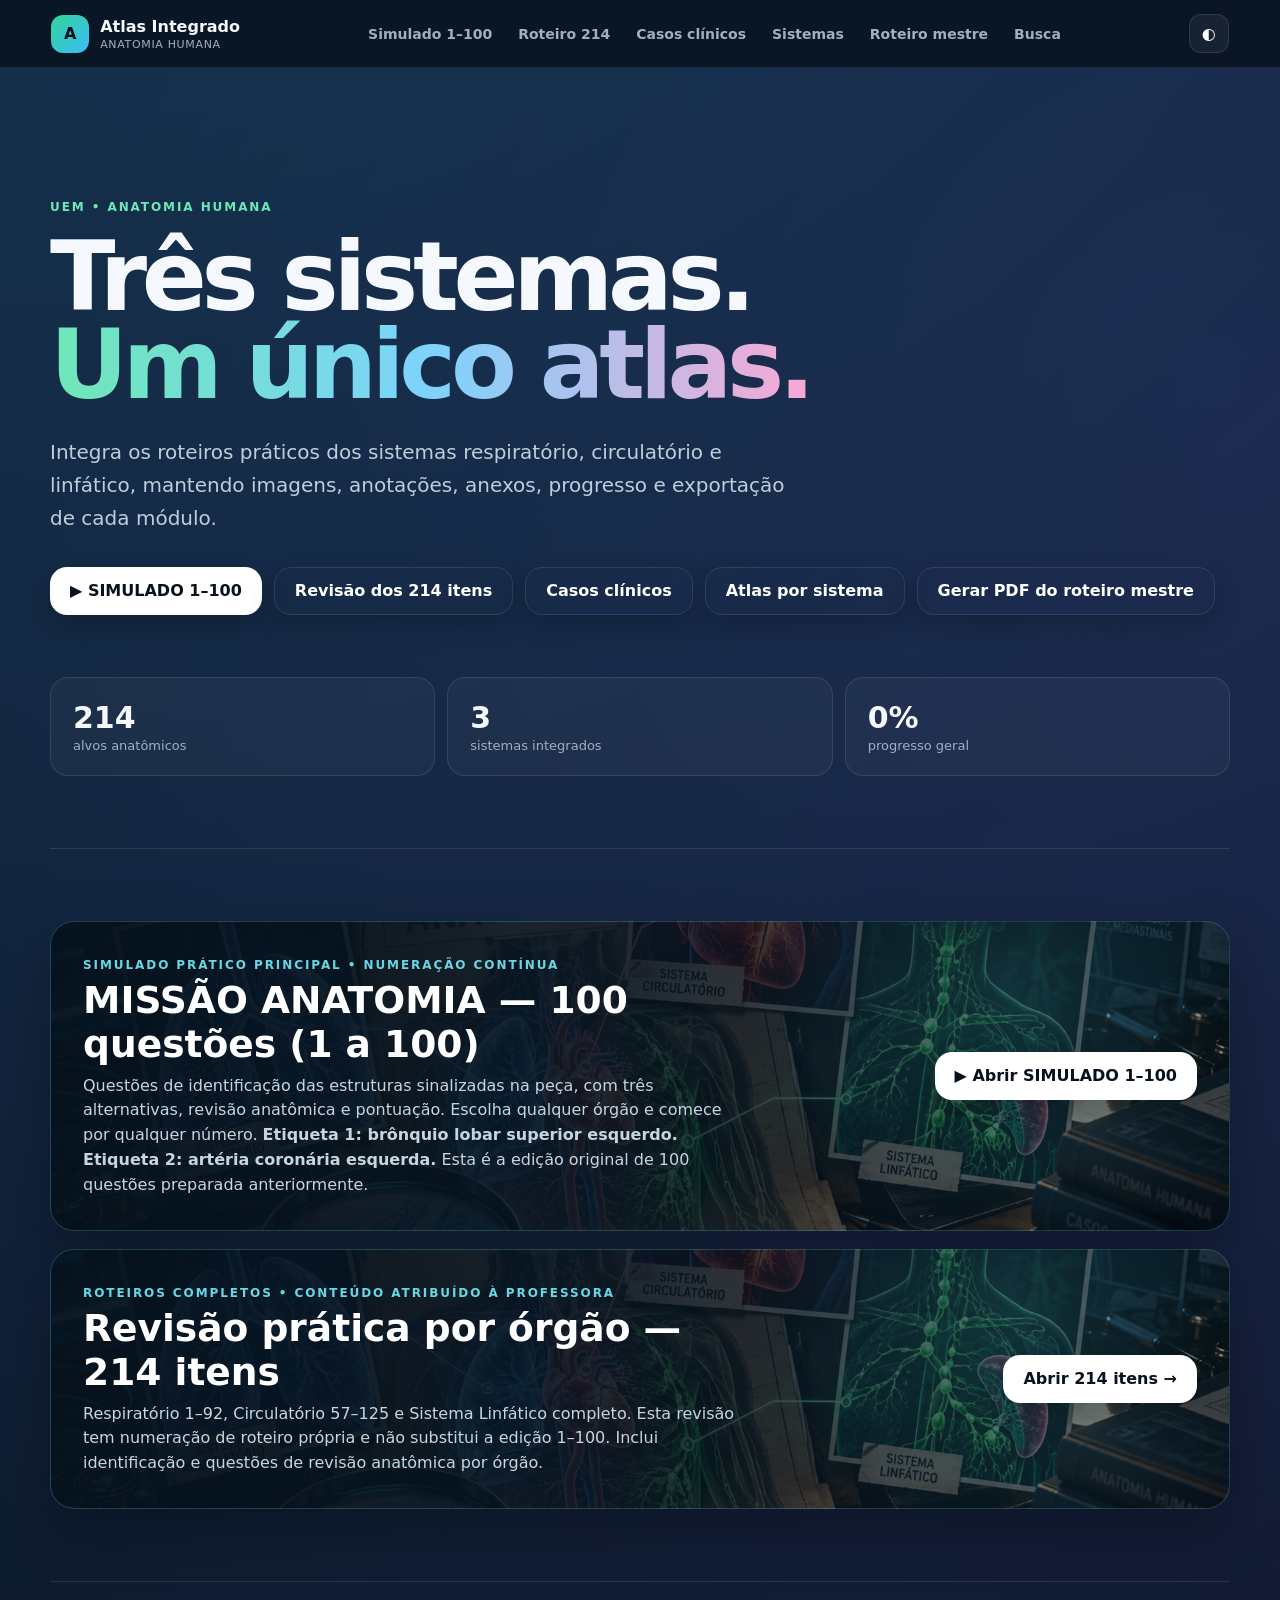
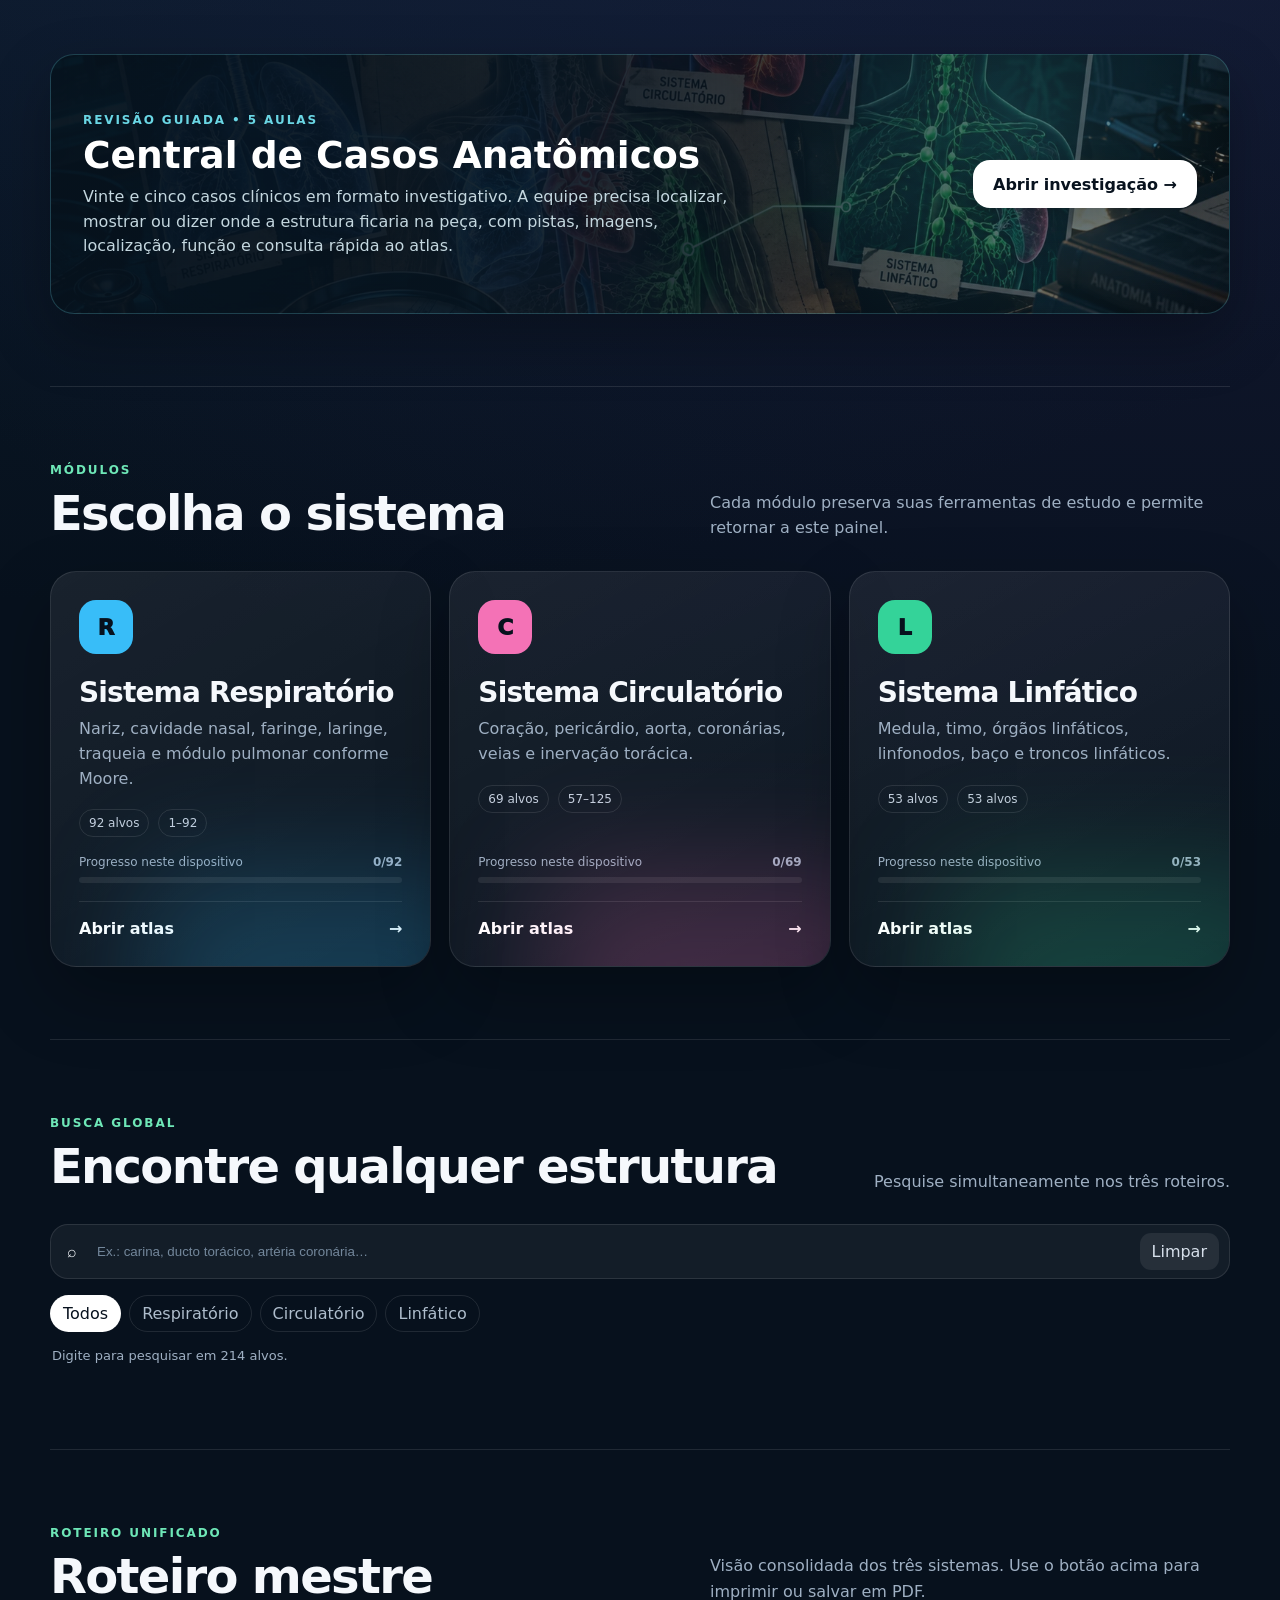
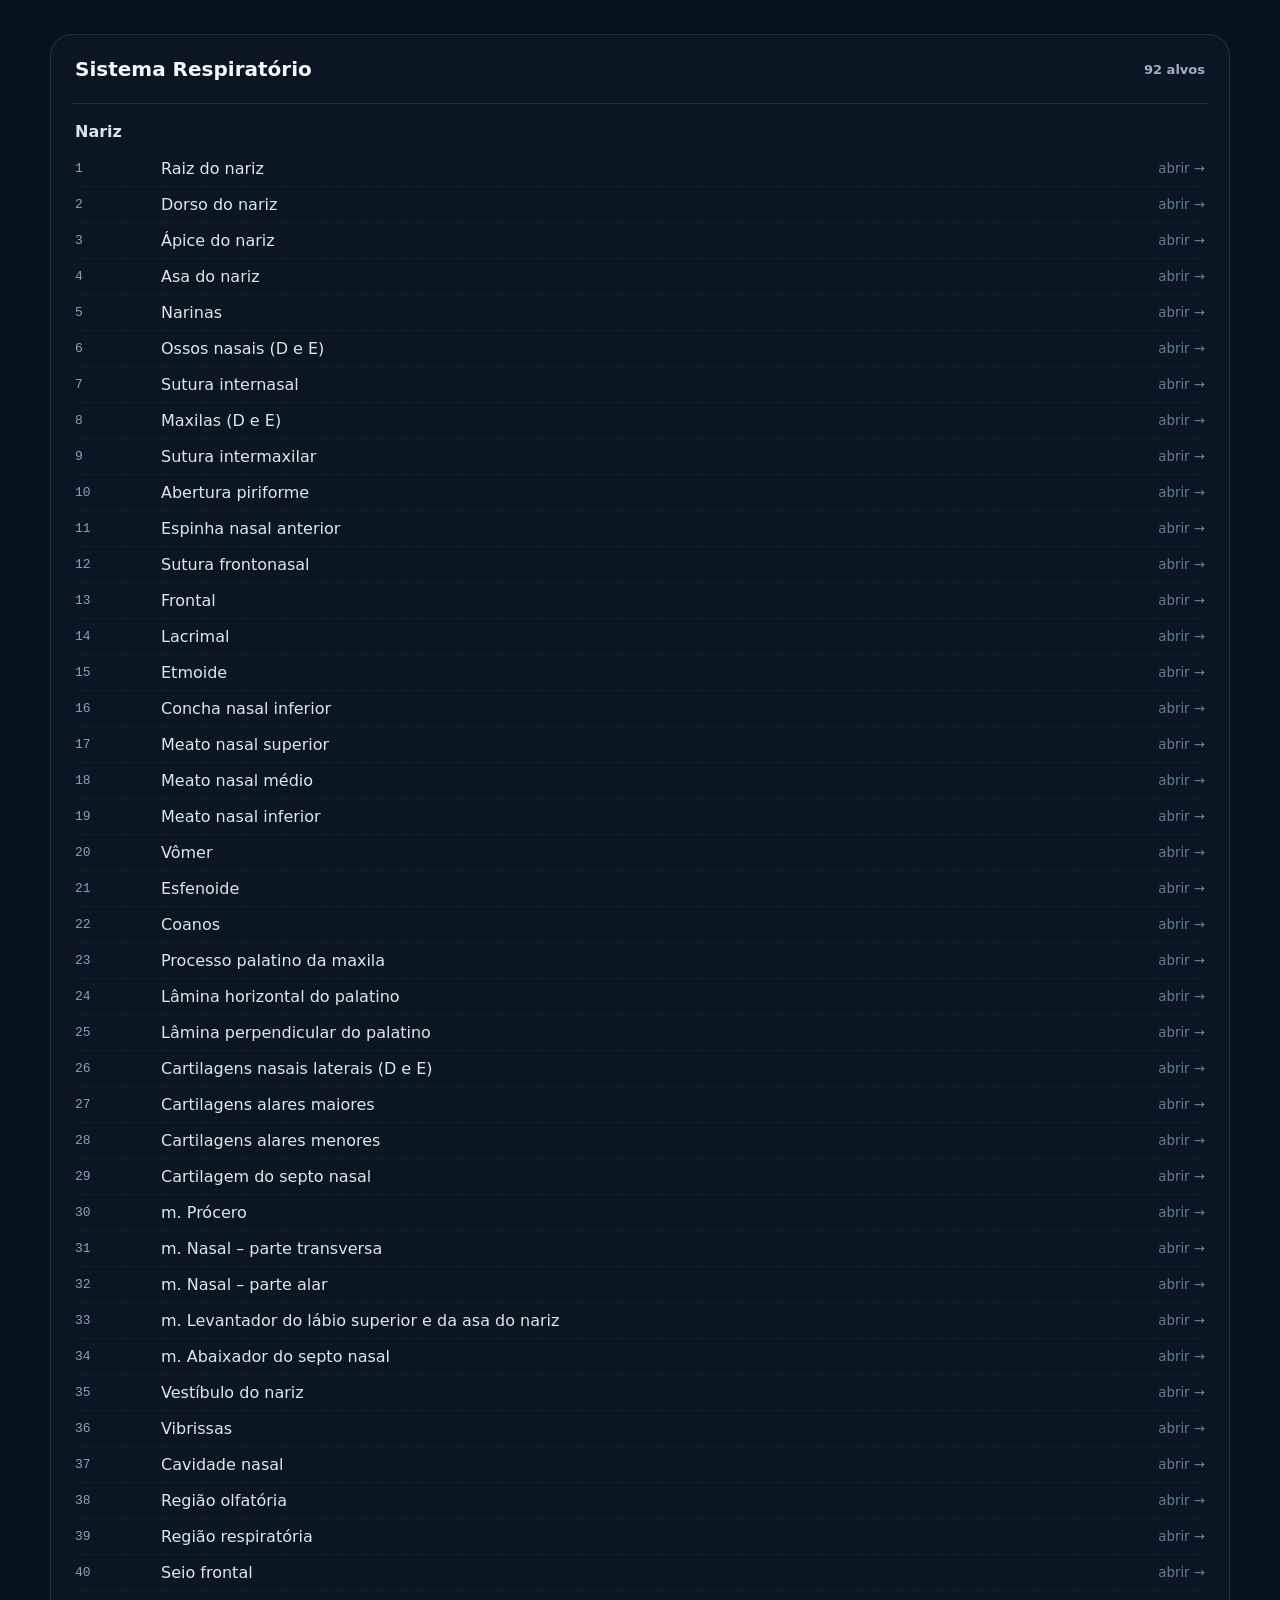
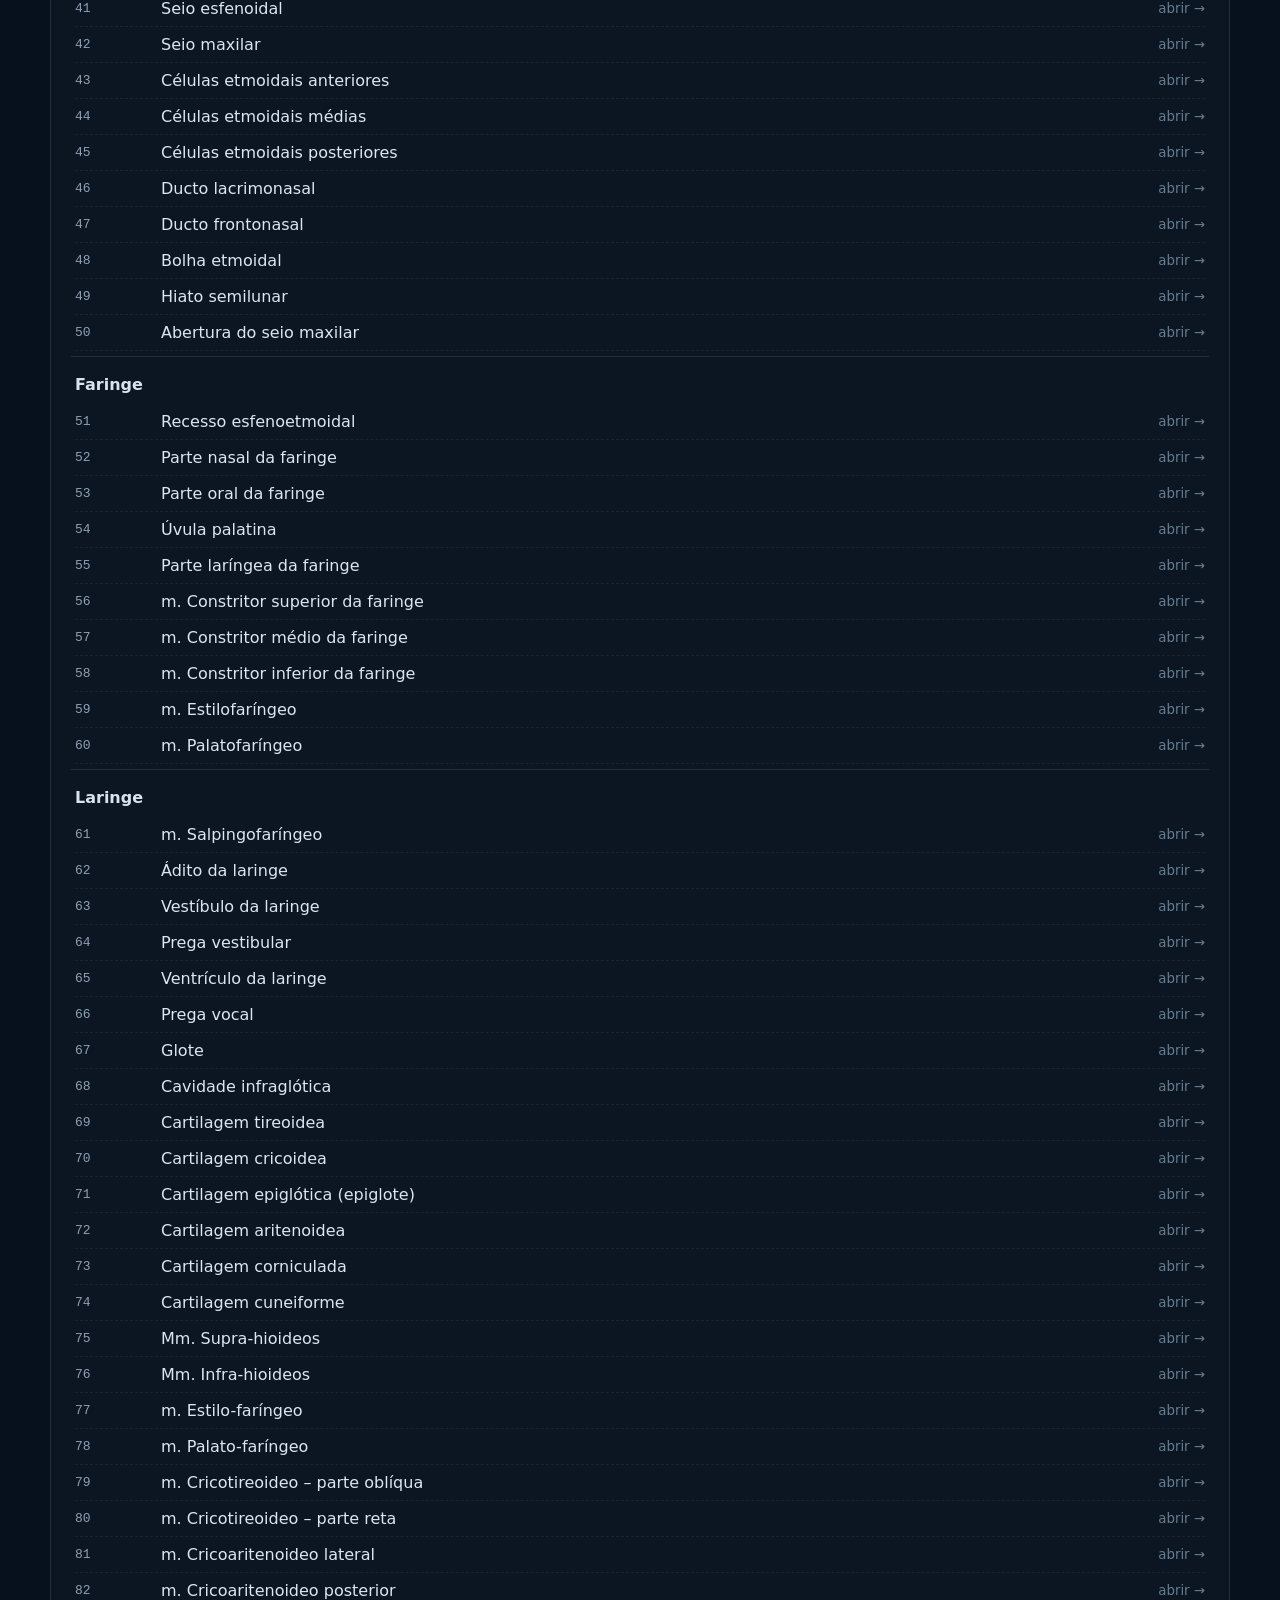
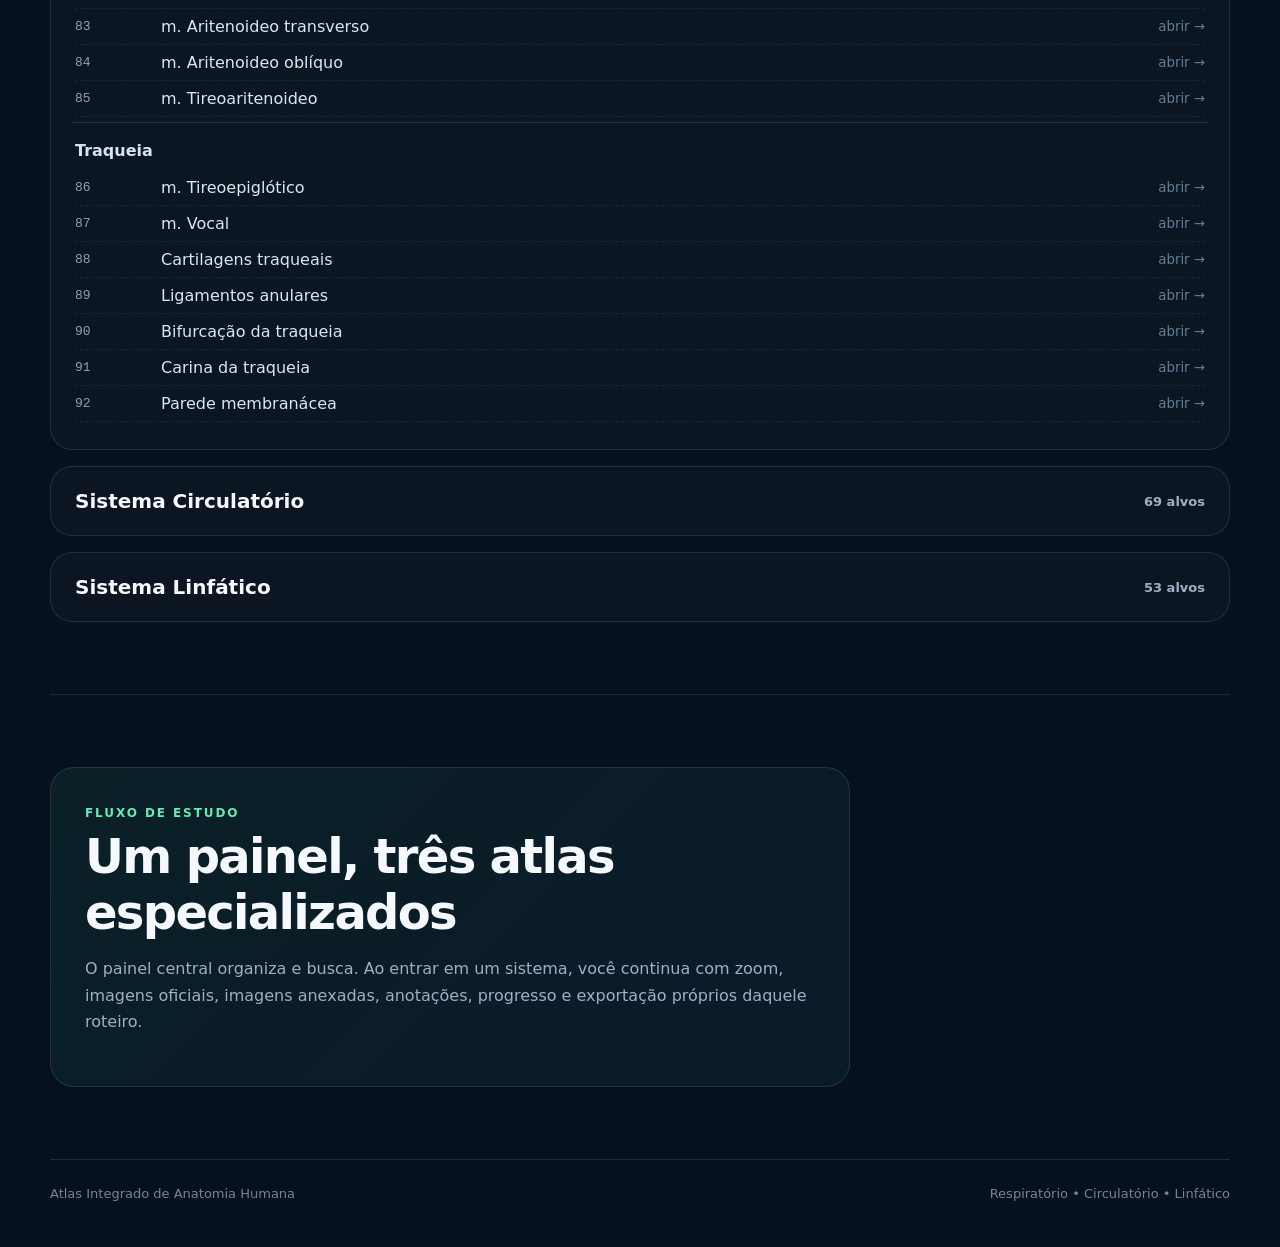
<file: index.html>
<!doctype html>
<html lang="pt-BR">
<head>
<meta charset="utf-8"><meta name="viewport" content="width=device-width,initial-scale=1,viewport-fit=cover">
<meta name="theme-color" content="#07111d"><meta name="description" content="Atlas Integrado de Anatomia Humana: sistemas respiratório, circulatório e linfático.">
<title>Atlas Integrado — Anatomia Humana</title>
<link rel="manifest" href="manifest.webmanifest"><link rel="icon" href="icons/icon-192.png"><link rel="stylesheet" href="styles.css">
</head>
<body>
<header class="topbar">
  <a class="brand" href="#inicio"><span class="brandmark">A</span><span><b>Atlas Integrado</b><small>Anatomia Humana</small></span></a>
  <nav><a href="simulado-100/index.html">Simulado 1–100</a><a href="simulado-pratico/index.html">Roteiro 214</a><a href="casos-clinicos/index.html">Casos clínicos</a><a href="#sistemas">Sistemas</a><a href="#roteiro">Roteiro mestre</a><a href="#busca">Busca</a></nav>
  <div class="actions"><button id="contrastBtn" class="iconbtn" type="button" title="Alto contraste">◐</button><button id="installBtn" class="install hidden" type="button">Instalar</button></div>
</header>
<main>
<section class="hero" id="inicio">
 <div class="eyebrow">UEM • Anatomia Humana</div>
 <h1>Três sistemas.<br><span>Um único atlas.</span></h1>
 <p>Integra os roteiros práticos dos sistemas respiratório, circulatório e linfático, mantendo imagens, anotações, anexos, progresso e exportação de cada módulo.</p>
 <div class="hero-actions"><a class="primary" href="simulado-100/index.html">▶ SIMULADO 1–100</a><a class="secondary" href="simulado-pratico/index.html">Revisão dos 214 itens</a><a class="secondary" href="casos-clinicos/index.html">Casos clínicos</a><a class="secondary" href="#sistemas">Atlas por sistema</a><button class="secondary" id="printMaster" type="button">Gerar PDF do roteiro mestre</button></div>
 <div class="stats"><div><strong id="totalTargets">214</strong><span>alvos anatômicos</span></div><div><strong>3</strong><span>sistemas integrados</span></div><div><strong id="globalDone">0%</strong><span>progresso geral</span></div></div>
</section>
<section class="case-launch section" id="simulado">
 <div class="case-launch-card"><div><span class="kicker">SIMULADO PRÁTICO PRINCIPAL • NUMERAÇÃO CONTÍNUA</span><h2>MISSÃO ANATOMIA — 100 questões (1 a 100)</h2><p>Questões de identificação das estruturas sinalizadas na peça, com três alternativas, revisão anatômica e pontuação. Escolha qualquer órgão e comece por qualquer número. <strong>Etiqueta 1: brônquio lobar superior esquerdo. Etiqueta 2: artéria coronária esquerda.</strong> Esta é a edição original de 100 questões preparada anteriormente.</p></div><a href="simulado-100/index.html" class="primary">▶ Abrir SIMULADO 1–100</a></div>
 <div class="case-launch-card" style="margin-top:18px"><div><span class="kicker">ROTEIROS COMPLETOS • CONTEÚDO ATRIBUÍDO À PROFESSORA</span><h2>Revisão prática por órgão — 214 itens</h2><p>Respiratório 1–92, Circulatório 57–125 e Sistema Linfático completo. Esta revisão tem numeração de roteiro própria e não substitui a edição 1–100. Inclui identificação e questões de revisão anatômica por órgão.</p></div><a href="simulado-pratico/index.html" class="primary">Abrir 214 itens →</a></div>
</section>
<section class="case-launch section">
 <div class="case-launch-card"><div><span class="kicker">Revisão guiada • 5 aulas</span><h2>Central de Casos Anatômicos</h2><p>Vinte e cinco casos clínicos em formato investigativo. A equipe precisa localizar, mostrar ou dizer onde a estrutura ficaria na peça, com pistas, imagens, localização, função e consulta rápida ao atlas.</p></div><a href="casos-clinicos/index.html" class="primary">Abrir investigação →</a></div>
</section>
<section class="systems section" id="sistemas">
 <div class="section-head"><div><span class="kicker">Módulos</span><h2>Escolha o sistema</h2></div><p>Cada módulo preserva suas ferramentas de estudo e permite retornar a este painel.</p></div>
 <div id="systemGrid" class="system-grid"></div>
</section>
<section class="search-section section" id="busca">
 <div class="section-head"><div><span class="kicker">Busca global</span><h2>Encontre qualquer estrutura</h2></div><p>Pesquise simultaneamente nos três roteiros.</p></div>
 <div class="searchbox"><span>⌕</span><input id="globalSearch" type="search" placeholder="Ex.: carina, ducto torácico, artéria coronária…" autocomplete="off"><button id="clearSearch" type="button">Limpar</button></div>
 <div class="filter-row" id="systemFilters"><button class="chip active" data-system="all">Todos</button><button class="chip" data-system="respiratorio">Respiratório</button><button class="chip" data-system="circulatorio">Circulatório</button><button class="chip" data-system="linfatico">Linfático</button></div>
 <div id="searchMeta" class="search-meta">Digite para pesquisar em 214 alvos.</div>
 <div id="searchResults" class="results"></div>
</section>
<section class="master section" id="roteiro">
 <div class="section-head"><div><span class="kicker">Roteiro unificado</span><h2>Roteiro mestre</h2></div><p>Visão consolidada dos três sistemas. Use o botão acima para imprimir ou salvar em PDF.</p></div>
 <div id="masterLists" class="master-lists"></div>
</section>
<section class="study-note section"><div><span class="kicker">Fluxo de estudo</span><h2>Um painel, três atlas especializados</h2><p>O painel central organiza e busca. Ao entrar em um sistema, você continua com zoom, imagens oficiais, imagens anexadas, anotações, progresso e exportação próprios daquele roteiro.</p></div></section>
</main>
<footer><span>Atlas Integrado de Anatomia Humana</span><span>Respiratório • Circulatório • Linfático</span></footer>
<script src="master-data.js"></script><script src="app.js"></script>
</body></html>
</file>
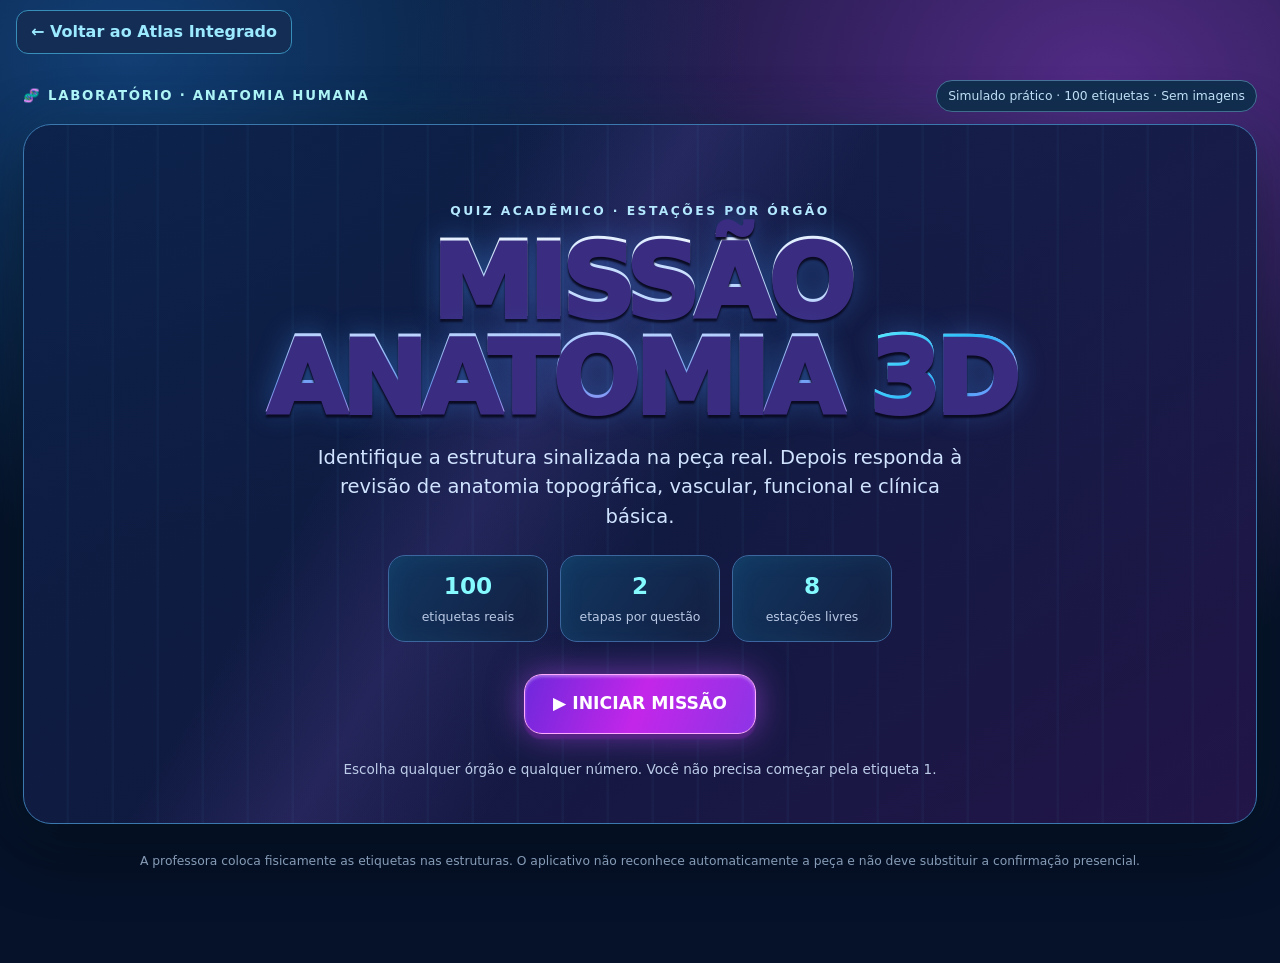
<file: simulado-100/index.html>
<!doctype html><html lang="pt-BR"><head><meta charset="utf-8"><meta name="viewport" content="width=device-width,initial-scale=1,viewport-fit=cover"><meta name="theme-color" content="#06152d"><title>MISSÃO ANATOMIA 3D · Simulado Prático</title><style>
:root{color-scheme:dark;--bg:#061229;--panel:#0e2140;--panel2:#132a4d;--muted:#b3c8ec;--cyan:#52eff6;--pink:#ed63ea;--violet:#ad7dff;--mint:#78ffbd;--red:#ff8aa5;--gold:#ffd77d}*{box-sizing:border-box}html{scroll-behavior:smooth}body{margin:0;background:radial-gradient(ellipse at 10% 5%,#123f75 0,transparent 38%),radial-gradient(ellipse at 86% 9%,#522b85 0,transparent 45%),#061229;font:16px/1.5 system-ui,'Segoe UI',sans-serif;color:#f2f8ff}button,input,select{font:inherit}button{cursor:pointer}button:focus-visible,input:focus-visible,select:focus-visible{outline:3px solid #74f4fe;outline-offset:2px}.hidden{display:none!important}.wrap{max-width:1270px;margin:auto;padding:14px 18px 64px}header{display:flex;justify-content:space-between;align-items:center;gap:10px;flex-wrap:wrap;padding:12px 0}.brand{font-weight:900;color:#b6feff;letter-spacing:.13em;text-transform:uppercase;font-size:.83rem}.chip{border:1px solid #487699;border-radius:999px;background:#132e50;padding:6px 11px;color:#c9e9ff;font-size:.77rem}.hero{position:relative;text-align:center;border:1px solid #3a78ae;border-radius:28px;padding:clamp(22px,5vw,64px) 20px 30px;overflow:hidden;background:linear-gradient(145deg,#0c2148e8,#111b43e8 52%,#25154be8);box-shadow:0 20px 70px #0007,0 0 55px #1f8bc51d}.hero:before{content:"";position:absolute;inset:-140px 0 0;pointer-events:none;background:repeating-linear-gradient(90deg,transparent 0 42px,#51ceff09 43px 45px),linear-gradient(120deg,transparent 0 34%,#a36cff23 44%,transparent 55%);animation:sweep 11s linear infinite}@keyframes sweep{50%{transform:translateX(6%)}}.hero>*{position:relative}.over{font-size:.77rem;letter-spacing:.2em;color:#b5e9ff;font-weight:850;text-transform:uppercase}.hero h1{font-weight:1000;line-height:.94;margin:10px 0 18px;font-size:clamp(2.7rem,8vw,6.8rem);letter-spacing:-.05em;text-shadow:0 3px #3a2d81,0 6px 2px #0a0b22,0 0 29px #4699ff55;background:linear-gradient(180deg,#fff,#c6d8ff 57%,#7c9df0 80%,#e8a1ff);color:transparent;background-clip:text;-webkit-background-clip:text}.hero h1 span{background:linear-gradient(135deg,#61faff,#28bffa,#bb7eff);background-clip:text;-webkit-background-clip:text}.sub{color:#d0e3ff;font-size:clamp(.98rem,2vw,1.22rem);margin:0 auto 24px;max-width:670px}.scenes{display:flex;justify-content:center;gap:12px;flex-wrap:wrap;margin:20px auto;max-width:900px}.scenes>div{border-radius:17px;padding:13px 16px;min-width:160px;border:1px solid #3b669e;background:linear-gradient(125deg,#113761,#141d40);box-shadow:inset 0 0 24px #249ac01c}.scenes strong{display:block;color:#84faff;font-size:1.45rem}.scenes span{font-size:.78rem;color:#b9c9e5}.start{padding:16px 28px;border:1px solid #ffaaff;border-radius:18px;background:linear-gradient(110deg,#6e28dc,#c326e9,#8d34e6);box-shadow:0 5px 2px #542384,0 0 35px #bb4efb91,inset 0 2px 3px #fff5;color:white;font-weight:900;font-size:1.08rem;margin:12px 0}.start:hover{filter:brightness(1.14)}.hintline{color:#bccce8;font-size:.85rem}.panel{border:1px solid #3d6593;background:linear-gradient(145deg,#132b51,#0c1f3b);border-radius:18px;padding:16px;margin-top:15px;box-shadow:0 12px 30px #0003}h2{margin:0 0 12px;font-size:1.24rem}h3{margin:6px 0;font-size:1.03rem}.row{display:flex;gap:10px;flex-wrap:wrap;align-items:center}.flex{flex:1}.btn{color:#e4f7ff;background:#153962;border:1px solid #4f7dae;border-radius:13px;padding:10px 14px;font-weight:750}.btn:hover{background:#265283}.btn.primary{background:linear-gradient(125deg,#125f92,#218ab8);border-color:#4ac9f1}.btn.mini{font-size:.83rem;padding:7px 10px}input,select{background:#0a1b34;color:#fff;border:1px solid #5977a1;border-radius:11px;min-height:43px;padding:9px 12px;max-width:100%}.field{display:flex;flex-direction:column;gap:5px;font-weight:750;font-size:.82rem}.field input,.field select{font-size:.95rem}.orggrid{display:grid;grid-template-columns:repeat(auto-fit,minmax(192px,1fr));gap:9px}.org{border:1px solid #44759d;background:linear-gradient(140deg,#19426c,#17244b);border-radius:14px;text-align:left;padding:13px;color:#fff;min-height:79px}.org[aria-pressed="true"]{outline:2px solid #56e9ef;border-color:#5fefff;background:#1f5272}.org strong{display:block}.org small{color:#adc8ec}.org span{font-size:1.3rem}.tip{border-left:4px solid #52def4;background:#092f4a;border-radius:9px;padding:11px 14px;margin:12px 0;color:#dbfaff;font-size:.92rem}.lay{display:grid;grid-template-columns:275px minmax(0,1fr);gap:16px}.grid{display:grid;grid-template-columns:repeat(auto-fill,minmax(55px,1fr));gap:6px}.num{background:#102a50;border:1px solid #4571a8;border-radius:10px;height:46px;color:#e8f2ff;font-weight:900}.num.active{outline:2px solid #69f4ff}.num.done{background:#155c60;border-color:#4bd1b9}.num.other{background:#543046;border-color:#d48eb5}.stat{display:flex;gap:12px;flex-wrap:wrap}.stat b{color:#8cfff4}.card{border:1px solid #406f9d;border-radius:19px;background:linear-gradient(135deg,#132d54,#132240);padding:clamp(16px,3vw,28px);min-height:360px}.tag{border:1px solid #48b3ce;color:#8ffaff;display:inline-flex;padding:6px 14px;border-radius:999px;font-weight:950;font-size:.93rem;background:#103656}.question{font-size:clamp(1.13rem,2.9vw,1.58rem);font-weight:850;margin:20px 0 13px}.choices{display:grid;gap:9px;margin:16px 0}.choice{border:1px solid #5376a8;border-radius:13px;background:#102b50;padding:12px;color:white;display:flex;gap:12px;text-align:left;align-items:center}.choice b{display:flex;width:34px;height:34px;border-radius:9px;justify-content:center;align-items:center;background:#22678d;color:#e8fcff;flex-shrink:0}.choice:hover:not(:disabled){background:#204970;border-color:#71d2f2}.choice:disabled{cursor:default;opacity:1}.choice.correct{background:#115648;border-color:#6affc6}.choice.wrong{background:#64314c;border-color:#f598ad}.feedback{border-radius:12px;border:1px solid #4776a0;background:#0d3857;padding:13px 16px;margin:14px 0;color:#e3f9ff}.feedback.bad{border-color:#ab6a88;background:#40253e}.muted{color:#b4c7e4;font-size:.89rem}.actions{display:flex;align-items:center;justify-content:space-between;flex-wrap:wrap;gap:9px;margin-top:16px}.review{border:1px solid #5f509f;background:#251d4f;border-radius:14px;padding:12px 15px;margin:13px 0}.review .question{margin:10px 0 8px;font-size:1.2rem}.review .choice{background:#242850}.explain{background:#0d3649;border-left:3px solid #69f0df;padding:13px;margin:10px 0}.footer{text-align:center;color:#9fb7d6;margin:28px auto;font-size:.77rem}.print{display:none}@media(max-width:730px){.lay{grid-template-columns:1fr}.hero h1{font-size:clamp(2.5rem,11vw,4rem)}.wrap{padding:10px}.panel{padding:12px}.orggrid{grid-template-columns:repeat(2,minmax(0,1fr))}.scenes>div{min-width:105px;flex:1}.row{align-items:stretch}.field{flex:1}.question{font-size:1.14rem}}@media print{header,.hero,.orggrid,.tip,.sidebar,.card,.toolbar,.footer{display:none!important}body{background:#fff;color:#111}.print{display:block!important}}
</style><link rel="manifest" href="manifest.webmanifest"></head><body><a href="../index.html" style="position:relative;z-index:20;display:inline-block;margin:10px 16px 0;color:#9beaff;background:#132d55;border:1px solid #368eb9;border-radius:12px;padding:9px 14px;text-decoration:none;font-weight:700">← Voltar ao Atlas Integrado</a><div class="wrap"><header><span class="brand">🧬 Laboratório · Anatomia Humana</span><span class="chip">Simulado prático · 100 etiquetas · Sem imagens</span></header><section class="hero" id="hero"><p class="over">Quiz acadêmico · estações por órgão</p><h1>MISSÃO<br>ANATOMIA <span>3D</span></h1><p class="sub">Identifique a estrutura sinalizada na peça real. Depois responda à revisão de anatomia topográfica, vascular, funcional e clínica básica.</p><div class="scenes"><div><strong>100</strong><span>etiquetas reais</span></div><div><strong>2</strong><span>etapas por questão</span></div><div><strong>8</strong><span>estações livres</span></div></div><button class="start" id="start">▶ INICIAR MISSÃO</button><p class="hintline">Escolha qualquer órgão e qualquer número. Você não precisa começar pela etiqueta 1.</p></section><main id="game" class="hidden"><div class="panel toolbar"><div class="row" style="justify-content:space-between"><h2>Selecione a peça anatômica</h2><button class="btn mini" id="back">← Capa</button></div><div class="row"><label class="field">Equipe / identificação<input id="student" placeholder="Ex.: Grupo 3"></label><label class="field">Buscar etiqueta<input id="number" type="number" min="1" max="100" placeholder="1 a 100"></label><button class="btn primary" id="goto">Ir para etiqueta</button><button class="btn" id="export">Exportar CSV</button><button class="btn" id="report">Imprimir resultado</button><button class="btn" id="reset">Reiniciar respostas</button></div><p class="muted">A numeração 1–100 pertence às etiquetas deste simulado. Os códigos C e R indicam o roteiro original, não o número da etiqueta.</p><div class="orggrid" id="orgs"></div><div class="tip" id="tip"></div></div><div class="lay" style="margin-top:16px"><div class="panel sidebar"><h2>Etiquetas disponíveis</h2><div class="stat"><span>Respondidas: <b id="done">0/100</b></span><span>Pontos: <b id="pts">0</b></span></div><p class="muted">Identificação 10 pontos + revisão 5 pontos.</p><div class="grid" id="numbers"></div></div><div class="card" id="stage"></div></div></main><div id="reportPrint" class="print"></div><footer class="footer">A professora coloca fisicamente as etiquetas nas estruturas. O aplicativo não reconhece automaticamente a peça e não deve substituir a confirmação presencial.</footer></div><script>
const BANK=[{"n":1,"organ":"bronquios","name":"Brônquio lobar superior esquerdo","ref":"R-094, subitem","fact":"Origina-se do brônquio principal esquerdo e ventila o lobo superior esquerdo; seus ramos incluem as divisões apicoposterior, anterior e lingular.","options":[{"name":"Brônquio lobar médio direito","fact":"Ramo do brônquio intermediário direito destinado ao lobo médio; origina brônquios segmentares medial e lateral.","n":90},{"name":"Brônquio principal direito","fact":"Ramo da bifurcação traqueal geralmente mais curto, largo e vertical que o esquerdo; dá origem ao brônquio lobar superior direito.","n":89},{"name":"Brônquio lobar superior esquerdo","fact":"Origina-se do brônquio principal esquerdo e ventila o lobo superior esquerdo; seus ramos incluem as divisões apicoposterior, anterior e lingular.","n":1}],"answer":2,"review_options":[{"text":"Origina-se do brônquio principal esquerdo e ventila o lobo superior esquerdo; seus ramos incluem as divisões apicoposterior, anterior e lingular.","n":1},{"text":"Ramo da bifurcação traqueal geralmente mais curto, largo e vertical que o esquerdo; dá origem ao brônquio lobar superior direito.","n":89},{"text":"Ramo do brônquio intermediário direito destinado ao lobo médio; origina brônquios segmentares medial e lateral.","n":90}],"review_answer":0,"place":"No hilo ou na árvore brônquica esquerda, marque o ramo que se dirige ao lobo superior após sair do brônquio principal esquerdo, ANTES de suas divisões segmentares."},{"n":2,"organ":"vasc_cor","name":"Artéria coronária esquerda (tronco)","ref":"C-083","fact":"Tronco arterial curto que nasce no seio aórtico esquerdo e passa entre o tronco pulmonar e a aurícula esquerda antes de dividir-se, habitualmente, em interventricular anterior e circunflexa.","options":[{"name":"Artéria coronária esquerda (tronco)","fact":"Tronco arterial curto que nasce no seio aórtico esquerdo e passa entre o tronco pulmonar e a aurícula esquerda antes de dividir-se, habitualmente, em interventricular anterior e circunflexa.","n":2},{"name":"Artéria coronária direita","fact":"Origina-se no seio aórtico direito e percorre o sulco coronário à direita, entre átrio direito e ventrículo direito, dando ramos marginais e, conforme a dominância, interventricular posterior.","n":3},{"name":"Óstio da artéria coronária esquerda","fact":"Abertura da origem da artéria coronária esquerda localizada no seio aórtico esquerdo, superiormente à valva semilunar correspondente.","n":25}],"answer":0,"review_options":[{"text":"Abertura da origem da artéria coronária esquerda localizada no seio aórtico esquerdo, superiormente à valva semilunar correspondente.","n":25},{"text":"Origina-se no seio aórtico direito e percorre o sulco coronário à direita, entre átrio direito e ventrículo direito, dando ramos marginais e, conforme a dominância, interventricular posterior.","n":3},{"text":"Tronco arterial curto que nasce no seio aórtico esquerdo e passa entre o tronco pulmonar e a aurícula esquerda antes de dividir-se, habitualmente, em interventricular anterior e circunflexa.","n":2}],"review_answer":2,"place":"Marque o tronco coronariano ESQUERDO antes de sua divisão; fica entre o tronco pulmonar e a aurícula esquerda. Não marque a descendente anterior ou a circunflexa."},{"n":3,"organ":"vasc_cor","name":"Artéria coronária direita","ref":"C-081","fact":"Origina-se no seio aórtico direito e percorre o sulco coronário à direita, entre átrio direito e ventrículo direito, dando ramos marginais e, conforme a dominância, interventricular posterior.","options":[{"name":"Artéria coronária esquerda (tronco)","fact":"Tronco arterial curto que nasce no seio aórtico esquerdo e passa entre o tronco pulmonar e a aurícula esquerda antes de dividir-se, habitualmente, em interventricular anterior e circunflexa.","n":2},{"name":"Artéria coronária direita","fact":"Origina-se no seio aórtico direito e percorre o sulco coronário à direita, entre átrio direito e ventrículo direito, dando ramos marginais e, conforme a dominância, interventricular posterior.","n":3},{"name":"Óstio da artéria coronária esquerda","fact":"Abertura da origem da artéria coronária esquerda localizada no seio aórtico esquerdo, superiormente à valva semilunar correspondente.","n":25}],"answer":1,"review_options":[{"text":"Abertura da origem da artéria coronária esquerda localizada no seio aórtico esquerdo, superiormente à valva semilunar correspondente.","n":25},{"text":"Origina-se no seio aórtico direito e percorre o sulco coronário à direita, entre átrio direito e ventrículo direito, dando ramos marginais e, conforme a dominância, interventricular posterior.","n":3},{"text":"Tronco arterial curto que nasce no seio aórtico esquerdo e passa entre o tronco pulmonar e a aurícula esquerda antes de dividir-se, habitualmente, em interventricular anterior e circunflexa.","n":2}],"review_answer":1,"place":"No sulco coronário DIREITO, identifique a artéria que sai do seio aórtico direito, entre aurícula/átrio direito e ventrículo direito."},{"n":4,"organ":"vasc_cor","name":"Ramo interventricular anterior (DAE)","ref":"C-103","fact":"Ramo da coronária esquerda que percorre o sulco interventricular anterior rumo ao ápice, emitindo ramos diagonais e septais.","options":[{"name":"Ramo diagonal da interventricular anterior","fact":"Ramo da artéria interventricular anterior que segue obliquamente pela face anterolateral do ventrículo esquerdo.","n":22},{"name":"Ramo interventricular posterior","fact":"Artéria que percorre o sulco interventricular posterior, normalmente originada da coronária direita em corações com dominância direita.","n":8},{"name":"Ramo interventricular anterior (DAE)","fact":"Ramo da coronária esquerda que percorre o sulco interventricular anterior rumo ao ápice, emitindo ramos diagonais e septais.","n":4}],"answer":2,"review_options":[{"text":"Ramo da coronária esquerda que percorre o sulco interventricular anterior rumo ao ápice, emitindo ramos diagonais e septais.","n":4},{"text":"Artéria que percorre o sulco interventricular posterior, normalmente originada da coronária direita em corações com dominância direita.","n":8},{"text":"Ramo da artéria interventricular anterior que segue obliquamente pela face anterolateral do ventrículo esquerdo.","n":22}],"review_answer":0,"place":"No sulco interventricular ANTERIOR, marque a artéria que segue em direção ao ápice junto à veia interventricular anterior."},{"n":5,"organ":"vasc_cor","name":"Ramo circunflexo da coronária esquerda","ref":"C-104","fact":"Contorna a margem esquerda no sulco coronário sob a aurícula esquerda e origina, entre outros, ramos marginais obtusos.","options":[{"name":"Ramo circunflexo da coronária esquerda","fact":"Contorna a margem esquerda no sulco coronário sob a aurícula esquerda e origina, entre outros, ramos marginais obtusos.","n":5},{"name":"Ramo interventricular anterior (DAE)","fact":"Ramo da coronária esquerda que percorre o sulco interventricular anterior rumo ao ápice, emitindo ramos diagonais e septais.","n":4},{"name":"Ramo marginal direito","fact":"Ramo da coronária direita que desce em direção ao ápice ao longo da margem inferior ou aguda do ventrículo direito.","n":6}],"answer":0,"review_options":[{"text":"Ramo da coronária direita que desce em direção ao ápice ao longo da margem inferior ou aguda do ventrículo direito.","n":6},{"text":"Ramo da coronária esquerda que percorre o sulco interventricular anterior rumo ao ápice, emitindo ramos diagonais e septais.","n":4},{"text":"Contorna a margem esquerda no sulco coronário sob a aurícula esquerda e origina, entre outros, ramos marginais obtusos.","n":5}],"review_answer":2,"place":"Acompanhe o tronco coronário esquerdo para a esquerda, sob a aurícula esquerda, no sulco coronário."},{"n":6,"organ":"vasc_cor","name":"Ramo marginal direito","ref":"C-098","fact":"Ramo da coronária direita que desce em direção ao ápice ao longo da margem inferior ou aguda do ventrículo direito.","options":[{"name":"Ramo marginal esquerdo (obtuso)","fact":"Ramo geralmente originado da circunflexa que desce pela margem obtusa, irrigando parte da parede lateral do ventrículo esquerdo.","n":7},{"name":"Ramo marginal direito","fact":"Ramo da coronária direita que desce em direção ao ápice ao longo da margem inferior ou aguda do ventrículo direito.","n":6},{"name":"Ramo circunflexo da coronária esquerda","fact":"Contorna a margem esquerda no sulco coronário sob a aurícula esquerda e origina, entre outros, ramos marginais obtusos.","n":5}],"answer":1,"review_options":[{"text":"Contorna a margem esquerda no sulco coronário sob a aurícula esquerda e origina, entre outros, ramos marginais obtusos.","n":5},{"text":"Ramo da coronária direita que desce em direção ao ápice ao longo da margem inferior ou aguda do ventrículo direito.","n":6},{"text":"Ramo geralmente originado da circunflexa que desce pela margem obtusa, irrigando parte da parede lateral do ventrículo esquerdo.","n":7}],"review_answer":1,"place":"Na margem aguda ou inferior do ventrículo direito, localize ramo descendente da coronária direita."},{"n":7,"organ":"vasc_cor","name":"Ramo marginal esquerdo (obtuso)","ref":"C-104, subitem","fact":"Ramo geralmente originado da circunflexa que desce pela margem obtusa, irrigando parte da parede lateral do ventrículo esquerdo.","options":[{"name":"Ramo marginal direito","fact":"Ramo da coronária direita que desce em direção ao ápice ao longo da margem inferior ou aguda do ventrículo direito.","n":6},{"name":"Ramo interventricular posterior","fact":"Artéria que percorre o sulco interventricular posterior, normalmente originada da coronária direita em corações com dominância direita.","n":8},{"name":"Ramo marginal esquerdo (obtuso)","fact":"Ramo geralmente originado da circunflexa que desce pela margem obtusa, irrigando parte da parede lateral do ventrículo esquerdo.","n":7}],"answer":2,"review_options":[{"text":"Ramo geralmente originado da circunflexa que desce pela margem obtusa, irrigando parte da parede lateral do ventrículo esquerdo.","n":7},{"text":"Artéria que percorre o sulco interventricular posterior, normalmente originada da coronária direita em corações com dominância direita.","n":8},{"text":"Ramo da coronária direita que desce em direção ao ápice ao longo da margem inferior ou aguda do ventrículo direito.","n":6}],"review_answer":0,"place":"Na margem obtusa do ventrículo esquerdo, marque ramo descendente originado normalmente da circunflexa."},{"n":8,"organ":"vasc_cor","name":"Ramo interventricular posterior","ref":"C-100","fact":"Artéria que percorre o sulco interventricular posterior, normalmente originada da coronária direita em corações com dominância direita.","options":[{"name":"Ramo interventricular posterior","fact":"Artéria que percorre o sulco interventricular posterior, normalmente originada da coronária direita em corações com dominância direita.","n":8},{"name":"Ramo interventricular anterior (DAE)","fact":"Ramo da coronária esquerda que percorre o sulco interventricular anterior rumo ao ápice, emitindo ramos diagonais e septais.","n":4},{"name":"Ramo diagonal da interventricular anterior","fact":"Ramo da artéria interventricular anterior que segue obliquamente pela face anterolateral do ventrículo esquerdo.","n":22}],"answer":0,"review_options":[{"text":"Ramo da artéria interventricular anterior que segue obliquamente pela face anterolateral do ventrículo esquerdo.","n":22},{"text":"Ramo da coronária esquerda que percorre o sulco interventricular anterior rumo ao ápice, emitindo ramos diagonais e septais.","n":4},{"text":"Artéria que percorre o sulco interventricular posterior, normalmente originada da coronária direita em corações com dominância direita.","n":8}],"review_answer":2,"place":"Na face diafragmática, identifique ramo arterial no sulco interventricular posterior; confirme sua origem na peça."},{"n":9,"organ":"vasc_cor","name":"Veia cardíaca magna","ref":"C-106","fact":"Veia de grande calibre que continua o trajeto da veia interventricular anterior e percorre o sulco coronário esquerdo até chegar ao seio coronário.","options":[{"name":"Veia interventricular posterior (cardíaca média)","fact":"Veia que ascende no sulco interventricular posterior, acompanhando a artéria homônima e terminando no seio coronário.","n":10},{"name":"Veia cardíaca magna","fact":"Veia de grande calibre que continua o trajeto da veia interventricular anterior e percorre o sulco coronário esquerdo até chegar ao seio coronário.","n":9},{"name":"Veia cardíaca parva","fact":"Veia que acompanha o território da margem direita e o sulco coronário direito, podendo drenar na extremidade direita do seio coronário.","n":12}],"answer":1,"review_options":[{"text":"Veia que acompanha o território da margem direita e o sulco coronário direito, podendo drenar na extremidade direita do seio coronário.","n":12},{"text":"Veia de grande calibre que continua o trajeto da veia interventricular anterior e percorre o sulco coronário esquerdo até chegar ao seio coronário.","n":9},{"text":"Veia que ascende no sulco interventricular posterior, acompanhando a artéria homônima e terminando no seio coronário.","n":10}],"review_answer":1,"place":"Marque a porção da grande veia cardíaca que segue no sulco coronário esquerdo, após passar pelo sulco interventricular anterior."},{"n":10,"organ":"vasc_cor","name":"Veia interventricular posterior (cardíaca média)","ref":"C-111","fact":"Veia que ascende no sulco interventricular posterior, acompanhando a artéria homônima e terminando no seio coronário.","options":[{"name":"Veia cardíaca magna","fact":"Veia de grande calibre que continua o trajeto da veia interventricular anterior e percorre o sulco coronário esquerdo até chegar ao seio coronário.","n":9},{"name":"Veia cardíaca parva","fact":"Veia que acompanha o território da margem direita e o sulco coronário direito, podendo drenar na extremidade direita do seio coronário.","n":12},{"name":"Veia interventricular posterior (cardíaca média)","fact":"Veia que ascende no sulco interventricular posterior, acompanhando a artéria homônima e terminando no seio coronário.","n":10}],"answer":2,"review_options":[{"text":"Veia que ascende no sulco interventricular posterior, acompanhando a artéria homônima e terminando no seio coronário.","n":10},{"text":"Veia que acompanha o território da margem direita e o sulco coronário direito, podendo drenar na extremidade direita do seio coronário.","n":12},{"text":"Veia de grande calibre que continua o trajeto da veia interventricular anterior e percorre o sulco coronário esquerdo até chegar ao seio coronário.","n":9}],"review_answer":0,"place":"No sulco interventricular POSTERIOR, marque a veia acompanhante da artéria interventricular posterior."},{"n":11,"organ":"vasc_cor","name":"Seio coronário","ref":"C-108","fact":"Coletor venoso dilatado localizado no sulco atrioventricular posterior, com óstio de drenagem no átrio direito.","options":[{"name":"Seio coronário","fact":"Coletor venoso dilatado localizado no sulco atrioventricular posterior, com óstio de drenagem no átrio direito.","n":11},{"name":"Veia interventricular posterior (cardíaca média)","fact":"Veia que ascende no sulco interventricular posterior, acompanhando a artéria homônima e terminando no seio coronário.","n":10},{"name":"Veia cardíaca parva","fact":"Veia que acompanha o território da margem direita e o sulco coronário direito, podendo drenar na extremidade direita do seio coronário.","n":12}],"answer":0,"review_options":[{"text":"Veia que acompanha o território da margem direita e o sulco coronário direito, podendo drenar na extremidade direita do seio coronário.","n":12},{"text":"Veia que ascende no sulco interventricular posterior, acompanhando a artéria homônima e terminando no seio coronário.","n":10},{"text":"Coletor venoso dilatado localizado no sulco atrioventricular posterior, com óstio de drenagem no átrio direito.","n":11}],"review_answer":2,"place":"No sulco coronário POSTERIOR, sinalize coletor venoso largo que termina no óstio do seio coronário no átrio direito."},{"n":12,"organ":"vasc_cor","name":"Veia cardíaca parva","ref":"C-113","fact":"Veia que acompanha o território da margem direita e o sulco coronário direito, podendo drenar na extremidade direita do seio coronário.","options":[{"name":"Veia interventricular posterior (cardíaca média)","fact":"Veia que ascende no sulco interventricular posterior, acompanhando a artéria homônima e terminando no seio coronário.","n":10},{"name":"Veia cardíaca parva","fact":"Veia que acompanha o território da margem direita e o sulco coronário direito, podendo drenar na extremidade direita do seio coronário.","n":12},{"name":"Veia cardíaca magna","fact":"Veia de grande calibre que continua o trajeto da veia interventricular anterior e percorre o sulco coronário esquerdo até chegar ao seio coronário.","n":9}],"answer":1,"review_options":[{"text":"Veia de grande calibre que continua o trajeto da veia interventricular anterior e percorre o sulco coronário esquerdo até chegar ao seio coronário.","n":9},{"text":"Veia que acompanha o território da margem direita e o sulco coronário direito, podendo drenar na extremidade direita do seio coronário.","n":12},{"text":"Veia que ascende no sulco interventricular posterior, acompanhando a artéria homônima e terminando no seio coronário.","n":10}],"review_answer":1,"place":"No sulco coronário DIREITO, identifique pequeno vaso venoso relacionado à margem direita; confirme continuidade antes de marcar."},{"n":13,"organ":"vasc_cor","name":"Veia interventricular anterior","ref":"C-105","fact":"Segmento venoso que ascende no sulco interventricular anterior junto ao ramo interventricular anterior; é continuação do sistema da veia cardíaca magna.","options":[{"name":"Veia interventricular posterior (cardíaca média)","fact":"Veia que ascende no sulco interventricular posterior, acompanhando a artéria homônima e terminando no seio coronário.","n":10},{"name":"Ramo interventricular anterior (DAE)","fact":"Ramo da coronária esquerda que percorre o sulco interventricular anterior rumo ao ápice, emitindo ramos diagonais e septais.","n":4},{"name":"Veia interventricular anterior","fact":"Segmento venoso que ascende no sulco interventricular anterior junto ao ramo interventricular anterior; é continuação do sistema da veia cardíaca magna.","n":13}],"answer":2,"review_options":[{"text":"Segmento venoso que ascende no sulco interventricular anterior junto ao ramo interventricular anterior; é continuação do sistema da veia cardíaca magna.","n":13},{"text":"Ramo da coronária esquerda que percorre o sulco interventricular anterior rumo ao ápice, emitindo ramos diagonais e septais.","n":4},{"text":"Veia que ascende no sulco interventricular posterior, acompanhando a artéria homônima e terminando no seio coronário.","n":10}],"review_answer":0,"place":"Na face anterior, marque a veia do sulco interventricular anterior, paralela à artéria interventricular anterior."},{"n":14,"organ":"vasc_cor","name":"Veia marginal esquerda","ref":"C-109","fact":"Veia que acompanha a margem obtusa do ventrículo esquerdo e geralmente desemboca na veia cardíaca magna.","options":[{"name":"Veia marginal esquerda","fact":"Veia que acompanha a margem obtusa do ventrículo esquerdo e geralmente desemboca na veia cardíaca magna.","n":14},{"name":"Veia marginal direita","fact":"Veia da margem aguda do ventrículo direito, com drenagem frequente para a veia cardíaca parva.","n":15},{"name":"Veia interventricular anterior","fact":"Segmento venoso que ascende no sulco interventricular anterior junto ao ramo interventricular anterior; é continuação do sistema da veia cardíaca magna.","n":13}],"answer":0,"review_options":[{"text":"Segmento venoso que ascende no sulco interventricular anterior junto ao ramo interventricular anterior; é continuação do sistema da veia cardíaca magna.","n":13},{"text":"Veia da margem aguda do ventrículo direito, com drenagem frequente para a veia cardíaca parva.","n":15},{"text":"Veia que acompanha a margem obtusa do ventrículo esquerdo e geralmente desemboca na veia cardíaca magna.","n":14}],"review_answer":2,"place":"Na margem obtusa do ventrículo esquerdo, procure vaso venoso ascendente com direção à veia cardíaca magna."},{"n":15,"organ":"vasc_cor","name":"Veia marginal direita","ref":"C-112","fact":"Veia da margem aguda do ventrículo direito, com drenagem frequente para a veia cardíaca parva.","options":[{"name":"Veia marginal esquerda","fact":"Veia que acompanha a margem obtusa do ventrículo esquerdo e geralmente desemboca na veia cardíaca magna.","n":14},{"name":"Veia marginal direita","fact":"Veia da margem aguda do ventrículo direito, com drenagem frequente para a veia cardíaca parva.","n":15},{"name":"Veia oblíqua do átrio esquerdo","fact":"Pequena veia de trajeto oblíquo descendente na face posterior do átrio esquerdo, que desemboca na região de formação do seio coronário.","n":16}],"answer":1,"review_options":[{"text":"Pequena veia de trajeto oblíquo descendente na face posterior do átrio esquerdo, que desemboca na região de formação do seio coronário.","n":16},{"text":"Veia da margem aguda do ventrículo direito, com drenagem frequente para a veia cardíaca parva.","n":15},{"text":"Veia que acompanha a margem obtusa do ventrículo esquerdo e geralmente desemboca na veia cardíaca magna.","n":14}],"review_answer":1,"place":"Na margem aguda do ventrículo direito, procure pequena veia paralela ao ramo marginal direito."},{"n":16,"organ":"vasc_cor","name":"Veia oblíqua do átrio esquerdo","ref":"C-107","fact":"Pequena veia de trajeto oblíquo descendente na face posterior do átrio esquerdo, que desemboca na região de formação do seio coronário.","options":[{"name":"Veia marginal direita","fact":"Veia da margem aguda do ventrículo direito, com drenagem frequente para a veia cardíaca parva.","n":15},{"name":"Veia posterior do ventrículo esquerdo","fact":"Tributária do seio coronário que drena a parede inferior ou posterior do ventrículo esquerdo, lateral ao sulco interventricular posterior.","n":17},{"name":"Veia oblíqua do átrio esquerdo","fact":"Pequena veia de trajeto oblíquo descendente na face posterior do átrio esquerdo, que desemboca na região de formação do seio coronário.","n":16}],"answer":2,"review_options":[{"text":"Pequena veia de trajeto oblíquo descendente na face posterior do átrio esquerdo, que desemboca na região de formação do seio coronário.","n":16},{"text":"Tributária do seio coronário que drena a parede inferior ou posterior do ventrículo esquerdo, lateral ao sulco interventricular posterior.","n":17},{"text":"Veia da margem aguda do ventrículo direito, com drenagem frequente para a veia cardíaca parva.","n":15}],"review_answer":0,"place":"Na face posterior do átrio esquerdo, procure a pequena veia oblíqua que desce até o seio coronário; pode estar ausente/colabada."},{"n":17,"organ":"vasc_cor","name":"Veia posterior do ventrículo esquerdo","ref":"C-110","fact":"Tributária do seio coronário que drena a parede inferior ou posterior do ventrículo esquerdo, lateral ao sulco interventricular posterior.","options":[{"name":"Veia posterior do ventrículo esquerdo","fact":"Tributária do seio coronário que drena a parede inferior ou posterior do ventrículo esquerdo, lateral ao sulco interventricular posterior.","n":17},{"name":"Veia interventricular posterior (cardíaca média)","fact":"Veia que ascende no sulco interventricular posterior, acompanhando a artéria homônima e terminando no seio coronário.","n":10},{"name":"Veia oblíqua do átrio esquerdo","fact":"Pequena veia de trajeto oblíquo descendente na face posterior do átrio esquerdo, que desemboca na região de formação do seio coronário.","n":16}],"answer":0,"review_options":[{"text":"Pequena veia de trajeto oblíquo descendente na face posterior do átrio esquerdo, que desemboca na região de formação do seio coronário.","n":16},{"text":"Veia que ascende no sulco interventricular posterior, acompanhando a artéria homônima e terminando no seio coronário.","n":10},{"text":"Tributária do seio coronário que drena a parede inferior ou posterior do ventrículo esquerdo, lateral ao sulco interventricular posterior.","n":17}],"review_answer":2,"place":"Na face inferior do ventrículo esquerdo, lateralmente ao sulco interventricular posterior, marque tributária do seio coronário."},{"n":18,"organ":"vasc_cor","name":"Veias anteriores do ventrículo direito","ref":"C-114","fact":"Pequenas veias da superfície anterior do ventrículo direito que, tipicamente, desembocam diretamente no átrio direito, sem passar pelo seio coronário.","options":[{"name":"Veia posterior do ventrículo esquerdo","fact":"Tributária do seio coronário que drena a parede inferior ou posterior do ventrículo esquerdo, lateral ao sulco interventricular posterior.","n":17},{"name":"Veias anteriores do ventrículo direito","fact":"Pequenas veias da superfície anterior do ventrículo direito que, tipicamente, desembocam diretamente no átrio direito, sem passar pelo seio coronário.","n":18},{"name":"Ramo do nó sinoatrial","fact":"Ramo que costuma partir da coronária direita, embora possa partir da circunflexa, e irriga o nó sinoatrial junto à junção da veia cava superior com o átrio direito.","n":19}],"answer":1,"review_options":[{"text":"Ramo que costuma partir da coronária direita, embora possa partir da circunflexa, e irriga o nó sinoatrial junto à junção da veia cava superior com o átrio direito.","n":19},{"text":"Pequenas veias da superfície anterior do ventrículo direito que, tipicamente, desembocam diretamente no átrio direito, sem passar pelo seio coronário.","n":18},{"text":"Tributária do seio coronário que drena a parede inferior ou posterior do ventrículo esquerdo, lateral ao sulco interventricular posterior.","n":17}],"review_answer":1,"place":"Na face anterior do ventrículo direito, marque pequenas veias que se dirigem diretamente ao átrio direito, se preservadas."},{"n":19,"organ":"vasc_cor","name":"Ramo do nó sinoatrial","ref":"C-094","fact":"Ramo que costuma partir da coronária direita, embora possa partir da circunflexa, e irriga o nó sinoatrial junto à junção da veia cava superior com o átrio direito.","options":[{"name":"Ramo do nó atrioventricular","fact":"Ramo relacionado à região da cruz do coração, usualmente originado da coronária dominante, que fornece sangue ao nó atrioventricular.","n":20},{"name":"Ramo do cone arterial","fact":"Ramo coronariano destinado ao infundíbulo do ventrículo direito, podendo nascer da coronária direita ou diretamente da aorta como artéria independente.","n":21},{"name":"Ramo do nó sinoatrial","fact":"Ramo que costuma partir da coronária direita, embora possa partir da circunflexa, e irriga o nó sinoatrial junto à junção da veia cava superior com o átrio direito.","n":19}],"answer":2,"review_options":[{"text":"Ramo que costuma partir da coronária direita, embora possa partir da circunflexa, e irriga o nó sinoatrial junto à junção da veia cava superior com o átrio direito.","n":19},{"text":"Ramo coronariano destinado ao infundíbulo do ventrículo direito, podendo nascer da coronária direita ou diretamente da aorta como artéria independente.","n":21},{"text":"Ramo relacionado à região da cruz do coração, usualmente originado da coronária dominante, que fornece sangue ao nó atrioventricular.","n":20}],"review_answer":0,"place":"Identifique pequeno ramo atrial dirigido à área da junção da VCS com átrio direito; a origem varia, marque somente se rastreável."},{"n":20,"organ":"vasc_cor","name":"Ramo do nó atrioventricular","ref":"C-099","fact":"Ramo relacionado à região da cruz do coração, usualmente originado da coronária dominante, que fornece sangue ao nó atrioventricular.","options":[{"name":"Ramo do nó atrioventricular","fact":"Ramo relacionado à região da cruz do coração, usualmente originado da coronária dominante, que fornece sangue ao nó atrioventricular.","n":20},{"name":"Ramo do nó sinoatrial","fact":"Ramo que costuma partir da coronária direita, embora possa partir da circunflexa, e irriga o nó sinoatrial junto à junção da veia cava superior com o átrio direito.","n":19},{"name":"Ramo do cone arterial","fact":"Ramo coronariano destinado ao infundíbulo do ventrículo direito, podendo nascer da coronária direita ou diretamente da aorta como artéria independente.","n":21}],"answer":0,"review_options":[{"text":"Ramo coronariano destinado ao infundíbulo do ventrículo direito, podendo nascer da coronária direita ou diretamente da aorta como artéria independente.","n":21},{"text":"Ramo que costuma partir da coronária direita, embora possa partir da circunflexa, e irriga o nó sinoatrial junto à junção da veia cava superior com o átrio direito.","n":19},{"text":"Ramo relacionado à região da cruz do coração, usualmente originado da coronária dominante, que fornece sangue ao nó atrioventricular.","n":20}],"review_answer":2,"place":"Na região da cruz do coração, procure ramo do vaso coronário dominante para o nó AV; exige dissecção vascular fina."},{"n":21,"organ":"vasc_cor","name":"Ramo do cone arterial","ref":"C-096 / C-103, subitem","fact":"Ramo coronariano destinado ao infundíbulo do ventrículo direito, podendo nascer da coronária direita ou diretamente da aorta como artéria independente.","options":[{"name":"Ramo do nó atrioventricular","fact":"Ramo relacionado à região da cruz do coração, usualmente originado da coronária dominante, que fornece sangue ao nó atrioventricular.","n":20},{"name":"Ramo do cone arterial","fact":"Ramo coronariano destinado ao infundíbulo do ventrículo direito, podendo nascer da coronária direita ou diretamente da aorta como artéria independente.","n":21},{"name":"Ramo diagonal da interventricular anterior","fact":"Ramo da artéria interventricular anterior que segue obliquamente pela face anterolateral do ventrículo esquerdo.","n":22}],"answer":1,"review_options":[{"text":"Ramo da artéria interventricular anterior que segue obliquamente pela face anterolateral do ventrículo esquerdo.","n":22},{"text":"Ramo coronariano destinado ao infundíbulo do ventrículo direito, podendo nascer da coronária direita ou diretamente da aorta como artéria independente.","n":21},{"text":"Ramo relacionado à região da cruz do coração, usualmente originado da coronária dominante, que fornece sangue ao nó atrioventricular.","n":20}],"review_answer":1,"place":"Na região do infundíbulo (cone arterial) do VD, marque ramo arterial que o supre; confirme origem na coronária direita ou aorta."},{"n":22,"organ":"vasc_cor","name":"Ramo diagonal da interventricular anterior","ref":"C-103, subitem","fact":"Ramo da artéria interventricular anterior que segue obliquamente pela face anterolateral do ventrículo esquerdo.","options":[{"name":"Ramo interventricular anterior (DAE)","fact":"Ramo da coronária esquerda que percorre o sulco interventricular anterior rumo ao ápice, emitindo ramos diagonais e septais.","n":4},{"name":"Ramo interventricular posterior","fact":"Artéria que percorre o sulco interventricular posterior, normalmente originada da coronária direita em corações com dominância direita.","n":8},{"name":"Ramo diagonal da interventricular anterior","fact":"Ramo da artéria interventricular anterior que segue obliquamente pela face anterolateral do ventrículo esquerdo.","n":22}],"answer":2,"review_options":[{"text":"Ramo da artéria interventricular anterior que segue obliquamente pela face anterolateral do ventrículo esquerdo.","n":22},{"text":"Artéria que percorre o sulco interventricular posterior, normalmente originada da coronária direita em corações com dominância direita.","n":8},{"text":"Ramo da coronária esquerda que percorre o sulco interventricular anterior rumo ao ápice, emitindo ramos diagonais e septais.","n":4}],"review_answer":0,"place":"Na face anterolateral do VE, marque ramo oblíquo saindo da artéria interventricular anterior."},{"n":23,"organ":"vasc_cor","name":"Aorta ascendente","ref":"C-076","fact":"Segmento da aorta que emerge do ventrículo esquerdo após a valva aórtica e contém os seios que dão origem às artérias coronárias.","options":[{"name":"Aorta ascendente","fact":"Segmento da aorta que emerge do ventrículo esquerdo após a valva aórtica e contém os seios que dão origem às artérias coronárias.","n":23},{"name":"Ramo diagonal da interventricular anterior","fact":"Ramo da artéria interventricular anterior que segue obliquamente pela face anterolateral do ventrículo esquerdo.","n":22},{"name":"Tronco pulmonar","fact":"Vaso arterial que sai do ventrículo direito pelo óstio pulmonar e se bifurca nas artérias pulmonares direita e esquerda.","n":24}],"answer":0,"review_options":[{"text":"Vaso arterial que sai do ventrículo direito pelo óstio pulmonar e se bifurca nas artérias pulmonares direita e esquerda.","n":24},{"text":"Ramo da artéria interventricular anterior que segue obliquamente pela face anterolateral do ventrículo esquerdo.","n":22},{"text":"Segmento da aorta que emerge do ventrículo esquerdo após a valva aórtica e contém os seios que dão origem às artérias coronárias.","n":23}],"review_answer":2,"place":"Marque o grande vaso imediatamente acima da valva aórtica e antes do arco, não o tronco pulmonar."},{"n":24,"organ":"vasc_cor","name":"Tronco pulmonar","ref":"C-030c","fact":"Vaso arterial que sai do ventrículo direito pelo óstio pulmonar e se bifurca nas artérias pulmonares direita e esquerda.","options":[{"name":"Artéria coronária esquerda (tronco)","fact":"Tronco arterial curto que nasce no seio aórtico esquerdo e passa entre o tronco pulmonar e a aurícula esquerda antes de dividir-se, habitualmente, em interventricular anterior e circunflexa.","n":2},{"name":"Tronco pulmonar","fact":"Vaso arterial que sai do ventrículo direito pelo óstio pulmonar e se bifurca nas artérias pulmonares direita e esquerda.","n":24},{"name":"Aorta ascendente","fact":"Segmento da aorta que emerge do ventrículo esquerdo após a valva aórtica e contém os seios que dão origem às artérias coronárias.","n":23}],"answer":1,"review_options":[{"text":"Segmento da aorta que emerge do ventrículo esquerdo após a valva aórtica e contém os seios que dão origem às artérias coronárias.","n":23},{"text":"Vaso arterial que sai do ventrículo direito pelo óstio pulmonar e se bifurca nas artérias pulmonares direita e esquerda.","n":24},{"text":"Tronco arterial curto que nasce no seio aórtico esquerdo e passa entre o tronco pulmonar e a aurícula esquerda antes de dividir-se, habitualmente, em interventricular anterior e circunflexa.","n":2}],"review_answer":1,"place":"Marque o vaso de saída do VD, anterior à aorta ascendente e antes da bifurcação pulmonar."},{"n":25,"organ":"vasc_cor","name":"Óstio da artéria coronária esquerda","ref":"C-082","fact":"Abertura da origem da artéria coronária esquerda localizada no seio aórtico esquerdo, superiormente à valva semilunar correspondente.","options":[{"name":"Artéria coronária direita","fact":"Origina-se no seio aórtico direito e percorre o sulco coronário à direita, entre átrio direito e ventrículo direito, dando ramos marginais e, conforme a dominância, interventricular posterior.","n":3},{"name":"Artéria coronária esquerda (tronco)","fact":"Tronco arterial curto que nasce no seio aórtico esquerdo e passa entre o tronco pulmonar e a aurícula esquerda antes de dividir-se, habitualmente, em interventricular anterior e circunflexa.","n":2},{"name":"Óstio da artéria coronária esquerda","fact":"Abertura da origem da artéria coronária esquerda localizada no seio aórtico esquerdo, superiormente à valva semilunar correspondente.","n":25}],"answer":2,"review_options":[{"text":"Abertura da origem da artéria coronária esquerda localizada no seio aórtico esquerdo, superiormente à valva semilunar correspondente.","n":25},{"text":"Tronco arterial curto que nasce no seio aórtico esquerdo e passa entre o tronco pulmonar e a aurícula esquerda antes de dividir-se, habitualmente, em interventricular anterior e circunflexa.","n":2},{"text":"Origina-se no seio aórtico direito e percorre o sulco coronário à direita, entre átrio direito e ventrículo direito, dando ramos marginais e, conforme a dominância, interventricular posterior.","n":3}],"review_answer":0,"place":"Abra a raiz aórtica e marque o óstio no seio aórtico ESQUERDO, acima da respectiva cúspide semilunar."},{"n":26,"organ":"cav_cor","name":"Átrio direito","ref":"C-016","fact":"Câmara que recebe as veias cavas e o seio coronário; sua parede interna mostra região lisa e, na aurícula, músculos pectíneos.","options":[{"name":"Átrio direito","fact":"Câmara que recebe as veias cavas e o seio coronário; sua parede interna mostra região lisa e, na aurícula, músculos pectíneos.","n":26},{"name":"Átrio esquerdo","fact":"Câmara posterior de paredes predominantemente lisas que recebe as veias pulmonares e comunica-se com o ventrículo esquerdo pela valva mitral.","n":27},{"name":"Ventrículo direito","fact":"Câmara de parede relativamente mais delgada que a esquerda, com trabéculas cárneas, banda moderadora e via de saída para o tronco pulmonar.","n":28}],"answer":0,"review_options":[{"text":"Câmara de parede relativamente mais delgada que a esquerda, com trabéculas cárneas, banda moderadora e via de saída para o tronco pulmonar.","n":28},{"text":"Câmara posterior de paredes predominantemente lisas que recebe as veias pulmonares e comunica-se com o ventrículo esquerdo pela valva mitral.","n":27},{"text":"Câmara que recebe as veias cavas e o seio coronário; sua parede interna mostra região lisa e, na aurícula, músculos pectíneos.","n":26}],"review_answer":2,"place":"Na peça de coração — cavidades, valvas e papilares, identifique a estrutura pelas suas relações: Câmara que recebe as veias cavas e o seio coronário; sua parede interna mostra região lisa e, na aurícula, músculos pectíneos."},{"n":27,"organ":"cav_cor","name":"Átrio esquerdo","ref":"C-018","fact":"Câmara posterior de paredes predominantemente lisas que recebe as veias pulmonares e comunica-se com o ventrículo esquerdo pela valva mitral.","options":[{"name":"Átrio direito","fact":"Câmara que recebe as veias cavas e o seio coronário; sua parede interna mostra região lisa e, na aurícula, músculos pectíneos.","n":26},{"name":"Átrio esquerdo","fact":"Câmara posterior de paredes predominantemente lisas que recebe as veias pulmonares e comunica-se com o ventrículo esquerdo pela valva mitral.","n":27},{"name":"Ventrículo direito","fact":"Câmara de parede relativamente mais delgada que a esquerda, com trabéculas cárneas, banda moderadora e via de saída para o tronco pulmonar.","n":28}],"answer":1,"review_options":[{"text":"Câmara de parede relativamente mais delgada que a esquerda, com trabéculas cárneas, banda moderadora e via de saída para o tronco pulmonar.","n":28},{"text":"Câmara posterior de paredes predominantemente lisas que recebe as veias pulmonares e comunica-se com o ventrículo esquerdo pela valva mitral.","n":27},{"text":"Câmara que recebe as veias cavas e o seio coronário; sua parede interna mostra região lisa e, na aurícula, músculos pectíneos.","n":26}],"review_answer":1,"place":"Na peça de coração — cavidades, valvas e papilares, identifique a estrutura pelas suas relações: Câmara posterior de paredes predominantemente lisas que recebe as veias pulmonares e comunica-se com o ventrículo esquerdo pela valva mitral."},{"n":28,"organ":"cav_cor","name":"Ventrículo direito","ref":"C-020","fact":"Câmara de parede relativamente mais delgada que a esquerda, com trabéculas cárneas, banda moderadora e via de saída para o tronco pulmonar.","options":[{"name":"Ventrículo esquerdo","fact":"Câmara de parede miocárdica espessa que forma o ápice e a maior parte da face pulmonar esquerda, esvaziando-se na aorta.","n":29},{"name":"Músculo papilar anterior do ventrículo direito","fact":"Músculo que se origina da parede anterior do ventrículo direito e se liga por cordas às cúspides da valva tricúspide; frequentemente recebe a trabécula septomarginal.","n":37},{"name":"Ventrículo direito","fact":"Câmara de parede relativamente mais delgada que a esquerda, com trabéculas cárneas, banda moderadora e via de saída para o tronco pulmonar.","n":28}],"answer":2,"review_options":[{"text":"Câmara de parede relativamente mais delgada que a esquerda, com trabéculas cárneas, banda moderadora e via de saída para o tronco pulmonar.","n":28},{"text":"Músculo que se origina da parede anterior do ventrículo direito e se liga por cordas às cúspides da valva tricúspide; frequentemente recebe a trabécula septomarginal.","n":37},{"text":"Câmara de parede miocárdica espessa que forma o ápice e a maior parte da face pulmonar esquerda, esvaziando-se na aorta.","n":29}],"review_answer":0,"place":"Na peça de coração — cavidades, valvas e papilares, identifique a estrutura pelas suas relações: Câmara de parede relativamente mais delgada que a esquerda, com trabéculas cárneas, banda moderadora e via de saída para o tronco pulmonar."},{"n":29,"organ":"cav_cor","name":"Ventrículo esquerdo","ref":"C-021","fact":"Câmara de parede miocárdica espessa que forma o ápice e a maior parte da face pulmonar esquerda, esvaziando-se na aorta.","options":[{"name":"Ventrículo esquerdo","fact":"Câmara de parede miocárdica espessa que forma o ápice e a maior parte da face pulmonar esquerda, esvaziando-se na aorta.","n":29},{"name":"Ventrículo direito","fact":"Câmara de parede relativamente mais delgada que a esquerda, com trabéculas cárneas, banda moderadora e via de saída para o tronco pulmonar.","n":28},{"name":"Músculo papilar anterior do ventrículo direito","fact":"Músculo que se origina da parede anterior do ventrículo direito e se liga por cordas às cúspides da valva tricúspide; frequentemente recebe a trabécula septomarginal.","n":37}],"answer":0,"review_options":[{"text":"Músculo que se origina da parede anterior do ventrículo direito e se liga por cordas às cúspides da valva tricúspide; frequentemente recebe a trabécula septomarginal.","n":37},{"text":"Câmara de parede relativamente mais delgada que a esquerda, com trabéculas cárneas, banda moderadora e via de saída para o tronco pulmonar.","n":28},{"text":"Câmara de parede miocárdica espessa que forma o ápice e a maior parte da face pulmonar esquerda, esvaziando-se na aorta.","n":29}],"review_answer":2,"place":"Na peça de coração — cavidades, valvas e papilares, identifique a estrutura pelas suas relações: Câmara de parede miocárdica espessa que forma o ápice e a maior parte da face pulmonar esquerda, esvaziando-se na aorta."},{"n":30,"organ":"cav_cor","name":"Aurícula direita","ref":"C-017","fact":"Projeção saculiforme do átrio direito, com músculos pectíneos, que se estende anteriormente junto à raiz da aorta.","options":[{"name":"Aurícula esquerda","fact":"Apêndice do átrio esquerdo com músculos pectíneos, situado próximo ao tronco pulmonar e sobre a origem da coronária esquerda.","n":31},{"name":"Aurícula direita","fact":"Projeção saculiforme do átrio direito, com músculos pectíneos, que se estende anteriormente junto à raiz da aorta.","n":30},{"name":"Ventrículo esquerdo","fact":"Câmara de parede miocárdica espessa que forma o ápice e a maior parte da face pulmonar esquerda, esvaziando-se na aorta.","n":29}],"answer":1,"review_options":[{"text":"Câmara de parede miocárdica espessa que forma o ápice e a maior parte da face pulmonar esquerda, esvaziando-se na aorta.","n":29},{"text":"Projeção saculiforme do átrio direito, com músculos pectíneos, que se estende anteriormente junto à raiz da aorta.","n":30},{"text":"Apêndice do átrio esquerdo com músculos pectíneos, situado próximo ao tronco pulmonar e sobre a origem da coronária esquerda.","n":31}],"review_answer":1,"place":"Na peça de coração — cavidades, valvas e papilares, identifique a estrutura pelas suas relações: Projeção saculiforme do átrio direito, com músculos pectíneos, que se estende anteriormente junto à raiz da aorta."},{"n":31,"organ":"cav_cor","name":"Aurícula esquerda","ref":"C-019","fact":"Apêndice do átrio esquerdo com músculos pectíneos, situado próximo ao tronco pulmonar e sobre a origem da coronária esquerda.","options":[{"name":"Aurícula direita","fact":"Projeção saculiforme do átrio direito, com músculos pectíneos, que se estende anteriormente junto à raiz da aorta.","n":30},{"name":"Fossa oval","fact":"Depressão oval na parede septal do átrio direito, remanescente do fechamento funcional e anatômico do forame oval fetal.","n":32},{"name":"Aurícula esquerda","fact":"Apêndice do átrio esquerdo com músculos pectíneos, situado próximo ao tronco pulmonar e sobre a origem da coronária esquerda.","n":31}],"answer":2,"review_options":[{"text":"Apêndice do átrio esquerdo com músculos pectíneos, situado próximo ao tronco pulmonar e sobre a origem da coronária esquerda.","n":31},{"text":"Depressão oval na parede septal do átrio direito, remanescente do fechamento funcional e anatômico do forame oval fetal.","n":32},{"text":"Projeção saculiforme do átrio direito, com músculos pectíneos, que se estende anteriormente junto à raiz da aorta.","n":30}],"review_answer":0,"place":"Na peça de coração — cavidades, valvas e papilares, identifique a estrutura pelas suas relações: Apêndice do átrio esquerdo com músculos pectíneos, situado próximo ao tronco pulmonar e sobre a origem da coronária esquerda."},{"n":32,"organ":"cav_cor","name":"Fossa oval","ref":"C-041","fact":"Depressão oval na parede septal do átrio direito, remanescente do fechamento funcional e anatômico do forame oval fetal.","options":[{"name":"Fossa oval","fact":"Depressão oval na parede septal do átrio direito, remanescente do fechamento funcional e anatômico do forame oval fetal.","n":32},{"name":"Limbo da fossa oval","fact":"Rebordo elevado que delimita a fossa oval no septo interatrial vista a partir do átrio direito.","n":33},{"name":"Aurícula esquerda","fact":"Apêndice do átrio esquerdo com músculos pectíneos, situado próximo ao tronco pulmonar e sobre a origem da coronária esquerda.","n":31}],"answer":0,"review_options":[{"text":"Apêndice do átrio esquerdo com músculos pectíneos, situado próximo ao tronco pulmonar e sobre a origem da coronária esquerda.","n":31},{"text":"Rebordo elevado que delimita a fossa oval no septo interatrial vista a partir do átrio direito.","n":33},{"text":"Depressão oval na parede septal do átrio direito, remanescente do fechamento funcional e anatômico do forame oval fetal.","n":32}],"review_answer":2,"place":"Na peça de coração — cavidades, valvas e papilares, identifique a estrutura pelas suas relações: Depressão oval na parede septal do átrio direito, remanescente do fechamento funcional e anatômico do forame oval fetal."},{"n":33,"organ":"cav_cor","name":"Limbo da fossa oval","ref":"C-042","fact":"Rebordo elevado que delimita a fossa oval no septo interatrial vista a partir do átrio direito.","options":[{"name":"Fossa oval","fact":"Depressão oval na parede septal do átrio direito, remanescente do fechamento funcional e anatômico do forame oval fetal.","n":32},{"name":"Limbo da fossa oval","fact":"Rebordo elevado que delimita a fossa oval no septo interatrial vista a partir do átrio direito.","n":33},{"name":"Crista terminal","fact":"Crista muscular na parede interna do átrio direito que separa a região posterior lisa da região anterior com músculos pectíneos.","n":34}],"answer":1,"review_options":[{"text":"Crista muscular na parede interna do átrio direito que separa a região posterior lisa da região anterior com músculos pectíneos.","n":34},{"text":"Rebordo elevado que delimita a fossa oval no septo interatrial vista a partir do átrio direito.","n":33},{"text":"Depressão oval na parede septal do átrio direito, remanescente do fechamento funcional e anatômico do forame oval fetal.","n":32}],"review_answer":1,"place":"Na peça de coração — cavidades, valvas e papilares, identifique a estrutura pelas suas relações: Rebordo elevado que delimita a fossa oval no septo interatrial vista a partir do átrio direito."},{"n":34,"organ":"cav_cor","name":"Crista terminal","ref":"C-039","fact":"Crista muscular na parede interna do átrio direito que separa a região posterior lisa da região anterior com músculos pectíneos.","options":[{"name":"Limbo da fossa oval","fact":"Rebordo elevado que delimita a fossa oval no septo interatrial vista a partir do átrio direito.","n":33},{"name":"Músculos pectíneos","fact":"Cristas de músculo atrial visíveis sobretudo na aurícula e na parede anterior do átrio direito, contrastando com a porção sinusal lisa do átrio.","n":35},{"name":"Crista terminal","fact":"Crista muscular na parede interna do átrio direito que separa a região posterior lisa da região anterior com músculos pectíneos.","n":34}],"answer":2,"review_options":[{"text":"Crista muscular na parede interna do átrio direito que separa a região posterior lisa da região anterior com músculos pectíneos.","n":34},{"text":"Cristas de músculo atrial visíveis sobretudo na aurícula e na parede anterior do átrio direito, contrastando com a porção sinusal lisa do átrio.","n":35},{"text":"Rebordo elevado que delimita a fossa oval no septo interatrial vista a partir do átrio direito.","n":33}],"review_answer":0,"place":"Na peça de coração — cavidades, valvas e papilares, identifique a estrutura pelas suas relações: Crista muscular na parede interna do átrio direito que separa a região posterior lisa da região anterior com músculos pectíneos."},{"n":35,"organ":"cav_cor","name":"Músculos pectíneos","ref":"C-038","fact":"Cristas de músculo atrial visíveis sobretudo na aurícula e na parede anterior do átrio direito, contrastando com a porção sinusal lisa do átrio.","options":[{"name":"Músculos pectíneos","fact":"Cristas de músculo atrial visíveis sobretudo na aurícula e na parede anterior do átrio direito, contrastando com a porção sinusal lisa do átrio.","n":35},{"name":"Crista terminal","fact":"Crista muscular na parede interna do átrio direito que separa a região posterior lisa da região anterior com músculos pectíneos.","n":34},{"name":"Trabécula septomarginal","fact":"Faixa muscular do ventrículo direito que cruza do septo interventricular à base do músculo papilar anterior e conduz parte do ramo direito do feixe atrioventricular.","n":36}],"answer":0,"review_options":[{"text":"Faixa muscular do ventrículo direito que cruza do septo interventricular à base do músculo papilar anterior e conduz parte do ramo direito do feixe atrioventricular.","n":36},{"text":"Crista muscular na parede interna do átrio direito que separa a região posterior lisa da região anterior com músculos pectíneos.","n":34},{"text":"Cristas de músculo atrial visíveis sobretudo na aurícula e na parede anterior do átrio direito, contrastando com a porção sinusal lisa do átrio.","n":35}],"review_answer":2,"place":"Na peça de coração — cavidades, valvas e papilares, identifique a estrutura pelas suas relações: Cristas de músculo atrial visíveis sobretudo na aurícula e na parede anterior do átrio direito, contrastando com a porção sinusal lisa do átrio."},{"n":36,"organ":"cav_cor","name":"Trabécula septomarginal","ref":"C-050","fact":"Faixa muscular do ventrículo direito que cruza do septo interventricular à base do músculo papilar anterior e conduz parte do ramo direito do feixe atrioventricular.","options":[{"name":"Músculos pectíneos","fact":"Cristas de músculo atrial visíveis sobretudo na aurícula e na parede anterior do átrio direito, contrastando com a porção sinusal lisa do átrio.","n":35},{"name":"Trabécula septomarginal","fact":"Faixa muscular do ventrículo direito que cruza do septo interventricular à base do músculo papilar anterior e conduz parte do ramo direito do feixe atrioventricular.","n":36},{"name":"Músculo papilar anterior do ventrículo direito","fact":"Músculo que se origina da parede anterior do ventrículo direito e se liga por cordas às cúspides da valva tricúspide; frequentemente recebe a trabécula septomarginal.","n":37}],"answer":1,"review_options":[{"text":"Músculo que se origina da parede anterior do ventrículo direito e se liga por cordas às cúspides da valva tricúspide; frequentemente recebe a trabécula septomarginal.","n":37},{"text":"Faixa muscular do ventrículo direito que cruza do septo interventricular à base do músculo papilar anterior e conduz parte do ramo direito do feixe atrioventricular.","n":36},{"text":"Cristas de músculo atrial visíveis sobretudo na aurícula e na parede anterior do átrio direito, contrastando com a porção sinusal lisa do átrio.","n":35}],"review_answer":1,"place":"Dentro do VD aberto, marque banda muscular do septo ao músculo papilar anterior (banda moderadora)."},{"n":37,"organ":"cav_cor","name":"Músculo papilar anterior do ventrículo direito","ref":"C-047","fact":"Músculo que se origina da parede anterior do ventrículo direito e se liga por cordas às cúspides da valva tricúspide; frequentemente recebe a trabécula septomarginal.","options":[{"name":"Músculo papilar anterior do ventrículo esquerdo","fact":"Músculo papilar anterolateral do ventrículo esquerdo; por cordas tendíneas, liga-se às duas cúspides da valva mitral.","n":40},{"name":"Músculo papilar posterior do ventrículo direito","fact":"Músculo papilar da parede inferior ou diafragmática do ventrículo direito, unido por cordas à valva tricúspide.","n":38},{"name":"Músculo papilar anterior do ventrículo direito","fact":"Músculo que se origina da parede anterior do ventrículo direito e se liga por cordas às cúspides da valva tricúspide; frequentemente recebe a trabécula septomarginal.","n":37}],"answer":2,"review_options":[{"text":"Músculo que se origina da parede anterior do ventrículo direito e se liga por cordas às cúspides da valva tricúspide; frequentemente recebe a trabécula septomarginal.","n":37},{"text":"Músculo papilar da parede inferior ou diafragmática do ventrículo direito, unido por cordas à valva tricúspide.","n":38},{"text":"Músculo papilar anterolateral do ventrículo esquerdo; por cordas tendíneas, liga-se às duas cúspides da valva mitral.","n":40}],"review_answer":0,"place":"No VD aberto, marque músculo que NASCE da parede anterior e recebe cordas tricúspides; use a trabécula septomarginal como guia."},{"n":38,"organ":"cav_cor","name":"Músculo papilar posterior do ventrículo direito","ref":"C-048","fact":"Músculo papilar da parede inferior ou diafragmática do ventrículo direito, unido por cordas à valva tricúspide.","options":[{"name":"Músculo papilar posterior do ventrículo direito","fact":"Músculo papilar da parede inferior ou diafragmática do ventrículo direito, unido por cordas à valva tricúspide.","n":38},{"name":"Músculo papilar posterior do ventrículo esquerdo","fact":"Músculo papilar posteromedial do ventrículo esquerdo, fixado à parede inferoposterior e ligado por cordas a ambas as cúspides mitrais.","n":41},{"name":"Músculo papilar anterior do ventrículo direito","fact":"Músculo que se origina da parede anterior do ventrículo direito e se liga por cordas às cúspides da valva tricúspide; frequentemente recebe a trabécula septomarginal.","n":37}],"answer":0,"review_options":[{"text":"Músculo que se origina da parede anterior do ventrículo direito e se liga por cordas às cúspides da valva tricúspide; frequentemente recebe a trabécula septomarginal.","n":37},{"text":"Músculo papilar posteromedial do ventrículo esquerdo, fixado à parede inferoposterior e ligado por cordas a ambas as cúspides mitrais.","n":41},{"text":"Músculo papilar da parede inferior ou diafragmática do ventrículo direito, unido por cordas à valva tricúspide.","n":38}],"review_answer":2,"place":"No VD aberto, marque músculo da parede INFERIOR/DIAGFRAGMÁTICA (não apenas a metade apoiada na bancada)."},{"n":39,"organ":"cav_cor","name":"Músculo papilar septal do ventrículo direito","ref":"C-049","fact":"Pequeno conjunto de projeções papilares com origem septal no ventrículo direito e inserção tendínea nas cúspides da valva tricúspide.","options":[{"name":"Músculo papilar posterior do ventrículo direito","fact":"Músculo papilar da parede inferior ou diafragmática do ventrículo direito, unido por cordas à valva tricúspide.","n":38},{"name":"Músculo papilar septal do ventrículo direito","fact":"Pequeno conjunto de projeções papilares com origem septal no ventrículo direito e inserção tendínea nas cúspides da valva tricúspide.","n":39},{"name":"Músculo papilar anterior do ventrículo esquerdo","fact":"Músculo papilar anterolateral do ventrículo esquerdo; por cordas tendíneas, liga-se às duas cúspides da valva mitral.","n":40}],"answer":1,"review_options":[{"text":"Músculo papilar anterolateral do ventrículo esquerdo; por cordas tendíneas, liga-se às duas cúspides da valva mitral.","n":40},{"text":"Pequeno conjunto de projeções papilares com origem septal no ventrículo direito e inserção tendínea nas cúspides da valva tricúspide.","n":39},{"text":"Músculo papilar da parede inferior ou diafragmática do ventrículo direito, unido por cordas à valva tricúspide.","n":38}],"review_answer":1,"place":"No VD aberto, marque pequenas projeções musculares papilares originadas no SEPTO, se individualizáveis."},{"n":40,"organ":"cav_cor","name":"Músculo papilar anterior do ventrículo esquerdo","ref":"C-059","fact":"Músculo papilar anterolateral do ventrículo esquerdo; por cordas tendíneas, liga-se às duas cúspides da valva mitral.","options":[{"name":"Músculo papilar anterior do ventrículo direito","fact":"Músculo que se origina da parede anterior do ventrículo direito e se liga por cordas às cúspides da valva tricúspide; frequentemente recebe a trabécula septomarginal.","n":37},{"name":"Músculo papilar septal do ventrículo direito","fact":"Pequeno conjunto de projeções papilares com origem septal no ventrículo direito e inserção tendínea nas cúspides da valva tricúspide.","n":39},{"name":"Músculo papilar anterior do ventrículo esquerdo","fact":"Músculo papilar anterolateral do ventrículo esquerdo; por cordas tendíneas, liga-se às duas cúspides da valva mitral.","n":40}],"answer":2,"review_options":[{"text":"Músculo papilar anterolateral do ventrículo esquerdo; por cordas tendíneas, liga-se às duas cúspides da valva mitral.","n":40},{"text":"Pequeno conjunto de projeções papilares com origem septal no ventrículo direito e inserção tendínea nas cúspides da valva tricúspide.","n":39},{"text":"Músculo que se origina da parede anterior do ventrículo direito e se liga por cordas às cúspides da valva tricúspide; frequentemente recebe a trabécula septomarginal.","n":37}],"review_answer":0,"place":"No VE aberto, marque pilar muscular da parede ANTEROLATERAL que emite cordas para a mitral."},{"n":41,"organ":"cav_cor","name":"Músculo papilar posterior do ventrículo esquerdo","ref":"C-060","fact":"Músculo papilar posteromedial do ventrículo esquerdo, fixado à parede inferoposterior e ligado por cordas a ambas as cúspides mitrais.","options":[{"name":"Músculo papilar posterior do ventrículo esquerdo","fact":"Músculo papilar posteromedial do ventrículo esquerdo, fixado à parede inferoposterior e ligado por cordas a ambas as cúspides mitrais.","n":41},{"name":"Músculo papilar posterior do ventrículo direito","fact":"Músculo papilar da parede inferior ou diafragmática do ventrículo direito, unido por cordas à valva tricúspide.","n":38},{"name":"Músculo papilar anterior do ventrículo esquerdo","fact":"Músculo papilar anterolateral do ventrículo esquerdo; por cordas tendíneas, liga-se às duas cúspides da valva mitral.","n":40}],"answer":0,"review_options":[{"text":"Músculo papilar anterolateral do ventrículo esquerdo; por cordas tendíneas, liga-se às duas cúspides da valva mitral.","n":40},{"text":"Músculo papilar da parede inferior ou diafragmática do ventrículo direito, unido por cordas à valva tricúspide.","n":38},{"text":"Músculo papilar posteromedial do ventrículo esquerdo, fixado à parede inferoposterior e ligado por cordas a ambas as cúspides mitrais.","n":41}],"review_answer":2,"place":"No VE aberto, marque pilar muscular da parede POSTEROMEDIAL/INFERIOR com cordas para a mitral."},{"n":42,"organ":"cav_cor","name":"Cordas tendíneas","ref":"C-051 / C-061","fact":"Cordões fibrosos que ligam músculos papilares às cúspides atrioventriculares, impedindo seu prolapso durante a sístole ventricular.","options":[{"name":"Músculo papilar posterior do ventrículo esquerdo","fact":"Músculo papilar posteromedial do ventrículo esquerdo, fixado à parede inferoposterior e ligado por cordas a ambas as cúspides mitrais.","n":41},{"name":"Cordas tendíneas","fact":"Cordões fibrosos que ligam músculos papilares às cúspides atrioventriculares, impedindo seu prolapso durante a sístole ventricular.","n":42},{"name":"Valva tricúspide","fact":"Valva atrioventricular direita com cúspides anterior, posterior e septal, entre átrio direito e ventrículo direito.","n":43}],"answer":1,"review_options":[{"text":"Valva atrioventricular direita com cúspides anterior, posterior e septal, entre átrio direito e ventrículo direito.","n":43},{"text":"Cordões fibrosos que ligam músculos papilares às cúspides atrioventriculares, impedindo seu prolapso durante a sístole ventricular.","n":42},{"text":"Músculo papilar posteromedial do ventrículo esquerdo, fixado à parede inferoposterior e ligado por cordas a ambas as cúspides mitrais.","n":41}],"review_answer":1,"place":"Na peça de coração — cavidades, valvas e papilares, identifique a estrutura pelas suas relações: Cordões fibrosos que ligam músculos papilares às cúspides atrioventriculares, impedindo seu prolapso durante a sístole ventricular."},{"n":43,"organ":"cav_cor","name":"Valva tricúspide","ref":"C-046","fact":"Valva atrioventricular direita com cúspides anterior, posterior e septal, entre átrio direito e ventrículo direito.","options":[{"name":"Valva mitral","fact":"Valva atrioventricular esquerda com duas cúspides, anterior e posterior, entre átrio esquerdo e ventrículo esquerdo.","n":44},{"name":"Valva do tronco pulmonar","fact":"Valva semilunar de três cúspides na saída do ventrículo direito para o tronco pulmonar, sem cordas tendíneas.","n":45},{"name":"Valva tricúspide","fact":"Valva atrioventricular direita com cúspides anterior, posterior e septal, entre átrio direito e ventrículo direito.","n":43}],"answer":2,"review_options":[{"text":"Valva atrioventricular direita com cúspides anterior, posterior e septal, entre átrio direito e ventrículo direito.","n":43},{"text":"Valva semilunar de três cúspides na saída do ventrículo direito para o tronco pulmonar, sem cordas tendíneas.","n":45},{"text":"Valva atrioventricular esquerda com duas cúspides, anterior e posterior, entre átrio esquerdo e ventrículo esquerdo.","n":44}],"review_answer":0,"place":"Na peça de coração — cavidades, valvas e papilares, identifique a estrutura pelas suas relações: Valva atrioventricular direita com cúspides anterior, posterior e septal, entre átrio direito e ventrículo direito."},{"n":44,"organ":"cav_cor","name":"Valva mitral","ref":"C-058","fact":"Valva atrioventricular esquerda com duas cúspides, anterior e posterior, entre átrio esquerdo e ventrículo esquerdo.","options":[{"name":"Valva mitral","fact":"Valva atrioventricular esquerda com duas cúspides, anterior e posterior, entre átrio esquerdo e ventrículo esquerdo.","n":44},{"name":"Valva tricúspide","fact":"Valva atrioventricular direita com cúspides anterior, posterior e septal, entre átrio direito e ventrículo direito.","n":43},{"name":"Valva do tronco pulmonar","fact":"Valva semilunar de três cúspides na saída do ventrículo direito para o tronco pulmonar, sem cordas tendíneas.","n":45}],"answer":0,"review_options":[{"text":"Valva semilunar de três cúspides na saída do ventrículo direito para o tronco pulmonar, sem cordas tendíneas.","n":45},{"text":"Valva atrioventricular direita com cúspides anterior, posterior e septal, entre átrio direito e ventrículo direito.","n":43},{"text":"Valva atrioventricular esquerda com duas cúspides, anterior e posterior, entre átrio esquerdo e ventrículo esquerdo.","n":44}],"review_answer":2,"place":"Na peça de coração — cavidades, valvas e papilares, identifique a estrutura pelas suas relações: Valva atrioventricular esquerda com duas cúspides, anterior e posterior, entre átrio esquerdo e ventrículo esquerdo."},{"n":45,"organ":"cav_cor","name":"Valva do tronco pulmonar","ref":"C-053","fact":"Valva semilunar de três cúspides na saída do ventrículo direito para o tronco pulmonar, sem cordas tendíneas.","options":[{"name":"Valva mitral","fact":"Valva atrioventricular esquerda com duas cúspides, anterior e posterior, entre átrio esquerdo e ventrículo esquerdo.","n":44},{"name":"Valva do tronco pulmonar","fact":"Valva semilunar de três cúspides na saída do ventrículo direito para o tronco pulmonar, sem cordas tendíneas.","n":45},{"name":"Valva da aorta","fact":"Valva semilunar na saída do ventrículo esquerdo; dois seios aórticos contêm os óstios coronários e o seio posterior é não coronário.","n":46}],"answer":1,"review_options":[{"text":"Valva semilunar na saída do ventrículo esquerdo; dois seios aórticos contêm os óstios coronários e o seio posterior é não coronário.","n":46},{"text":"Valva semilunar de três cúspides na saída do ventrículo direito para o tronco pulmonar, sem cordas tendíneas.","n":45},{"text":"Valva atrioventricular esquerda com duas cúspides, anterior e posterior, entre átrio esquerdo e ventrículo esquerdo.","n":44}],"review_answer":1,"place":"Na peça de coração — cavidades, valvas e papilares, identifique a estrutura pelas suas relações: Valva semilunar de três cúspides na saída do ventrículo direito para o tronco pulmonar, sem cordas tendíneas."},{"n":46,"organ":"cav_cor","name":"Valva da aorta","ref":"C-063","fact":"Valva semilunar na saída do ventrículo esquerdo; dois seios aórticos contêm os óstios coronários e o seio posterior é não coronário.","options":[{"name":"Valva do tronco pulmonar","fact":"Valva semilunar de três cúspides na saída do ventrículo direito para o tronco pulmonar, sem cordas tendíneas.","n":45},{"name":"Valva mitral","fact":"Valva atrioventricular esquerda com duas cúspides, anterior e posterior, entre átrio esquerdo e ventrículo esquerdo.","n":44},{"name":"Valva da aorta","fact":"Valva semilunar na saída do ventrículo esquerdo; dois seios aórticos contêm os óstios coronários e o seio posterior é não coronário.","n":46}],"answer":2,"review_options":[{"text":"Valva semilunar na saída do ventrículo esquerdo; dois seios aórticos contêm os óstios coronários e o seio posterior é não coronário.","n":46},{"text":"Valva atrioventricular esquerda com duas cúspides, anterior e posterior, entre átrio esquerdo e ventrículo esquerdo.","n":44},{"text":"Valva semilunar de três cúspides na saída do ventrículo direito para o tronco pulmonar, sem cordas tendíneas.","n":45}],"review_answer":0,"place":"Na peça de coração — cavidades, valvas e papilares, identifique a estrutura pelas suas relações: Valva semilunar na saída do ventrículo esquerdo; dois seios aórticos contêm os óstios coronários e o seio posterior é não coronário."},{"n":47,"organ":"cav_cor","name":"Septo interventricular","ref":"C-023","fact":"Parede divisória entre os ventrículos, formada por porção muscular espessa e pequena porção membranácea superior.","options":[{"name":"Septo interventricular","fact":"Parede divisória entre os ventrículos, formada por porção muscular espessa e pequena porção membranácea superior.","n":47},{"name":"Valva da aorta","fact":"Valva semilunar na saída do ventrículo esquerdo; dois seios aórticos contêm os óstios coronários e o seio posterior é não coronário.","n":46},{"name":"Valva do tronco pulmonar","fact":"Valva semilunar de três cúspides na saída do ventrículo direito para o tronco pulmonar, sem cordas tendíneas.","n":45}],"answer":0,"review_options":[{"text":"Valva semilunar de três cúspides na saída do ventrículo direito para o tronco pulmonar, sem cordas tendíneas.","n":45},{"text":"Valva semilunar na saída do ventrículo esquerdo; dois seios aórticos contêm os óstios coronários e o seio posterior é não coronário.","n":46},{"text":"Parede divisória entre os ventrículos, formada por porção muscular espessa e pequena porção membranácea superior.","n":47}],"review_answer":2,"place":"Na peça ventricular aberta, marque a parede espessa que SEPARA VD e VE; diferencie das paredes livres."},{"n":48,"organ":"nariz","name":"Concha nasal superior","ref":"R-015, subitem","fact":"Lâmina óssea da parede lateral da cavidade nasal pertencente ao etmoide; inferiormente delimita o meato nasal superior.","options":[{"name":"Concha nasal média","fact":"Projeção do osso etmoide na parede lateral nasal, acima do meato médio e associada ao complexo osteomeatal.","n":49},{"name":"Concha nasal superior","fact":"Lâmina óssea da parede lateral da cavidade nasal pertencente ao etmoide; inferiormente delimita o meato nasal superior.","n":48},{"name":"Concha nasal inferior","fact":"Osso independente do etmoide que forma a concha mais inferior da parede lateral nasal, acima do meato nasal inferior.","n":50}],"answer":1,"review_options":[{"text":"Osso independente do etmoide que forma a concha mais inferior da parede lateral nasal, acima do meato nasal inferior.","n":50},{"text":"Lâmina óssea da parede lateral da cavidade nasal pertencente ao etmoide; inferiormente delimita o meato nasal superior.","n":48},{"text":"Projeção do osso etmoide na parede lateral nasal, acima do meato médio e associada ao complexo osteomeatal.","n":49}],"review_answer":1,"place":"Na peça de nariz e seios paranasais, identifique a estrutura pelas suas relações: Lâmina óssea da parede lateral da cavidade nasal pertencente ao etmoide; inferiormente delimita o meato nasal superior."},{"n":49,"organ":"nariz","name":"Concha nasal média","ref":"R-015, subitem","fact":"Projeção do osso etmoide na parede lateral nasal, acima do meato médio e associada ao complexo osteomeatal.","options":[{"name":"Concha nasal superior","fact":"Lâmina óssea da parede lateral da cavidade nasal pertencente ao etmoide; inferiormente delimita o meato nasal superior.","n":48},{"name":"Concha nasal inferior","fact":"Osso independente do etmoide que forma a concha mais inferior da parede lateral nasal, acima do meato nasal inferior.","n":50},{"name":"Concha nasal média","fact":"Projeção do osso etmoide na parede lateral nasal, acima do meato médio e associada ao complexo osteomeatal.","n":49}],"answer":2,"review_options":[{"text":"Projeção do osso etmoide na parede lateral nasal, acima do meato médio e associada ao complexo osteomeatal.","n":49},{"text":"Osso independente do etmoide que forma a concha mais inferior da parede lateral nasal, acima do meato nasal inferior.","n":50},{"text":"Lâmina óssea da parede lateral da cavidade nasal pertencente ao etmoide; inferiormente delimita o meato nasal superior.","n":48}],"review_answer":0,"place":"Na peça de nariz e seios paranasais, identifique a estrutura pelas suas relações: Projeção do osso etmoide na parede lateral nasal, acima do meato médio e associada ao complexo osteomeatal."},{"n":50,"organ":"nariz","name":"Concha nasal inferior","ref":"R-016","fact":"Osso independente do etmoide que forma a concha mais inferior da parede lateral nasal, acima do meato nasal inferior.","options":[{"name":"Concha nasal inferior","fact":"Osso independente do etmoide que forma a concha mais inferior da parede lateral nasal, acima do meato nasal inferior.","n":50},{"name":"Concha nasal média","fact":"Projeção do osso etmoide na parede lateral nasal, acima do meato médio e associada ao complexo osteomeatal.","n":49},{"name":"Concha nasal superior","fact":"Lâmina óssea da parede lateral da cavidade nasal pertencente ao etmoide; inferiormente delimita o meato nasal superior.","n":48}],"answer":0,"review_options":[{"text":"Lâmina óssea da parede lateral da cavidade nasal pertencente ao etmoide; inferiormente delimita o meato nasal superior.","n":48},{"text":"Projeção do osso etmoide na parede lateral nasal, acima do meato médio e associada ao complexo osteomeatal.","n":49},{"text":"Osso independente do etmoide que forma a concha mais inferior da parede lateral nasal, acima do meato nasal inferior.","n":50}],"review_answer":2,"place":"Na peça de nariz e seios paranasais, identifique a estrutura pelas suas relações: Osso independente do etmoide que forma a concha mais inferior da parede lateral nasal, acima do meato nasal inferior."},{"n":51,"organ":"nariz","name":"Meato nasal superior","ref":"R-017","fact":"Passagem inferior à concha superior que recebe drenagem das células etmoidais posteriores.","options":[{"name":"Meato nasal médio","fact":"Espaço inferior à concha média onde drenam, por vias próprias, seio frontal, seio maxilar e células etmoidais anteriores e médias.","n":52},{"name":"Meato nasal superior","fact":"Passagem inferior à concha superior que recebe drenagem das células etmoidais posteriores.","n":51},{"name":"Meato nasal inferior","fact":"Passagem situada abaixo da concha inferior, onde desemboca o ducto nasolacrimal.","n":53}],"answer":1,"review_options":[{"text":"Passagem situada abaixo da concha inferior, onde desemboca o ducto nasolacrimal.","n":53},{"text":"Passagem inferior à concha superior que recebe drenagem das células etmoidais posteriores.","n":51},{"text":"Espaço inferior à concha média onde drenam, por vias próprias, seio frontal, seio maxilar e células etmoidais anteriores e médias.","n":52}],"review_answer":1,"place":"Na peça de nariz e seios paranasais, identifique a estrutura pelas suas relações: Passagem inferior à concha superior que recebe drenagem das células etmoidais posteriores."},{"n":52,"organ":"nariz","name":"Meato nasal médio","ref":"R-018","fact":"Espaço inferior à concha média onde drenam, por vias próprias, seio frontal, seio maxilar e células etmoidais anteriores e médias.","options":[{"name":"Meato nasal superior","fact":"Passagem inferior à concha superior que recebe drenagem das células etmoidais posteriores.","n":51},{"name":"Meato nasal inferior","fact":"Passagem situada abaixo da concha inferior, onde desemboca o ducto nasolacrimal.","n":53},{"name":"Meato nasal médio","fact":"Espaço inferior à concha média onde drenam, por vias próprias, seio frontal, seio maxilar e células etmoidais anteriores e médias.","n":52}],"answer":2,"review_options":[{"text":"Espaço inferior à concha média onde drenam, por vias próprias, seio frontal, seio maxilar e células etmoidais anteriores e médias.","n":52},{"text":"Passagem situada abaixo da concha inferior, onde desemboca o ducto nasolacrimal.","n":53},{"text":"Passagem inferior à concha superior que recebe drenagem das células etmoidais posteriores.","n":51}],"review_answer":0,"place":"Na peça de nariz e seios paranasais, identifique a estrutura pelas suas relações: Espaço inferior à concha média onde drenam, por vias próprias, seio frontal, seio maxilar e células etmoidais anteriores e médias."},{"n":53,"organ":"nariz","name":"Meato nasal inferior","ref":"R-019","fact":"Passagem situada abaixo da concha inferior, onde desemboca o ducto nasolacrimal.","options":[{"name":"Meato nasal inferior","fact":"Passagem situada abaixo da concha inferior, onde desemboca o ducto nasolacrimal.","n":53},{"name":"Meato nasal médio","fact":"Espaço inferior à concha média onde drenam, por vias próprias, seio frontal, seio maxilar e células etmoidais anteriores e médias.","n":52},{"name":"Meato nasal superior","fact":"Passagem inferior à concha superior que recebe drenagem das células etmoidais posteriores.","n":51}],"answer":0,"review_options":[{"text":"Passagem inferior à concha superior que recebe drenagem das células etmoidais posteriores.","n":51},{"text":"Espaço inferior à concha média onde drenam, por vias próprias, seio frontal, seio maxilar e células etmoidais anteriores e médias.","n":52},{"text":"Passagem situada abaixo da concha inferior, onde desemboca o ducto nasolacrimal.","n":53}],"review_answer":2,"place":"Na peça de nariz e seios paranasais, identifique a estrutura pelas suas relações: Passagem situada abaixo da concha inferior, onde desemboca o ducto nasolacrimal."},{"n":54,"organ":"nariz","name":"Seio maxilar","ref":"R-042","fact":"Cavidade pneumática no corpo da maxila, cuja abertura de drenagem situa-se superiormente na parede medial e alcança o meato médio.","options":[{"name":"Seio frontal","fact":"Seio paranasal do osso frontal que drena em direção ao meato médio pela via frontal ou infundibular variável.","n":55},{"name":"Seio maxilar","fact":"Cavidade pneumática no corpo da maxila, cuja abertura de drenagem situa-se superiormente na parede medial e alcança o meato médio.","n":54},{"name":"Seio esfenoidal","fact":"Cavidade pneumática no corpo do esfenoide que se abre no recesso esfenoetmoidal, acima da concha superior.","n":56}],"answer":1,"review_options":[{"text":"Cavidade pneumática no corpo do esfenoide que se abre no recesso esfenoetmoidal, acima da concha superior.","n":56},{"text":"Cavidade pneumática no corpo da maxila, cuja abertura de drenagem situa-se superiormente na parede medial e alcança o meato médio.","n":54},{"text":"Seio paranasal do osso frontal que drena em direção ao meato médio pela via frontal ou infundibular variável.","n":55}],"review_answer":1,"place":"Na peça de nariz e seios paranasais, identifique a estrutura pelas suas relações: Cavidade pneumática no corpo da maxila, cuja abertura de drenagem situa-se superiormente na parede medial e alcança o meato médio."},{"n":55,"organ":"nariz","name":"Seio frontal","ref":"R-040","fact":"Seio paranasal do osso frontal que drena em direção ao meato médio pela via frontal ou infundibular variável.","options":[{"name":"Seio maxilar","fact":"Cavidade pneumática no corpo da maxila, cuja abertura de drenagem situa-se superiormente na parede medial e alcança o meato médio.","n":54},{"name":"Seio esfenoidal","fact":"Cavidade pneumática no corpo do esfenoide que se abre no recesso esfenoetmoidal, acima da concha superior.","n":56},{"name":"Seio frontal","fact":"Seio paranasal do osso frontal que drena em direção ao meato médio pela via frontal ou infundibular variável.","n":55}],"answer":2,"review_options":[{"text":"Seio paranasal do osso frontal que drena em direção ao meato médio pela via frontal ou infundibular variável.","n":55},{"text":"Cavidade pneumática no corpo do esfenoide que se abre no recesso esfenoetmoidal, acima da concha superior.","n":56},{"text":"Cavidade pneumática no corpo da maxila, cuja abertura de drenagem situa-se superiormente na parede medial e alcança o meato médio.","n":54}],"review_answer":0,"place":"Na peça de nariz e seios paranasais, identifique a estrutura pelas suas relações: Seio paranasal do osso frontal que drena em direção ao meato médio pela via frontal ou infundibular variável."},{"n":56,"organ":"nariz","name":"Seio esfenoidal","ref":"R-041","fact":"Cavidade pneumática no corpo do esfenoide que se abre no recesso esfenoetmoidal, acima da concha superior.","options":[{"name":"Seio esfenoidal","fact":"Cavidade pneumática no corpo do esfenoide que se abre no recesso esfenoetmoidal, acima da concha superior.","n":56},{"name":"Seio frontal","fact":"Seio paranasal do osso frontal que drena em direção ao meato médio pela via frontal ou infundibular variável.","n":55},{"name":"Seio maxilar","fact":"Cavidade pneumática no corpo da maxila, cuja abertura de drenagem situa-se superiormente na parede medial e alcança o meato médio.","n":54}],"answer":0,"review_options":[{"text":"Cavidade pneumática no corpo da maxila, cuja abertura de drenagem situa-se superiormente na parede medial e alcança o meato médio.","n":54},{"text":"Seio paranasal do osso frontal que drena em direção ao meato médio pela via frontal ou infundibular variável.","n":55},{"text":"Cavidade pneumática no corpo do esfenoide que se abre no recesso esfenoetmoidal, acima da concha superior.","n":56}],"review_answer":2,"place":"Na peça de nariz e seios paranasais, identifique a estrutura pelas suas relações: Cavidade pneumática no corpo do esfenoide que se abre no recesso esfenoetmoidal, acima da concha superior."},{"n":57,"organ":"nariz","name":"Recesso esfenoetmoidal","ref":"R-051","fact":"Recesso posterosuperior da cavidade nasal, acima e posteriormente à concha superior, que recebe a abertura do seio esfenoidal.","options":[{"name":"Seio esfenoidal","fact":"Cavidade pneumática no corpo do esfenoide que se abre no recesso esfenoetmoidal, acima da concha superior.","n":56},{"name":"Recesso esfenoetmoidal","fact":"Recesso posterosuperior da cavidade nasal, acima e posteriormente à concha superior, que recebe a abertura do seio esfenoidal.","n":57},{"name":"Hiato semilunar","fact":"Fenda curva situada no meato médio, abaixo da bula etmoidal, associada à drenagem do seio maxilar e do infundíbulo etmoidal.","n":58}],"answer":1,"review_options":[{"text":"Fenda curva situada no meato médio, abaixo da bula etmoidal, associada à drenagem do seio maxilar e do infundíbulo etmoidal.","n":58},{"text":"Recesso posterosuperior da cavidade nasal, acima e posteriormente à concha superior, que recebe a abertura do seio esfenoidal.","n":57},{"text":"Cavidade pneumática no corpo do esfenoide que se abre no recesso esfenoetmoidal, acima da concha superior.","n":56}],"review_answer":1,"place":"Na peça de nariz e seios paranasais, identifique a estrutura pelas suas relações: Recesso posterosuperior da cavidade nasal, acima e posteriormente à concha superior, que recebe a abertura do seio esfenoidal."},{"n":58,"organ":"nariz","name":"Hiato semilunar","ref":"R-049","fact":"Fenda curva situada no meato médio, abaixo da bula etmoidal, associada à drenagem do seio maxilar e do infundíbulo etmoidal.","options":[{"name":"Recesso esfenoetmoidal","fact":"Recesso posterosuperior da cavidade nasal, acima e posteriormente à concha superior, que recebe a abertura do seio esfenoidal.","n":57},{"name":"Bolha etmoidal","fact":"Elevação arredondada no meato médio produzida por células etmoidais médias pneumáticas.","n":59},{"name":"Hiato semilunar","fact":"Fenda curva situada no meato médio, abaixo da bula etmoidal, associada à drenagem do seio maxilar e do infundíbulo etmoidal.","n":58}],"answer":2,"review_options":[{"text":"Fenda curva situada no meato médio, abaixo da bula etmoidal, associada à drenagem do seio maxilar e do infundíbulo etmoidal.","n":58},{"text":"Elevação arredondada no meato médio produzida por células etmoidais médias pneumáticas.","n":59},{"text":"Recesso posterosuperior da cavidade nasal, acima e posteriormente à concha superior, que recebe a abertura do seio esfenoidal.","n":57}],"review_answer":0,"place":"Na peça de nariz e seios paranasais, identifique a estrutura pelas suas relações: Fenda curva situada no meato médio, abaixo da bula etmoidal, associada à drenagem do seio maxilar e do infundíbulo etmoidal."},{"n":59,"organ":"nariz","name":"Bolha etmoidal","ref":"R-048","fact":"Elevação arredondada no meato médio produzida por células etmoidais médias pneumáticas.","options":[{"name":"Bolha etmoidal","fact":"Elevação arredondada no meato médio produzida por células etmoidais médias pneumáticas.","n":59},{"name":"Hiato semilunar","fact":"Fenda curva situada no meato médio, abaixo da bula etmoidal, associada à drenagem do seio maxilar e do infundíbulo etmoidal.","n":58},{"name":"Ducto nasolacrimal","fact":"Conduto que transporta lágrimas do saco lacrimal e se abre na porção anterior do meato nasal inferior.","n":60}],"answer":0,"review_options":[{"text":"Conduto que transporta lágrimas do saco lacrimal e se abre na porção anterior do meato nasal inferior.","n":60},{"text":"Fenda curva situada no meato médio, abaixo da bula etmoidal, associada à drenagem do seio maxilar e do infundíbulo etmoidal.","n":58},{"text":"Elevação arredondada no meato médio produzida por células etmoidais médias pneumáticas.","n":59}],"review_answer":2,"place":"Na peça de nariz e seios paranasais, identifique a estrutura pelas suas relações: Elevação arredondada no meato médio produzida por células etmoidais médias pneumáticas."},{"n":60,"organ":"nariz","name":"Ducto nasolacrimal","ref":"R-046","fact":"Conduto que transporta lágrimas do saco lacrimal e se abre na porção anterior do meato nasal inferior.","options":[{"name":"Bolha etmoidal","fact":"Elevação arredondada no meato médio produzida por células etmoidais médias pneumáticas.","n":59},{"name":"Ducto nasolacrimal","fact":"Conduto que transporta lágrimas do saco lacrimal e se abre na porção anterior do meato nasal inferior.","n":60},{"name":"Coanas","fact":"Aberturas posteriores das cavidades nasais que fazem comunicação com a nasofaringe, superiormente ao palato mole.","n":61}],"answer":1,"review_options":[{"text":"Aberturas posteriores das cavidades nasais que fazem comunicação com a nasofaringe, superiormente ao palato mole.","n":61},{"text":"Conduto que transporta lágrimas do saco lacrimal e se abre na porção anterior do meato nasal inferior.","n":60},{"text":"Elevação arredondada no meato médio produzida por células etmoidais médias pneumáticas.","n":59}],"review_answer":1,"place":"No meato inferior, busque a pequena abertura do ducto nasolacrimal; se não aberta/dissecada, não sinalize o trajeto virtual."},{"n":61,"organ":"nariz","name":"Coanas","ref":"R-022","fact":"Aberturas posteriores das cavidades nasais que fazem comunicação com a nasofaringe, superiormente ao palato mole.","options":[{"name":"Ducto nasolacrimal","fact":"Conduto que transporta lágrimas do saco lacrimal e se abre na porção anterior do meato nasal inferior.","n":60},{"name":"Bolha etmoidal","fact":"Elevação arredondada no meato médio produzida por células etmoidais médias pneumáticas.","n":59},{"name":"Coanas","fact":"Aberturas posteriores das cavidades nasais que fazem comunicação com a nasofaringe, superiormente ao palato mole.","n":61}],"answer":2,"review_options":[{"text":"Aberturas posteriores das cavidades nasais que fazem comunicação com a nasofaringe, superiormente ao palato mole.","n":61},{"text":"Elevação arredondada no meato médio produzida por células etmoidais médias pneumáticas.","n":59},{"text":"Conduto que transporta lágrimas do saco lacrimal e se abre na porção anterior do meato nasal inferior.","n":60}],"review_answer":0,"place":"Na peça de nariz e seios paranasais, identifique a estrutura pelas suas relações: Aberturas posteriores das cavidades nasais que fazem comunicação com a nasofaringe, superiormente ao palato mole."},{"n":62,"organ":"faringe","name":"Nasofaringe","ref":"R-052","fact":"Parte superior da faringe localizada posteriormente às coanas e acima do palato mole; apresenta óstios faríngeos das tubas auditivas.","options":[{"name":"Nasofaringe","fact":"Parte superior da faringe localizada posteriormente às coanas e acima do palato mole; apresenta óstios faríngeos das tubas auditivas.","n":62},{"name":"Orofaringe","fact":"Porção da faringe posterior à cavidade oral, entre o palato mole e o nível superior da epiglote.","n":63},{"name":"Laringofaringe","fact":"Porção inferior da faringe posterior à laringe, que segue até sua continuidade com o esôfago ao nível inferior da cartilagem cricóidea.","n":64}],"answer":0,"review_options":[{"text":"Porção inferior da faringe posterior à laringe, que segue até sua continuidade com o esôfago ao nível inferior da cartilagem cricóidea.","n":64},{"text":"Porção da faringe posterior à cavidade oral, entre o palato mole e o nível superior da epiglote.","n":63},{"text":"Parte superior da faringe localizada posteriormente às coanas e acima do palato mole; apresenta óstios faríngeos das tubas auditivas.","n":62}],"review_answer":2,"place":"Na peça de faringe, identifique a estrutura pelas suas relações: Parte superior da faringe localizada posteriormente às coanas e acima do palato mole; apresenta óstios faríngeos das tubas auditivas."},{"n":63,"organ":"faringe","name":"Orofaringe","ref":"R-053","fact":"Porção da faringe posterior à cavidade oral, entre o palato mole e o nível superior da epiglote.","options":[{"name":"Nasofaringe","fact":"Parte superior da faringe localizada posteriormente às coanas e acima do palato mole; apresenta óstios faríngeos das tubas auditivas.","n":62},{"name":"Orofaringe","fact":"Porção da faringe posterior à cavidade oral, entre o palato mole e o nível superior da epiglote.","n":63},{"name":"Laringofaringe","fact":"Porção inferior da faringe posterior à laringe, que segue até sua continuidade com o esôfago ao nível inferior da cartilagem cricóidea.","n":64}],"answer":1,"review_options":[{"text":"Porção inferior da faringe posterior à laringe, que segue até sua continuidade com o esôfago ao nível inferior da cartilagem cricóidea.","n":64},{"text":"Porção da faringe posterior à cavidade oral, entre o palato mole e o nível superior da epiglote.","n":63},{"text":"Parte superior da faringe localizada posteriormente às coanas e acima do palato mole; apresenta óstios faríngeos das tubas auditivas.","n":62}],"review_answer":1,"place":"Na peça de faringe, identifique a estrutura pelas suas relações: Porção da faringe posterior à cavidade oral, entre o palato mole e o nível superior da epiglote."},{"n":64,"organ":"faringe","name":"Laringofaringe","ref":"R-055","fact":"Porção inferior da faringe posterior à laringe, que segue até sua continuidade com o esôfago ao nível inferior da cartilagem cricóidea.","options":[{"name":"Orofaringe","fact":"Porção da faringe posterior à cavidade oral, entre o palato mole e o nível superior da epiglote.","n":63},{"name":"Óstio faríngeo da tuba auditiva","fact":"Abertura na parede lateral da nasofaringe, responsável pela comunicação com a tuba auditiva da orelha média.","n":65},{"name":"Laringofaringe","fact":"Porção inferior da faringe posterior à laringe, que segue até sua continuidade com o esôfago ao nível inferior da cartilagem cricóidea.","n":64}],"answer":2,"review_options":[{"text":"Porção inferior da faringe posterior à laringe, que segue até sua continuidade com o esôfago ao nível inferior da cartilagem cricóidea.","n":64},{"text":"Abertura na parede lateral da nasofaringe, responsável pela comunicação com a tuba auditiva da orelha média.","n":65},{"text":"Porção da faringe posterior à cavidade oral, entre o palato mole e o nível superior da epiglote.","n":63}],"review_answer":0,"place":"Na peça de faringe, identifique a estrutura pelas suas relações: Porção inferior da faringe posterior à laringe, que segue até sua continuidade com o esôfago ao nível inferior da cartilagem cricóidea."},{"n":65,"organ":"faringe","name":"Óstio faríngeo da tuba auditiva","ref":"R-052, subitem","fact":"Abertura na parede lateral da nasofaringe, responsável pela comunicação com a tuba auditiva da orelha média.","options":[{"name":"Óstio faríngeo da tuba auditiva","fact":"Abertura na parede lateral da nasofaringe, responsável pela comunicação com a tuba auditiva da orelha média.","n":65},{"name":"Laringofaringe","fact":"Porção inferior da faringe posterior à laringe, que segue até sua continuidade com o esôfago ao nível inferior da cartilagem cricóidea.","n":64},{"name":"Toro tubário","fact":"Elevação da mucosa na parede lateral da nasofaringe causada pela cartilagem da tuba auditiva, posterior ao seu óstio.","n":66}],"answer":0,"review_options":[{"text":"Elevação da mucosa na parede lateral da nasofaringe causada pela cartilagem da tuba auditiva, posterior ao seu óstio.","n":66},{"text":"Porção inferior da faringe posterior à laringe, que segue até sua continuidade com o esôfago ao nível inferior da cartilagem cricóidea.","n":64},{"text":"Abertura na parede lateral da nasofaringe, responsável pela comunicação com a tuba auditiva da orelha média.","n":65}],"review_answer":2,"place":"Na peça de faringe, identifique a estrutura pelas suas relações: Abertura na parede lateral da nasofaringe, responsável pela comunicação com a tuba auditiva da orelha média."},{"n":66,"organ":"faringe","name":"Toro tubário","ref":"R-052, subitem","fact":"Elevação da mucosa na parede lateral da nasofaringe causada pela cartilagem da tuba auditiva, posterior ao seu óstio.","options":[{"name":"Óstio faríngeo da tuba auditiva","fact":"Abertura na parede lateral da nasofaringe, responsável pela comunicação com a tuba auditiva da orelha média.","n":65},{"name":"Toro tubário","fact":"Elevação da mucosa na parede lateral da nasofaringe causada pela cartilagem da tuba auditiva, posterior ao seu óstio.","n":66},{"name":"Prega salpingofaríngea","fact":"Prega mucosa que desce do toro tubário em direção à parede lateral da faringe e recobre o músculo salpingofaríngeo.","n":67}],"answer":1,"review_options":[{"text":"Prega mucosa que desce do toro tubário em direção à parede lateral da faringe e recobre o músculo salpingofaríngeo.","n":67},{"text":"Elevação da mucosa na parede lateral da nasofaringe causada pela cartilagem da tuba auditiva, posterior ao seu óstio.","n":66},{"text":"Abertura na parede lateral da nasofaringe, responsável pela comunicação com a tuba auditiva da orelha média.","n":65}],"review_answer":1,"place":"Na peça de faringe, identifique a estrutura pelas suas relações: Elevação da mucosa na parede lateral da nasofaringe causada pela cartilagem da tuba auditiva, posterior ao seu óstio."},{"n":67,"organ":"faringe","name":"Prega salpingofaríngea","ref":"R-052, subitem","fact":"Prega mucosa que desce do toro tubário em direção à parede lateral da faringe e recobre o músculo salpingofaríngeo.","options":[{"name":"Toro tubário","fact":"Elevação da mucosa na parede lateral da nasofaringe causada pela cartilagem da tuba auditiva, posterior ao seu óstio.","n":66},{"name":"Tonsila faríngea","fact":"Agregado linfático na parede posterosuperior da nasofaringe, cuja hipertrofia é conhecida como adenoide.","n":68},{"name":"Prega salpingofaríngea","fact":"Prega mucosa que desce do toro tubário em direção à parede lateral da faringe e recobre o músculo salpingofaríngeo.","n":67}],"answer":2,"review_options":[{"text":"Prega mucosa que desce do toro tubário em direção à parede lateral da faringe e recobre o músculo salpingofaríngeo.","n":67},{"text":"Agregado linfático na parede posterosuperior da nasofaringe, cuja hipertrofia é conhecida como adenoide.","n":68},{"text":"Elevação da mucosa na parede lateral da nasofaringe causada pela cartilagem da tuba auditiva, posterior ao seu óstio.","n":66}],"review_answer":0,"place":"Na peça de faringe, identifique a estrutura pelas suas relações: Prega mucosa que desce do toro tubário em direção à parede lateral da faringe e recobre o músculo salpingofaríngeo."},{"n":68,"organ":"faringe","name":"Tonsila faríngea","ref":"R-052, subitem","fact":"Agregado linfático na parede posterosuperior da nasofaringe, cuja hipertrofia é conhecida como adenoide.","options":[{"name":"Tonsila faríngea","fact":"Agregado linfático na parede posterosuperior da nasofaringe, cuja hipertrofia é conhecida como adenoide.","n":68},{"name":"Prega salpingofaríngea","fact":"Prega mucosa que desce do toro tubário em direção à parede lateral da faringe e recobre o músculo salpingofaríngeo.","n":67},{"name":"Músculo constritor superior da faringe","fact":"Músculo circular da parede faríngea superior, que participa da constrição sequencial da faringe durante a deglutição.","n":69}],"answer":0,"review_options":[{"text":"Músculo circular da parede faríngea superior, que participa da constrição sequencial da faringe durante a deglutição.","n":69},{"text":"Prega mucosa que desce do toro tubário em direção à parede lateral da faringe e recobre o músculo salpingofaríngeo.","n":67},{"text":"Agregado linfático na parede posterosuperior da nasofaringe, cuja hipertrofia é conhecida como adenoide.","n":68}],"review_answer":2,"place":"Na peça de faringe, identifique a estrutura pelas suas relações: Agregado linfático na parede posterosuperior da nasofaringe, cuja hipertrofia é conhecida como adenoide."},{"n":69,"organ":"faringe","name":"Músculo constritor superior da faringe","ref":"R-056","fact":"Músculo circular da parede faríngea superior, que participa da constrição sequencial da faringe durante a deglutição.","options":[{"name":"Músculo palatofaríngeo","fact":"Músculo longitudinal que desce do palato mole na prega palatofaríngea, contribuindo para elevar e encurtar a faringe.","n":70},{"name":"Músculo constritor superior da faringe","fact":"Músculo circular da parede faríngea superior, que participa da constrição sequencial da faringe durante a deglutição.","n":69},{"name":"Tonsila faríngea","fact":"Agregado linfático na parede posterosuperior da nasofaringe, cuja hipertrofia é conhecida como adenoide.","n":68}],"answer":1,"review_options":[{"text":"Agregado linfático na parede posterosuperior da nasofaringe, cuja hipertrofia é conhecida como adenoide.","n":68},{"text":"Músculo circular da parede faríngea superior, que participa da constrição sequencial da faringe durante a deglutição.","n":69},{"text":"Músculo longitudinal que desce do palato mole na prega palatofaríngea, contribuindo para elevar e encurtar a faringe.","n":70}],"review_answer":1,"place":"Na peça de faringe, identifique a estrutura pelas suas relações: Músculo circular da parede faríngea superior, que participa da constrição sequencial da faringe durante a deglutição."},{"n":70,"organ":"faringe","name":"Músculo palatofaríngeo","ref":"R-060","fact":"Músculo longitudinal que desce do palato mole na prega palatofaríngea, contribuindo para elevar e encurtar a faringe.","options":[{"name":"Músculo constritor superior da faringe","fact":"Músculo circular da parede faríngea superior, que participa da constrição sequencial da faringe durante a deglutição.","n":69},{"name":"Tonsila faríngea","fact":"Agregado linfático na parede posterosuperior da nasofaringe, cuja hipertrofia é conhecida como adenoide.","n":68},{"name":"Músculo palatofaríngeo","fact":"Músculo longitudinal que desce do palato mole na prega palatofaríngea, contribuindo para elevar e encurtar a faringe.","n":70}],"answer":2,"review_options":[{"text":"Músculo longitudinal que desce do palato mole na prega palatofaríngea, contribuindo para elevar e encurtar a faringe.","n":70},{"text":"Agregado linfático na parede posterosuperior da nasofaringe, cuja hipertrofia é conhecida como adenoide.","n":68},{"text":"Músculo circular da parede faríngea superior, que participa da constrição sequencial da faringe durante a deglutição.","n":69}],"review_answer":0,"place":"Na peça de faringe, identifique a estrutura pelas suas relações: Músculo longitudinal que desce do palato mole na prega palatofaríngea, contribuindo para elevar e encurtar a faringe."},{"n":71,"organ":"laringe","name":"Epiglote","ref":"R-071","fact":"Cartilagem elástica em forma de folha situada atrás da raiz da língua e acima do ádito laríngeo, contribuindo para proteger a via aérea na deglutição.","options":[{"name":"Epiglote","fact":"Cartilagem elástica em forma de folha situada atrás da raiz da língua e acima do ádito laríngeo, contribuindo para proteger a via aérea na deglutição.","n":71},{"name":"Cartilagem tireóidea","fact":"Cartilagem hialina com duas lâminas unidas anteriormente; apresenta incisura tireóidea superior e cornos superiores e inferiores.","n":72},{"name":"Cartilagem cricóidea","fact":"Única cartilagem laríngea que forma um anel completo, com arco anterior estreito e lâmina posterior larga.","n":73}],"answer":0,"review_options":[{"text":"Única cartilagem laríngea que forma um anel completo, com arco anterior estreito e lâmina posterior larga.","n":73},{"text":"Cartilagem hialina com duas lâminas unidas anteriormente; apresenta incisura tireóidea superior e cornos superiores e inferiores.","n":72},{"text":"Cartilagem elástica em forma de folha situada atrás da raiz da língua e acima do ádito laríngeo, contribuindo para proteger a via aérea na deglutição.","n":71}],"review_answer":2,"place":"Na peça de laringe, identifique a estrutura pelas suas relações: Cartilagem elástica em forma de folha situada atrás da raiz da língua e acima do ádito laríngeo, contribuindo para proteger a via aérea na deglutição."},{"n":72,"organ":"laringe","name":"Cartilagem tireóidea","ref":"R-069","fact":"Cartilagem hialina com duas lâminas unidas anteriormente; apresenta incisura tireóidea superior e cornos superiores e inferiores.","options":[{"name":"Cartilagem cricóidea","fact":"Única cartilagem laríngea que forma um anel completo, com arco anterior estreito e lâmina posterior larga.","n":73},{"name":"Cartilagem tireóidea","fact":"Cartilagem hialina com duas lâminas unidas anteriormente; apresenta incisura tireóidea superior e cornos superiores e inferiores.","n":72},{"name":"Cartilagem aritenóidea","fact":"Cartilagem par sobre a lâmina cricóidea, com processos vocal e muscular para fixação de ligamentos e músculos da laringe.","n":74}],"answer":1,"review_options":[{"text":"Cartilagem par sobre a lâmina cricóidea, com processos vocal e muscular para fixação de ligamentos e músculos da laringe.","n":74},{"text":"Cartilagem hialina com duas lâminas unidas anteriormente; apresenta incisura tireóidea superior e cornos superiores e inferiores.","n":72},{"text":"Única cartilagem laríngea que forma um anel completo, com arco anterior estreito e lâmina posterior larga.","n":73}],"review_answer":1,"place":"Na peça de laringe, identifique a estrutura pelas suas relações: Cartilagem hialina com duas lâminas unidas anteriormente; apresenta incisura tireóidea superior e cornos superiores e inferiores."},{"n":73,"organ":"laringe","name":"Cartilagem cricóidea","ref":"R-070","fact":"Única cartilagem laríngea que forma um anel completo, com arco anterior estreito e lâmina posterior larga.","options":[{"name":"Cartilagem tireóidea","fact":"Cartilagem hialina com duas lâminas unidas anteriormente; apresenta incisura tireóidea superior e cornos superiores e inferiores.","n":72},{"name":"Cartilagem aritenóidea","fact":"Cartilagem par sobre a lâmina cricóidea, com processos vocal e muscular para fixação de ligamentos e músculos da laringe.","n":74},{"name":"Cartilagem cricóidea","fact":"Única cartilagem laríngea que forma um anel completo, com arco anterior estreito e lâmina posterior larga.","n":73}],"answer":2,"review_options":[{"text":"Única cartilagem laríngea que forma um anel completo, com arco anterior estreito e lâmina posterior larga.","n":73},{"text":"Cartilagem par sobre a lâmina cricóidea, com processos vocal e muscular para fixação de ligamentos e músculos da laringe.","n":74},{"text":"Cartilagem hialina com duas lâminas unidas anteriormente; apresenta incisura tireóidea superior e cornos superiores e inferiores.","n":72}],"review_answer":0,"place":"Na peça de laringe, identifique a estrutura pelas suas relações: Única cartilagem laríngea que forma um anel completo, com arco anterior estreito e lâmina posterior larga."},{"n":74,"organ":"laringe","name":"Cartilagem aritenóidea","ref":"R-072","fact":"Cartilagem par sobre a lâmina cricóidea, com processos vocal e muscular para fixação de ligamentos e músculos da laringe.","options":[{"name":"Cartilagem aritenóidea","fact":"Cartilagem par sobre a lâmina cricóidea, com processos vocal e muscular para fixação de ligamentos e músculos da laringe.","n":74},{"name":"Cartilagem cricóidea","fact":"Única cartilagem laríngea que forma um anel completo, com arco anterior estreito e lâmina posterior larga.","n":73},{"name":"Cartilagem tireóidea","fact":"Cartilagem hialina com duas lâminas unidas anteriormente; apresenta incisura tireóidea superior e cornos superiores e inferiores.","n":72}],"answer":0,"review_options":[{"text":"Cartilagem hialina com duas lâminas unidas anteriormente; apresenta incisura tireóidea superior e cornos superiores e inferiores.","n":72},{"text":"Única cartilagem laríngea que forma um anel completo, com arco anterior estreito e lâmina posterior larga.","n":73},{"text":"Cartilagem par sobre a lâmina cricóidea, com processos vocal e muscular para fixação de ligamentos e músculos da laringe.","n":74}],"review_answer":2,"place":"Na peça de laringe, identifique a estrutura pelas suas relações: Cartilagem par sobre a lâmina cricóidea, com processos vocal e muscular para fixação de ligamentos e músculos da laringe."},{"n":75,"organ":"laringe","name":"Ligamento vocal","ref":"R-066, estrutura associada","fact":"Espessamento elástico que se estende da cartilagem tireóidea ao processo vocal da aritenóidea e constitui suporte da prega vocal verdadeira.","options":[{"name":"Prega vocal","fact":"Prega mucosa que contém ligamento e músculo vocal; participa da fonação e delimita a rima da glote.","n":76},{"name":"Ligamento vocal","fact":"Espessamento elástico que se estende da cartilagem tireóidea ao processo vocal da aritenóidea e constitui suporte da prega vocal verdadeira.","n":75},{"name":"Músculo vocal","fact":"Músculo intrínseco medial ao tireoaritenóideo, situado na prega vocal e relacionado ao ajuste fino da tensão vocal.","n":83}],"answer":1,"review_options":[{"text":"Músculo intrínseco medial ao tireoaritenóideo, situado na prega vocal e relacionado ao ajuste fino da tensão vocal.","n":83},{"text":"Espessamento elástico que se estende da cartilagem tireóidea ao processo vocal da aritenóidea e constitui suporte da prega vocal verdadeira.","n":75},{"text":"Prega mucosa que contém ligamento e músculo vocal; participa da fonação e delimita a rima da glote.","n":76}],"review_answer":1,"place":"Exponha a prega vocal e marque o espessamento ligamentar interno; não confunda com a prega de mucosa inteira."},{"n":76,"organ":"laringe","name":"Prega vocal","ref":"R-066","fact":"Prega mucosa que contém ligamento e músculo vocal; participa da fonação e delimita a rima da glote.","options":[{"name":"Prega vestibular","fact":"Prega supraglótica localizada superiormente à prega vocal, também chamada prega ventricular ou falsa corda vocal.","n":77},{"name":"Ligamento vocal","fact":"Espessamento elástico que se estende da cartilagem tireóidea ao processo vocal da aritenóidea e constitui suporte da prega vocal verdadeira.","n":75},{"name":"Prega vocal","fact":"Prega mucosa que contém ligamento e músculo vocal; participa da fonação e delimita a rima da glote.","n":76}],"answer":2,"review_options":[{"text":"Prega mucosa que contém ligamento e músculo vocal; participa da fonação e delimita a rima da glote.","n":76},{"text":"Espessamento elástico que se estende da cartilagem tireóidea ao processo vocal da aritenóidea e constitui suporte da prega vocal verdadeira.","n":75},{"text":"Prega supraglótica localizada superiormente à prega vocal, também chamada prega ventricular ou falsa corda vocal.","n":77}],"review_answer":0,"place":"Na peça de laringe, identifique a estrutura pelas suas relações: Prega mucosa que contém ligamento e músculo vocal; participa da fonação e delimita a rima da glote."},{"n":77,"organ":"laringe","name":"Prega vestibular","ref":"R-064","fact":"Prega supraglótica localizada superiormente à prega vocal, também chamada prega ventricular ou falsa corda vocal.","options":[{"name":"Prega vestibular","fact":"Prega supraglótica localizada superiormente à prega vocal, também chamada prega ventricular ou falsa corda vocal.","n":77},{"name":"Prega vocal","fact":"Prega mucosa que contém ligamento e músculo vocal; participa da fonação e delimita a rima da glote.","n":76},{"name":"Rima da glote","fact":"Abertura entre as pregas vocais, cuja largura se modifica com a ação dos músculos intrínsecos da laringe.","n":78}],"answer":0,"review_options":[{"text":"Abertura entre as pregas vocais, cuja largura se modifica com a ação dos músculos intrínsecos da laringe.","n":78},{"text":"Prega mucosa que contém ligamento e músculo vocal; participa da fonação e delimita a rima da glote.","n":76},{"text":"Prega supraglótica localizada superiormente à prega vocal, também chamada prega ventricular ou falsa corda vocal.","n":77}],"review_answer":2,"place":"Na peça de laringe, identifique a estrutura pelas suas relações: Prega supraglótica localizada superiormente à prega vocal, também chamada prega ventricular ou falsa corda vocal."},{"n":78,"organ":"laringe","name":"Rima da glote","ref":"R-067, subestrutura","fact":"Abertura entre as pregas vocais, cuja largura se modifica com a ação dos músculos intrínsecos da laringe.","options":[{"name":"Prega vestibular","fact":"Prega supraglótica localizada superiormente à prega vocal, também chamada prega ventricular ou falsa corda vocal.","n":77},{"name":"Rima da glote","fact":"Abertura entre as pregas vocais, cuja largura se modifica com a ação dos músculos intrínsecos da laringe.","n":78},{"name":"Ventrículo da laringe","fact":"Pequeno recesso da cavidade laríngea situado entre a prega vestibular superior e a prega vocal inferior.","n":79}],"answer":1,"review_options":[{"text":"Pequeno recesso da cavidade laríngea situado entre a prega vestibular superior e a prega vocal inferior.","n":79},{"text":"Abertura entre as pregas vocais, cuja largura se modifica com a ação dos músculos intrínsecos da laringe.","n":78},{"text":"Prega supraglótica localizada superiormente à prega vocal, também chamada prega ventricular ou falsa corda vocal.","n":77}],"review_answer":1,"place":"Com pregas vocais expostas, marque o ESPAÇO ENTRE elas, não o próprio ligamento/prega."},{"n":79,"organ":"laringe","name":"Ventrículo da laringe","ref":"R-065","fact":"Pequeno recesso da cavidade laríngea situado entre a prega vestibular superior e a prega vocal inferior.","options":[{"name":"Rima da glote","fact":"Abertura entre as pregas vocais, cuja largura se modifica com a ação dos músculos intrínsecos da laringe.","n":78},{"name":"Músculo cricotireóideo","fact":"Músculo externo à cartilagem tireóidea que inclina as cartilagens tireóidea e cricóidea, aumentando a tensão das pregas vocais.","n":80},{"name":"Ventrículo da laringe","fact":"Pequeno recesso da cavidade laríngea situado entre a prega vestibular superior e a prega vocal inferior.","n":79}],"answer":2,"review_options":[{"text":"Pequeno recesso da cavidade laríngea situado entre a prega vestibular superior e a prega vocal inferior.","n":79},{"text":"Músculo externo à cartilagem tireóidea que inclina as cartilagens tireóidea e cricóidea, aumentando a tensão das pregas vocais.","n":80},{"text":"Abertura entre as pregas vocais, cuja largura se modifica com a ação dos músculos intrínsecos da laringe.","n":78}],"review_answer":0,"place":"Dentro da laringe, sinalize a pequena cavidade ENTRE a prega vestibular e a prega vocal."},{"n":80,"organ":"laringe","name":"Músculo cricotireóideo","ref":"R-079 / R-080","fact":"Músculo externo à cartilagem tireóidea que inclina as cartilagens tireóidea e cricóidea, aumentando a tensão das pregas vocais.","options":[{"name":"Músculo cricotireóideo","fact":"Músculo externo à cartilagem tireóidea que inclina as cartilagens tireóidea e cricóidea, aumentando a tensão das pregas vocais.","n":80},{"name":"Músculo cricoaritenóideo posterior","fact":"Músculo que parte da lâmina posterior da cricóidea para o processo muscular da aritenóidea, sendo o principal abdutor das pregas vocais.","n":81},{"name":"Músculo cricoaritenóideo lateral","fact":"Músculo que vai do arco cricóideo ao processo muscular da aritenóidea e auxilia a adução das pregas vocais.","n":82}],"answer":0,"review_options":[{"text":"Músculo que vai do arco cricóideo ao processo muscular da aritenóidea e auxilia a adução das pregas vocais.","n":82},{"text":"Músculo que parte da lâmina posterior da cricóidea para o processo muscular da aritenóidea, sendo o principal abdutor das pregas vocais.","n":81},{"text":"Músculo externo à cartilagem tireóidea que inclina as cartilagens tireóidea e cricóidea, aumentando a tensão das pregas vocais.","n":80}],"review_answer":2,"place":"Na face anterolateral externa da laringe, marque músculo entre arcos cricóideo e lâmina inferior tireóidea."},{"n":81,"organ":"laringe","name":"Músculo cricoaritenóideo posterior","ref":"R-082","fact":"Músculo que parte da lâmina posterior da cricóidea para o processo muscular da aritenóidea, sendo o principal abdutor das pregas vocais.","options":[{"name":"Músculo cricoaritenóideo lateral","fact":"Músculo que vai do arco cricóideo ao processo muscular da aritenóidea e auxilia a adução das pregas vocais.","n":82},{"name":"Músculo cricoaritenóideo posterior","fact":"Músculo que parte da lâmina posterior da cricóidea para o processo muscular da aritenóidea, sendo o principal abdutor das pregas vocais.","n":81},{"name":"Músculo cricotireóideo","fact":"Músculo externo à cartilagem tireóidea que inclina as cartilagens tireóidea e cricóidea, aumentando a tensão das pregas vocais.","n":80}],"answer":1,"review_options":[{"text":"Músculo externo à cartilagem tireóidea que inclina as cartilagens tireóidea e cricóidea, aumentando a tensão das pregas vocais.","n":80},{"text":"Músculo que parte da lâmina posterior da cricóidea para o processo muscular da aritenóidea, sendo o principal abdutor das pregas vocais.","n":81},{"text":"Músculo que vai do arco cricóideo ao processo muscular da aritenóidea e auxilia a adução das pregas vocais.","n":82}],"review_answer":1,"place":"Na face POSTERIOR da lâmina cricóidea, marque músculo que chega ao processo muscular da aritenóidea."},{"n":82,"organ":"laringe","name":"Músculo cricoaritenóideo lateral","ref":"R-081","fact":"Músculo que vai do arco cricóideo ao processo muscular da aritenóidea e auxilia a adução das pregas vocais.","options":[{"name":"Músculo cricoaritenóideo posterior","fact":"Músculo que parte da lâmina posterior da cricóidea para o processo muscular da aritenóidea, sendo o principal abdutor das pregas vocais.","n":81},{"name":"Músculo vocal","fact":"Músculo intrínseco medial ao tireoaritenóideo, situado na prega vocal e relacionado ao ajuste fino da tensão vocal.","n":83},{"name":"Músculo cricoaritenóideo lateral","fact":"Músculo que vai do arco cricóideo ao processo muscular da aritenóidea e auxilia a adução das pregas vocais.","n":82}],"answer":2,"review_options":[{"text":"Músculo que vai do arco cricóideo ao processo muscular da aritenóidea e auxilia a adução das pregas vocais.","n":82},{"text":"Músculo intrínseco medial ao tireoaritenóideo, situado na prega vocal e relacionado ao ajuste fino da tensão vocal.","n":83},{"text":"Músculo que parte da lâmina posterior da cricóidea para o processo muscular da aritenóidea, sendo o principal abdutor das pregas vocais.","n":81}],"review_answer":0,"place":"Após expor a face lateral, marque músculo entre cricóidea e processo muscular da aritenóidea; não confunda com posterior."},{"n":83,"organ":"laringe","name":"Músculo vocal","ref":"R-087","fact":"Músculo intrínseco medial ao tireoaritenóideo, situado na prega vocal e relacionado ao ajuste fino da tensão vocal.","options":[{"name":"Músculo vocal","fact":"Músculo intrínseco medial ao tireoaritenóideo, situado na prega vocal e relacionado ao ajuste fino da tensão vocal.","n":83},{"name":"Músculo cricoaritenóideo lateral","fact":"Músculo que vai do arco cricóideo ao processo muscular da aritenóidea e auxilia a adução das pregas vocais.","n":82},{"name":"Músculo cricoaritenóideo posterior","fact":"Músculo que parte da lâmina posterior da cricóidea para o processo muscular da aritenóidea, sendo o principal abdutor das pregas vocais.","n":81}],"answer":0,"review_options":[{"text":"Músculo que parte da lâmina posterior da cricóidea para o processo muscular da aritenóidea, sendo o principal abdutor das pregas vocais.","n":81},{"text":"Músculo que vai do arco cricóideo ao processo muscular da aritenóidea e auxilia a adução das pregas vocais.","n":82},{"text":"Músculo intrínseco medial ao tireoaritenóideo, situado na prega vocal e relacionado ao ajuste fino da tensão vocal.","n":83}],"review_answer":2,"place":"Com prega vocal dissecada, marque fibras musculares adjacentes ao ligamento vocal, dentro da prega."},{"n":84,"organ":"laringe","name":"Membrana tireo-hióidea","ref":"R-069, subitem","fact":"Lâmina fibroelástica entre margem superior da cartilagem tireóidea e osso hioide, atravessada pelos ramos internos dos nervos laríngeos superiores.","options":[{"name":"Músculo vocal","fact":"Músculo intrínseco medial ao tireoaritenóideo, situado na prega vocal e relacionado ao ajuste fino da tensão vocal.","n":83},{"name":"Membrana tireo-hióidea","fact":"Lâmina fibroelástica entre margem superior da cartilagem tireóidea e osso hioide, atravessada pelos ramos internos dos nervos laríngeos superiores.","n":84},{"name":"Músculo cricoaritenóideo lateral","fact":"Músculo que vai do arco cricóideo ao processo muscular da aritenóidea e auxilia a adução das pregas vocais.","n":82}],"answer":1,"review_options":[{"text":"Músculo que vai do arco cricóideo ao processo muscular da aritenóidea e auxilia a adução das pregas vocais.","n":82},{"text":"Lâmina fibroelástica entre margem superior da cartilagem tireóidea e osso hioide, atravessada pelos ramos internos dos nervos laríngeos superiores.","n":84},{"text":"Músculo intrínseco medial ao tireoaritenóideo, situado na prega vocal e relacionado ao ajuste fino da tensão vocal.","n":83}],"review_answer":1,"place":"Entre osso hioide e borda superior da cartilagem tireóidea, identifique lâmina fibroelástica."},{"n":85,"organ":"bronquios","name":"Cartilagens traqueais","ref":"R-088","fact":"Semianéis de cartilagem hialina em forma de C sustentam a parede anterior e lateral da traqueia, permanecendo abertos posteriormente.","options":[{"name":"Ligamentos anulares da traqueia","fact":"Faixas de tecido fibroelástico situadas entre cartilagens traqueais consecutivas, permitindo flexibilidade e algum alongamento.","n":86},{"name":"Parede membranácea da traqueia","fact":"Parede posterior sem cartilagem que contém músculo traqueal e se relaciona posteriormente com o esôfago.","n":87},{"name":"Cartilagens traqueais","fact":"Semianéis de cartilagem hialina em forma de C sustentam a parede anterior e lateral da traqueia, permanecendo abertos posteriormente.","n":85}],"answer":2,"review_options":[{"text":"Semianéis de cartilagem hialina em forma de C sustentam a parede anterior e lateral da traqueia, permanecendo abertos posteriormente.","n":85},{"text":"Parede posterior sem cartilagem que contém músculo traqueal e se relaciona posteriormente com o esôfago.","n":87},{"text":"Faixas de tecido fibroelástico situadas entre cartilagens traqueais consecutivas, permitindo flexibilidade e algum alongamento.","n":86}],"review_answer":0,"place":"Na parede anterior/lateral da traqueia, marque um dos semianéis cartilaginosos preservados."},{"n":86,"organ":"bronquios","name":"Ligamentos anulares da traqueia","ref":"R-089","fact":"Faixas de tecido fibroelástico situadas entre cartilagens traqueais consecutivas, permitindo flexibilidade e algum alongamento.","options":[{"name":"Ligamentos anulares da traqueia","fact":"Faixas de tecido fibroelástico situadas entre cartilagens traqueais consecutivas, permitindo flexibilidade e algum alongamento.","n":86},{"name":"Parede membranácea da traqueia","fact":"Parede posterior sem cartilagem que contém músculo traqueal e se relaciona posteriormente com o esôfago.","n":87},{"name":"Carina da traqueia","fact":"Crista interna situada no ponto em que a traqueia se bifurca em brônquios principais direito e esquerdo.","n":88}],"answer":0,"review_options":[{"text":"Crista interna situada no ponto em que a traqueia se bifurca em brônquios principais direito e esquerdo.","n":88},{"text":"Parede posterior sem cartilagem que contém músculo traqueal e se relaciona posteriormente com o esôfago.","n":87},{"text":"Faixas de tecido fibroelástico situadas entre cartilagens traqueais consecutivas, permitindo flexibilidade e algum alongamento.","n":86}],"review_answer":2,"place":"Entre DOIS anéis cartilaginosos da traqueia, marque o ligamento interanular."},{"n":87,"organ":"bronquios","name":"Parede membranácea da traqueia","ref":"R-092","fact":"Parede posterior sem cartilagem que contém músculo traqueal e se relaciona posteriormente com o esôfago.","options":[{"name":"Ligamentos anulares da traqueia","fact":"Faixas de tecido fibroelástico situadas entre cartilagens traqueais consecutivas, permitindo flexibilidade e algum alongamento.","n":86},{"name":"Parede membranácea da traqueia","fact":"Parede posterior sem cartilagem que contém músculo traqueal e se relaciona posteriormente com o esôfago.","n":87},{"name":"Carina da traqueia","fact":"Crista interna situada no ponto em que a traqueia se bifurca em brônquios principais direito e esquerdo.","n":88}],"answer":1,"review_options":[{"text":"Crista interna situada no ponto em que a traqueia se bifurca em brônquios principais direito e esquerdo.","n":88},{"text":"Parede posterior sem cartilagem que contém músculo traqueal e se relaciona posteriormente com o esôfago.","n":87},{"text":"Faixas de tecido fibroelástico situadas entre cartilagens traqueais consecutivas, permitindo flexibilidade e algum alongamento.","n":86}],"review_answer":1,"place":"Na parede POSTERIOR da traqueia, marque a área sem cartilagem que fica voltada para o esôfago."},{"n":88,"organ":"bronquios","name":"Carina da traqueia","ref":"R-091","fact":"Crista interna situada no ponto em que a traqueia se bifurca em brônquios principais direito e esquerdo.","options":[{"name":"Parede membranácea da traqueia","fact":"Parede posterior sem cartilagem que contém músculo traqueal e se relaciona posteriormente com o esôfago.","n":87},{"name":"Ligamentos anulares da traqueia","fact":"Faixas de tecido fibroelástico situadas entre cartilagens traqueais consecutivas, permitindo flexibilidade e algum alongamento.","n":86},{"name":"Carina da traqueia","fact":"Crista interna situada no ponto em que a traqueia se bifurca em brônquios principais direito e esquerdo.","n":88}],"answer":2,"review_options":[{"text":"Crista interna situada no ponto em que a traqueia se bifurca em brônquios principais direito e esquerdo.","n":88},{"text":"Faixas de tecido fibroelástico situadas entre cartilagens traqueais consecutivas, permitindo flexibilidade e algum alongamento.","n":86},{"text":"Parede posterior sem cartilagem que contém músculo traqueal e se relaciona posteriormente com o esôfago.","n":87}],"review_answer":0,"place":"Abra a bifurcação traqueal longitudinalmente e marque a crista na divisão interna dos brônquios principais."},{"n":89,"organ":"bronquios","name":"Brônquio principal direito","ref":"R-093","fact":"Ramo da bifurcação traqueal geralmente mais curto, largo e vertical que o esquerdo; dá origem ao brônquio lobar superior direito.","options":[{"name":"Brônquio principal direito","fact":"Ramo da bifurcação traqueal geralmente mais curto, largo e vertical que o esquerdo; dá origem ao brônquio lobar superior direito.","n":89},{"name":"Brônquio lobar médio direito","fact":"Ramo do brônquio intermediário direito destinado ao lobo médio; origina brônquios segmentares medial e lateral.","n":90},{"name":"Brônquio lobar superior esquerdo","fact":"Origina-se do brônquio principal esquerdo e ventila o lobo superior esquerdo; seus ramos incluem as divisões apicoposterior, anterior e lingular.","n":1}],"answer":0,"review_options":[{"text":"Origina-se do brônquio principal esquerdo e ventila o lobo superior esquerdo; seus ramos incluem as divisões apicoposterior, anterior e lingular.","n":1},{"text":"Ramo do brônquio intermediário direito destinado ao lobo médio; origina brônquios segmentares medial e lateral.","n":90},{"text":"Ramo da bifurcação traqueal geralmente mais curto, largo e vertical que o esquerdo; dá origem ao brônquio lobar superior direito.","n":89}],"review_answer":2,"place":"Marque o brônquio principal DIREITO logo após a carina e antes da origem do lobar superior direito."},{"n":90,"organ":"bronquios","name":"Brônquio lobar médio direito","ref":"R-093, subitem","fact":"Ramo do brônquio intermediário direito destinado ao lobo médio; origina brônquios segmentares medial e lateral.","options":[{"name":"Brônquio lobar superior esquerdo","fact":"Origina-se do brônquio principal esquerdo e ventila o lobo superior esquerdo; seus ramos incluem as divisões apicoposterior, anterior e lingular.","n":1},{"name":"Brônquio lobar médio direito","fact":"Ramo do brônquio intermediário direito destinado ao lobo médio; origina brônquios segmentares medial e lateral.","n":90},{"name":"Brônquio principal direito","fact":"Ramo da bifurcação traqueal geralmente mais curto, largo e vertical que o esquerdo; dá origem ao brônquio lobar superior direito.","n":89}],"answer":1,"review_options":[{"text":"Ramo da bifurcação traqueal geralmente mais curto, largo e vertical que o esquerdo; dá origem ao brônquio lobar superior direito.","n":89},{"text":"Ramo do brônquio intermediário direito destinado ao lobo médio; origina brônquios segmentares medial e lateral.","n":90},{"text":"Origina-se do brônquio principal esquerdo e ventila o lobo superior esquerdo; seus ramos incluem as divisões apicoposterior, anterior e lingular.","n":1}],"review_answer":1,"place":"Marque ramo lobar que parte do brônquio intermediário direito para o LOBO MÉDIO."},{"n":91,"organ":"pulmoes","name":"Lobo superior do pulmão direito","ref":"R-105","fact":"Lobo situado superiormente às fissuras horizontal e oblíqua do pulmão direito, com segmentos apical, posterior e anterior.","options":[{"name":"Lobo médio do pulmão direito","fact":"Lobo delimitado pelas fissuras horizontal acima e oblíqua abaixo, dividido em segmentos medial e lateral.","n":92},{"name":"Lobo inferior do pulmão esquerdo","fact":"Lobo do pulmão esquerdo situado posteroinferiormente à fissura oblíqua, incluindo segmentos superior e basais.","n":93},{"name":"Lobo superior do pulmão direito","fact":"Lobo situado superiormente às fissuras horizontal e oblíqua do pulmão direito, com segmentos apical, posterior e anterior.","n":91}],"answer":2,"review_options":[{"text":"Lobo situado superiormente às fissuras horizontal e oblíqua do pulmão direito, com segmentos apical, posterior e anterior.","n":91},{"text":"Lobo do pulmão esquerdo situado posteroinferiormente à fissura oblíqua, incluindo segmentos superior e basais.","n":93},{"text":"Lobo delimitado pelas fissuras horizontal acima e oblíqua abaixo, dividido em segmentos medial e lateral.","n":92}],"review_answer":0,"place":"Na peça de pulmões e pleuras, identifique a estrutura pelas suas relações: Lobo situado superiormente às fissuras horizontal e oblíqua do pulmão direito, com segmentos apical, posterior e anterior."},{"n":92,"organ":"pulmoes","name":"Lobo médio do pulmão direito","ref":"R-106","fact":"Lobo delimitado pelas fissuras horizontal acima e oblíqua abaixo, dividido em segmentos medial e lateral.","options":[{"name":"Lobo médio do pulmão direito","fact":"Lobo delimitado pelas fissuras horizontal acima e oblíqua abaixo, dividido em segmentos medial e lateral.","n":92},{"name":"Lobo superior do pulmão direito","fact":"Lobo situado superiormente às fissuras horizontal e oblíqua do pulmão direito, com segmentos apical, posterior e anterior.","n":91},{"name":"Lobo inferior do pulmão esquerdo","fact":"Lobo do pulmão esquerdo situado posteroinferiormente à fissura oblíqua, incluindo segmentos superior e basais.","n":93}],"answer":0,"review_options":[{"text":"Lobo do pulmão esquerdo situado posteroinferiormente à fissura oblíqua, incluindo segmentos superior e basais.","n":93},{"text":"Lobo situado superiormente às fissuras horizontal e oblíqua do pulmão direito, com segmentos apical, posterior e anterior.","n":91},{"text":"Lobo delimitado pelas fissuras horizontal acima e oblíqua abaixo, dividido em segmentos medial e lateral.","n":92}],"review_answer":2,"place":"Na peça de pulmões e pleuras, identifique a estrutura pelas suas relações: Lobo delimitado pelas fissuras horizontal acima e oblíqua abaixo, dividido em segmentos medial e lateral."},{"n":93,"organ":"pulmoes","name":"Lobo inferior do pulmão esquerdo","ref":"R-113","fact":"Lobo do pulmão esquerdo situado posteroinferiormente à fissura oblíqua, incluindo segmentos superior e basais.","options":[{"name":"Lobo médio do pulmão direito","fact":"Lobo delimitado pelas fissuras horizontal acima e oblíqua abaixo, dividido em segmentos medial e lateral.","n":92},{"name":"Lobo inferior do pulmão esquerdo","fact":"Lobo do pulmão esquerdo situado posteroinferiormente à fissura oblíqua, incluindo segmentos superior e basais.","n":93},{"name":"Lobo superior do pulmão direito","fact":"Lobo situado superiormente às fissuras horizontal e oblíqua do pulmão direito, com segmentos apical, posterior e anterior.","n":91}],"answer":1,"review_options":[{"text":"Lobo situado superiormente às fissuras horizontal e oblíqua do pulmão direito, com segmentos apical, posterior e anterior.","n":91},{"text":"Lobo do pulmão esquerdo situado posteroinferiormente à fissura oblíqua, incluindo segmentos superior e basais.","n":93},{"text":"Lobo delimitado pelas fissuras horizontal acima e oblíqua abaixo, dividido em segmentos medial e lateral.","n":92}],"review_answer":1,"place":"Na peça de pulmões e pleuras, identifique a estrutura pelas suas relações: Lobo do pulmão esquerdo situado posteroinferiormente à fissura oblíqua, incluindo segmentos superior e basais."},{"n":94,"organ":"pulmoes","name":"Fissura horizontal do pulmão direito","ref":"R-104","fact":"Fissura presente no pulmão direito que separa o lobo superior do lobo médio e encontra a fissura oblíqua.","options":[{"name":"Fissura oblíqua","fact":"Fissura que separa o lobo inferior do restante do pulmão; existe normalmente em ambos os pulmões.","n":95},{"name":"Lobo inferior do pulmão esquerdo","fact":"Lobo do pulmão esquerdo situado posteroinferiormente à fissura oblíqua, incluindo segmentos superior e basais.","n":93},{"name":"Fissura horizontal do pulmão direito","fact":"Fissura presente no pulmão direito que separa o lobo superior do lobo médio e encontra a fissura oblíqua.","n":94}],"answer":2,"review_options":[{"text":"Fissura presente no pulmão direito que separa o lobo superior do lobo médio e encontra a fissura oblíqua.","n":94},{"text":"Lobo do pulmão esquerdo situado posteroinferiormente à fissura oblíqua, incluindo segmentos superior e basais.","n":93},{"text":"Fissura que separa o lobo inferior do restante do pulmão; existe normalmente em ambos os pulmões.","n":95}],"review_answer":0,"place":"Na peça de pulmões e pleuras, identifique a estrutura pelas suas relações: Fissura presente no pulmão direito que separa o lobo superior do lobo médio e encontra a fissura oblíqua."},{"n":95,"organ":"pulmoes","name":"Fissura oblíqua","ref":"R-103","fact":"Fissura que separa o lobo inferior do restante do pulmão; existe normalmente em ambos os pulmões.","options":[{"name":"Fissura oblíqua","fact":"Fissura que separa o lobo inferior do restante do pulmão; existe normalmente em ambos os pulmões.","n":95},{"name":"Fissura horizontal do pulmão direito","fact":"Fissura presente no pulmão direito que separa o lobo superior do lobo médio e encontra a fissura oblíqua.","n":94},{"name":"Hilo pulmonar","fact":"Área deprimida da face mediastinal por onde entram ou saem brônquios, vasos, linfáticos e nervos da raiz pulmonar.","n":96}],"answer":0,"review_options":[{"text":"Área deprimida da face mediastinal por onde entram ou saem brônquios, vasos, linfáticos e nervos da raiz pulmonar.","n":96},{"text":"Fissura presente no pulmão direito que separa o lobo superior do lobo médio e encontra a fissura oblíqua.","n":94},{"text":"Fissura que separa o lobo inferior do restante do pulmão; existe normalmente em ambos os pulmões.","n":95}],"review_answer":2,"place":"Na peça de pulmões e pleuras, identifique a estrutura pelas suas relações: Fissura que separa o lobo inferior do restante do pulmão; existe normalmente em ambos os pulmões."},{"n":96,"organ":"pulmoes","name":"Hilo pulmonar","ref":"R-101","fact":"Área deprimida da face mediastinal por onde entram ou saem brônquios, vasos, linfáticos e nervos da raiz pulmonar.","options":[{"name":"Fissura oblíqua","fact":"Fissura que separa o lobo inferior do restante do pulmão; existe normalmente em ambos os pulmões.","n":95},{"name":"Hilo pulmonar","fact":"Área deprimida da face mediastinal por onde entram ou saem brônquios, vasos, linfáticos e nervos da raiz pulmonar.","n":96},{"name":"Pleura visceral","fact":"Serosa que reveste diretamente a superfície pulmonar e penetra nas fissuras interlobares, contínua à pleura parietal no hilo.","n":97}],"answer":1,"review_options":[{"text":"Serosa que reveste diretamente a superfície pulmonar e penetra nas fissuras interlobares, contínua à pleura parietal no hilo.","n":97},{"text":"Área deprimida da face mediastinal por onde entram ou saem brônquios, vasos, linfáticos e nervos da raiz pulmonar.","n":96},{"text":"Fissura que separa o lobo inferior do restante do pulmão; existe normalmente em ambos os pulmões.","n":95}],"review_answer":1,"place":"Na face mediastinal, marque o local de entrada/saída de brônquios e vasos; não marque o pulmão todo."},{"n":97,"organ":"pulmoes","name":"Pleura visceral","ref":"R-117","fact":"Serosa que reveste diretamente a superfície pulmonar e penetra nas fissuras interlobares, contínua à pleura parietal no hilo.","options":[{"name":"Hilo pulmonar","fact":"Área deprimida da face mediastinal por onde entram ou saem brônquios, vasos, linfáticos e nervos da raiz pulmonar.","n":96},{"name":"Recesso costodiafragmático","fact":"Espaço pleural potencial entre pleura costal e pleura diafragmática, abaixo da margem inferior do pulmão em respiração tranquila.","n":98},{"name":"Pleura visceral","fact":"Serosa que reveste diretamente a superfície pulmonar e penetra nas fissuras interlobares, contínua à pleura parietal no hilo.","n":97}],"answer":2,"review_options":[{"text":"Serosa que reveste diretamente a superfície pulmonar e penetra nas fissuras interlobares, contínua à pleura parietal no hilo.","n":97},{"text":"Espaço pleural potencial entre pleura costal e pleura diafragmática, abaixo da margem inferior do pulmão em respiração tranquila.","n":98},{"text":"Área deprimida da face mediastinal por onde entram ou saem brônquios, vasos, linfáticos e nervos da raiz pulmonar.","n":96}],"review_answer":0,"place":"Na peça de pulmões e pleuras, identifique a estrutura pelas suas relações: Serosa que reveste diretamente a superfície pulmonar e penetra nas fissuras interlobares, contínua à pleura parietal no hilo."},{"n":98,"organ":"pulmoes","name":"Recesso costodiafragmático","ref":"R-123","fact":"Espaço pleural potencial entre pleura costal e pleura diafragmática, abaixo da margem inferior do pulmão em respiração tranquila.","options":[{"name":"Recesso costodiafragmático","fact":"Espaço pleural potencial entre pleura costal e pleura diafragmática, abaixo da margem inferior do pulmão em respiração tranquila.","n":98},{"name":"Pleura visceral","fact":"Serosa que reveste diretamente a superfície pulmonar e penetra nas fissuras interlobares, contínua à pleura parietal no hilo.","n":97},{"name":"Hilo pulmonar","fact":"Área deprimida da face mediastinal por onde entram ou saem brônquios, vasos, linfáticos e nervos da raiz pulmonar.","n":96}],"answer":0,"review_options":[{"text":"Área deprimida da face mediastinal por onde entram ou saem brônquios, vasos, linfáticos e nervos da raiz pulmonar.","n":96},{"text":"Serosa que reveste diretamente a superfície pulmonar e penetra nas fissuras interlobares, contínua à pleura parietal no hilo.","n":97},{"text":"Espaço pleural potencial entre pleura costal e pleura diafragmática, abaixo da margem inferior do pulmão em respiração tranquila.","n":98}],"review_answer":2,"place":"Sinalize o recesso pleural entre as pleuras COSTAL e DIAFRAGMÁTICA, em preparação que preserve a pleura."},{"n":99,"organ":"vasc_pulm","name":"Artéria pulmonar esquerda","ref":"R-133","fact":"Ramo do tronco pulmonar dirigido ao pulmão esquerdo, transportando sangue pouco oxigenado e distribuindo-se aos ramos lobares e segmentares.","options":[{"name":"Veia pulmonar superior esquerda","fact":"Veia que retorna ao átrio esquerdo sangue oxigenado proveniente sobretudo do lobo superior do pulmão esquerdo.","n":100},{"name":"Artéria pulmonar esquerda","fact":"Ramo do tronco pulmonar dirigido ao pulmão esquerdo, transportando sangue pouco oxigenado e distribuindo-se aos ramos lobares e segmentares.","n":99},{"name":"Tronco pulmonar","fact":"Vaso arterial que sai do ventrículo direito pelo óstio pulmonar e se bifurca nas artérias pulmonares direita e esquerda.","n":24}],"answer":1,"review_options":[{"text":"Vaso arterial que sai do ventrículo direito pelo óstio pulmonar e se bifurca nas artérias pulmonares direita e esquerda.","n":24},{"text":"Ramo do tronco pulmonar dirigido ao pulmão esquerdo, transportando sangue pouco oxigenado e distribuindo-se aos ramos lobares e segmentares.","n":99},{"text":"Veia que retorna ao átrio esquerdo sangue oxigenado proveniente sobretudo do lobo superior do pulmão esquerdo.","n":100}],"review_answer":1,"place":"No hilo do pulmão esquerdo, marque artéria oriunda do tronco pulmonar, seguindo aos ramos lobares."},{"n":100,"organ":"vasc_pulm","name":"Veia pulmonar superior esquerda","ref":"R-142","fact":"Veia que retorna ao átrio esquerdo sangue oxigenado proveniente sobretudo do lobo superior do pulmão esquerdo.","options":[{"name":"Veia cardíaca magna","fact":"Veia de grande calibre que continua o trajeto da veia interventricular anterior e percorre o sulco coronário esquerdo até chegar ao seio coronário.","n":9},{"name":"Artéria pulmonar esquerda","fact":"Ramo do tronco pulmonar dirigido ao pulmão esquerdo, transportando sangue pouco oxigenado e distribuindo-se aos ramos lobares e segmentares.","n":99},{"name":"Veia pulmonar superior esquerda","fact":"Veia que retorna ao átrio esquerdo sangue oxigenado proveniente sobretudo do lobo superior do pulmão esquerdo.","n":100}],"answer":2,"review_options":[{"text":"Veia que retorna ao átrio esquerdo sangue oxigenado proveniente sobretudo do lobo superior do pulmão esquerdo.","n":100},{"text":"Ramo do tronco pulmonar dirigido ao pulmão esquerdo, transportando sangue pouco oxigenado e distribuindo-se aos ramos lobares e segmentares.","n":99},{"text":"Veia de grande calibre que continua o trajeto da veia interventricular anterior e percorre o sulco coronário esquerdo até chegar ao seio coronário.","n":9}],"review_answer":0,"place":"No hilo esquerdo, marque a veia SUPERIOR que retorna ao átrio esquerdo; diferencie da veia inferior."}];const ORG=[{"id": "bronquios", "title": "Traqueia e brônquios", "icon": "🌿", "tip": "Oriente a carina superiormente e siga a árvore brônquica até os lobos. No pulmão esquerdo há dois brônquios lobares; no direito, três. Não confunda ramificação lobar com segmentar."}, {"id": "vasc_cor", "title": "Coração — vascularização", "icon": "🩸", "tip": "Oriente inicialmente base e ápice e identifique os sulcos coronário e interventriculares. Nas artérias, siga a partir dos seios aórticos; nas veias, acompanhe o retorno em direção ao seio coronário ou diretamente ao átrio direito. Atenção: veia interventricular anterior e veia cardíaca magna são segmentos contínuos."}, {"id": "cav_cor", "title": "Coração — cavidades, valvas e papilares", "icon": "🫀", "tip": "Na peça aberta, reconheça primeiro átrios, ventrículos, septos, valvas e origem das cordas. A face diafragmática relativamente achatada serve como referência inferior, não como sinônimo de parede posterior. Para identificar papilares, confira SEMPRE de qual parede ventricular se originam."}, {"id": "nariz", "title": "Nariz e seios paranasais", "icon": "👃", "tip": "Em peça sagital, oriente anteriormente pelas narinas, inferiormente pelo palato duro e posteriormente pelas coanas. Identifique primeiro as conchas e, abaixo de cada uma, o meato correspondente. Avalie a visibilidade real das estruturas na dissecção."}, {"id": "faringe", "title": "Faringe", "icon": "🗣️", "tip": "Em secção mediana, oriente a faringe posteriormente às cavidades nasal, oral e laríngea; reconheça a nasofaringe acima do palato mole, a orofaringe atrás da boca e a laringofaringe atrás da laringe. Em peças posteriores, observe as camadas musculares."}, {"id": "laringe", "title": "Laringe", "icon": "🎙️", "tip": "Oriente a epiglote superiormente e a cartilagem tireóidea anteriormente; a lâmina larga da cricóidea é posterior. Para analisar pregas e ventrículo, exponha a cavidade laríngea. Faça distinção entre músculos intrínsecos pela inserção e ação."}, {"id": "pulmoes", "title": "Pulmões e pleuras", "icon": "🫁", "tip": "Coloque o ápice superiormente, a base diafragmática inferiormente e localize o hilo na face mediastinal. Conte lobos e fissuras: direito, três lobos com fissuras horizontal e oblíqua; esquerdo, dois lobos com fissura oblíqua."}, {"id": "vasc_pulm", "title": "Vasos pulmonares", "icon": "🫁", "tip": "Exponha a face mediastinal e o hilo. Artérias pulmonares levam sangue do tronco pulmonar aos pulmões; veias pulmonares levam sangue dos pulmões ao átrio esquerdo. Classifique por direção do fluxo e conexão, não pela cor da injeção da peça."}];const LETTERS='ABC';const KEY='missao-anatomia-pratica100-v1';const $=id=>document.getElementById(id);
let state={organ:'vasc_cor',current:2,student:'',answers:{}};try{const s=JSON.parse(localStorage.getItem(KEY));if(s&&typeof s==='object')state={...state,...s}}catch(e){}
function save(){try{localStorage.setItem(KEY,JSON.stringify(state))}catch(e){}}function esc(s){return String(s??'').replaceAll('&','&amp;').replaceAll('<','&lt;').replaceAll('>','&gt;').replaceAll('"','&quot;')}const find=n=>BANK.find(q=>q.n===n);const of=id=>ORG.find(o=>o.id===id);function visible(){return BANK.filter(q=>q.organ===state.organ)}
function render(){const organ=of(state.organ)||ORG[0];$('orgs').innerHTML=ORG.map(o=>`<button class="org" data-organ="${o.id}" aria-pressed="${o.id===state.organ}"><span>${o.icon}</span><strong>${esc(o.title)}</strong><small>${BANK.filter(q=>q.organ===o.id).length} etiquetas</small></button>`).join('');document.querySelectorAll('[data-organ]').forEach(b=>b.onclick=()=>{state.organ=b.dataset.organ;state.current=visible()[0]?.n||1;save();render()});$('tip').innerHTML='<b>Como posicionar a peça:</b> '+esc(organ.tip)+'<br><small>Se a estrutura não estiver preservada, escolha outra etiqueta: não marque uma localização presumida.</small>';let ns=visible();$('numbers').innerHTML=ns.map(q=>{let a=state.answers[q.n]||{};return `<button class="num ${a.reviewChoice!==undefined?'done':a.choice!==undefined?'other':''} ${q.n===state.current?'active':''}" data-n="${q.n}" title="Etiqueta ${q.n}">${q.n}</button>`}).join('');document.querySelectorAll('[data-n]').forEach(b=>b.onclick=()=>{state.current=Number(b.dataset.n);save();render()});let done=BANK.filter(q=>state.answers[q.n]?.choice!==undefined).length,score=BANK.reduce((s,q)=>{let a=state.answers[q.n];return s+(a?.choice===q.answer?10:0)+(a?.reviewChoice===q.review_answer?5:0)},0);$('done').textContent=done+'/100';$('pts').textContent=score;let q=find(state.current);if(!q){$('stage').innerHTML='<h2>Selecione uma etiqueta</h2>';return}let a=state.answers[q.n]||{},doneIdent=a.choice!==undefined;let c=q.options.map((o,i)=>`<button class="choice ${doneIdent?(i===q.answer?'correct':i===a.choice?'wrong':''):''}" data-ans="${i}" ${doneIdent?'disabled':''}><b>${LETTERS[i]}</b><span>${esc(o.name)}</span></button>`).join('');let f=doneIdent?`<div class="feedback ${a.choice===q.answer?'':'bad'}"><b>${a.choice===q.answer?'✓ Identificação correta: +10 pontos':'Identificação incorreta'}</b><div>A etiqueta ${q.n} corresponde a: <b>${esc(q.name)}</b>.</div><p>${esc(q.fact)}</p><span class="muted">Agora confirme a estrutura na peça anatômica real.</span></div>`:'';let review='';if(doneIdent){let rd=a.reviewChoice!==undefined;let c2=q.review_options.map((o,i)=>`<button class="choice ${rd?(i===q.review_answer?'correct':i===a.reviewChoice?'wrong':''):''}" data-rev="${i}" ${rd?'disabled':''}><b>${LETTERS[i]}</b><span>${esc(o.text)}</span></button>`).join('');review=`<div class="review"><span class="chip">ETAPA 2 · REVISÃO ANATÔMICA</span><h3 class="question">Qual afirmação anatômica descreve CORRETAMENTE a estrutura da etiqueta ${q.n}?</h3><div class="choices">${c2}</div>${rd?`<div class="explain"><b>${a.reviewChoice===q.review_answer?'✓ Revisão correta: +5 pontos':'Revise esta relação anatômica.'}</b><p>${esc(q.fact)}</p></div>`:''}</div>`}let buttons=`<div class="actions"><button class="btn mini" id="another">🎲 Outra etiqueta desta peça</button><button class="btn primary" id="next">Próxima livre →</button></div>`;
$('stage').innerHTML=`<span class="tag">ETIQUETA ${q.n}</span><span class="chip" style="margin-left:9px">${esc(organ.title)}</span><h2 class="question">A estrutura ${q.n} sinalizada na peça representa qual estrutura anatômica?</h2><p class="muted">Observe a peça etiquetada pela professora. Responda primeiro a identificação. O nome não é mostrado antes da resposta.</p><div class="choices">${c}</div>${f}${review}${buttons}`;document.querySelectorAll('[data-ans]').forEach(b=>b.onclick=()=>{let a=state.answers[q.n]||{};a.choice=Number(b.dataset.ans);a.time=new Date().toISOString();state.answers[q.n]=a;save();render()});document.querySelectorAll('[data-rev]').forEach(b=>b.onclick=()=>{let a=state.answers[q.n];a.reviewChoice=Number(b.dataset.rev);state.answers[q.n]=a;save();render()});$('another').onclick=()=>next(true);$('next').onclick=()=>next(false)}
function next(rand){let pending=visible().filter(q=>q.n!==state.current&&state.answers[q.n]?.choice===undefined);if(!pending.length)pending=BANK.filter(q=>q.n!==state.current&&state.answers[q.n]?.choice===undefined);if(!pending.length){alert('Você já respondeu as 100 etiquetas.');return}let x=rand?pending[Math.floor(Math.random()*pending.length)]:pending[0];state.organ=x.organ;state.current=x.n;save();render();$('stage').scrollIntoView({behavior:'smooth',block:'start'})}
$('start').onclick=()=>{$('hero').classList.add('hidden');$('game').classList.remove('hidden');render();$('game').scrollIntoView({behavior:'smooth'})};$('back').onclick=()=>{$('hero').classList.remove('hidden');$('game').classList.add('hidden');scrollTo({top:0,behavior:'smooth'})};$('goto').onclick=()=>{let n=+$('number').value;const q=find(n);if(!q){alert('Informe um número de 1 a 100.');return}state.organ=q.organ;state.current=n;save();render();$('stage').scrollIntoView({behavior:'smooth'})};$('student').value=state.student;$('student').oninput=e=>{state.student=e.target.value;save()};$('reset').onclick=()=>{if(confirm('Excluir respostas deste dispositivo?')){state.answers={};save();render()}};function csvCell(x){return '"'+String(x??'').replaceAll('"','""')+'"'}$('export').onclick=()=>{let rows=[['Grupo','Etiqueta','Órgão','Identificação','Revisão','Pontos','Horário'],...BANK.map(q=>{let a=state.answers[q.n]||{};return[state.student,q.n,of(q.organ).title,a.choice===undefined?'Pendente':a.choice===q.answer?'Acerto':'Erro',a.reviewChoice===undefined?'Pendente':a.reviewChoice===q.review_answer?'Acerto':'Erro',(a.choice===q.answer?10:0)+(a.reviewChoice===q.review_answer?5:0),a.time||'']})];let blob=new Blob(['﻿'+rows.map(r=>r.map(csvCell).join(';')).join('\r\n')],{type:'text/csv;charset=utf-8'}),url=URL.createObjectURL(blob),link=document.createElement('a');link.href=url;link.download='Resultado_Missao_Anatomia_100.csv';link.click();setTimeout(()=>URL.revokeObjectURL(url),1000)};$('report').onclick=()=>{let done=BANK.filter(q=>state.answers[q.n]?.choice!==undefined).length,pt=BANK.reduce((s,q)=>s+(state.answers[q.n]?.choice===q.answer?10:0)+(state.answers[q.n]?.reviewChoice===q.review_answer?5:0),0);$('reportPrint').innerHTML='<h1>Missão Anatomia 3D — Revisão prática</h1><p>Grupo: '+esc(state.student||'Não informado')+' · Etiquetas respondidas: '+done+'/100 · Pontos: '+pt+'/1500</p><p>Registro das respostas do grupo. A localização nas peças deve ser confirmada presencialmente pela professora.</p>'+BANK.filter(q=>state.answers[q.n]?.choice!==undefined).map(q=>'<p>'+q.n+' — '+esc(of(q.organ).title)+' | Identificação: '+(state.answers[q.n].choice===q.answer?'Acerto':'Erro')+' | Revisão: '+(state.answers[q.n].reviewChoice===q.review_answer?'Acerto':'Pendente/erro')+'</p>').join('');window.print()};render();
</script></body></html>
</file>
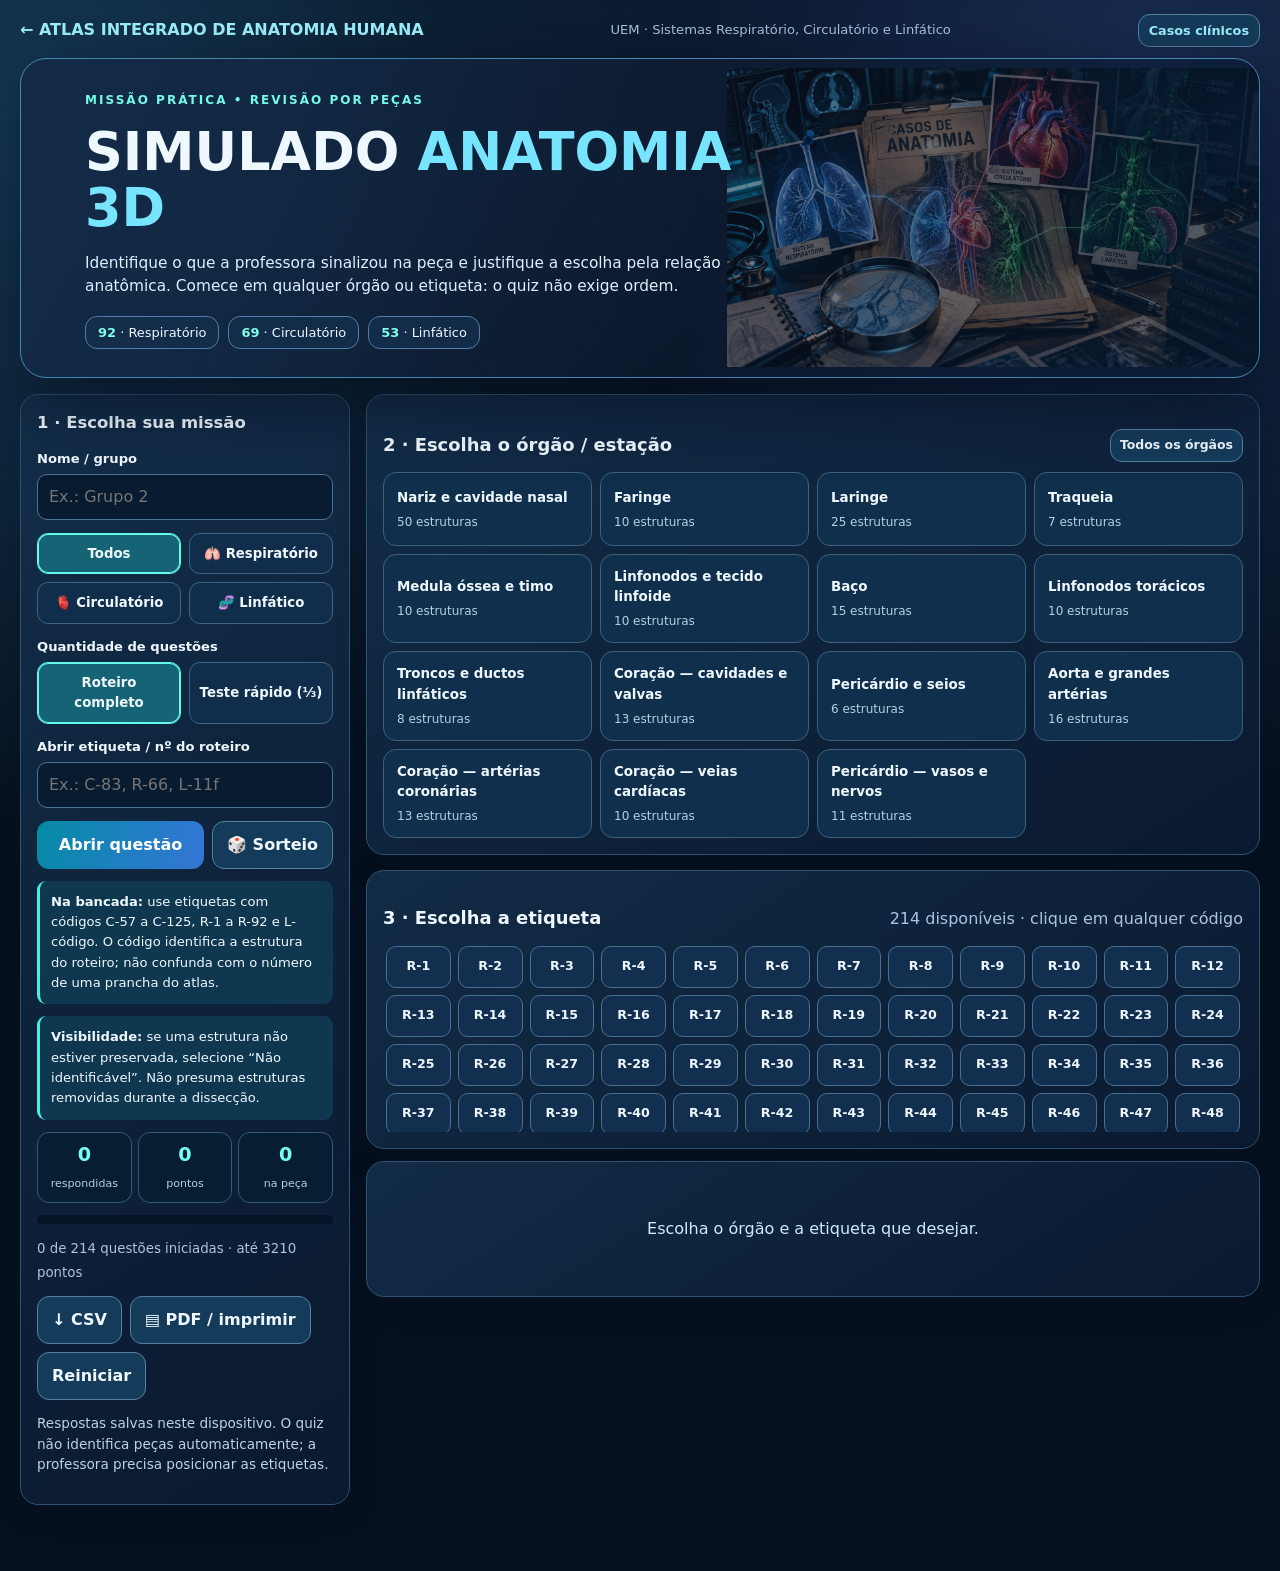
<file: simulado-pratico/index.html>
<!doctype html><html lang="pt-BR"><head><meta charset="utf-8"><meta name="viewport" content="width=device-width,initial-scale=1"><meta name="theme-color" content="#06111f"><title>Simulado prático | Atlas Integrado</title><link rel="stylesheet" href="styles.css"><link rel="icon" href="../icons/icon-192.png"></head><body>
<header class="top"><a href="../index.html">← ATLAS INTEGRADO DE ANATOMIA HUMANA</a><span>UEM · Sistemas Respiratório, Circulatório e Linfático</span><nav><a class="btn" href="../casos-clinicos/index.html">Casos clínicos</a></nav></header><main>
<section class="hero"><div class="copy"><span class="kicker">Missão prática • revisão por peças</span><h1>SIMULADO <em>ANATOMIA 3D</em></h1><p>Identifique o que a professora sinalizou na peça e justifique a escolha pela relação anatômica. Comece em qualquer órgão ou etiqueta: o quiz não exige ordem.</p><div class="metrics"><span class="metric"><b>92</b> · Respiratório</span><span class="metric"><b>69</b> · Circulatório</span><span class="metric"><b>53</b> · Linfático</span></div></div></section>
<div class="app"><aside class="panel sidebar"><h2>1 · Escolha sua missão</h2><div class="field"><label for="student">Nome / grupo</label><input id="student" placeholder="Ex.: Grupo 2" maxlength="90" autocomplete="off"></div><div class="segments" id="systemButtons"><button class="seg" data-s="all" aria-pressed="true">Todos</button><button class="seg" data-s="respiratorio" aria-pressed="false">🫁 Respiratório</button><button class="seg" data-s="circulatorio" aria-pressed="false">🫀 Circulatório</button><button class="seg" data-s="linfatico" aria-pressed="false">🧬 Linfático</button></div><div class="field"><label>Quantidade de questões</label><div class="segments"><button class="seg" data-mode="full" aria-pressed="true">Roteiro completo</button><button class="seg" data-mode="quick" aria-pressed="false">Teste rápido (⅓)</button></div></div><div class="field"><label for="lookup">Abrir etiqueta / nº do roteiro</label><input id="lookup" placeholder="Ex.: C-83, R-66, L-11f"></div><div class="actions"><button id="openTag" class="btn primary" style="flex:1">Abrir questão</button><button id="random" class="btn">🎲 Sorteio</button></div><div class="rule"><b>Na bancada:</b> use etiquetas com códigos C-57 a C-125, R-1 a R-92 e L-código. O código identifica a estrutura do roteiro; não confunda com o número de uma prancha do atlas.</div><div class="rule"><b>Visibilidade:</b> se uma estrutura não estiver preservada, selecione “Não identificável”. Não presuma estruturas removidas durante a dissecção.</div><div class="scores"><div class="score"><b id="done">0</b><span>respondidas</span></div><div class="score"><b id="points">0</b><span>pontos</span></div><div class="score"><b id="physical">0</b><span>na peça</span></div></div><div class="progress"><i id="progress"></i></div><small id="totalStatus">0 de 214 questões concluídas</small><div class="actions"><button id="csv" class="btn">↓ CSV</button><button id="print" class="btn">▤ PDF / imprimir</button><button id="clear" class="btn">Reiniciar</button></div><p class="sample">Respostas salvas neste dispositivo. O quiz não identifica peças automaticamente; a professora precisa posicionar as etiquetas.</p></aside>
<section><section class="panel organ-panel"><div class="bar"><h2>2 · Escolha o órgão / estação</h2><button id="allOrgan" class="btn small">Todos os órgãos</button></div><div id="organs" class="organs"></div></section><section class="panel number-panel" style="margin-top:15px"><div class="bar"><h2>3 · Escolha a etiqueta</h2><span id="countLine" class="dim"></span></div><div class="chips" id="nums"></div></section><section class="panel quiz" id="questionPanel" aria-live="polite"><div class="empty"><h2>Escolha livre de questões</h2><p>Selecione uma peça, clique no número da etiqueta e responda: <b>qual estrutura anatômica foi sinalizada?</b></p><p>Depois da identificação, responda à revisão de relação anatômica.</p></div></section></section></div>
</main><script src="banco.js"></script><script src="app.js"></script></body></html>
</file>
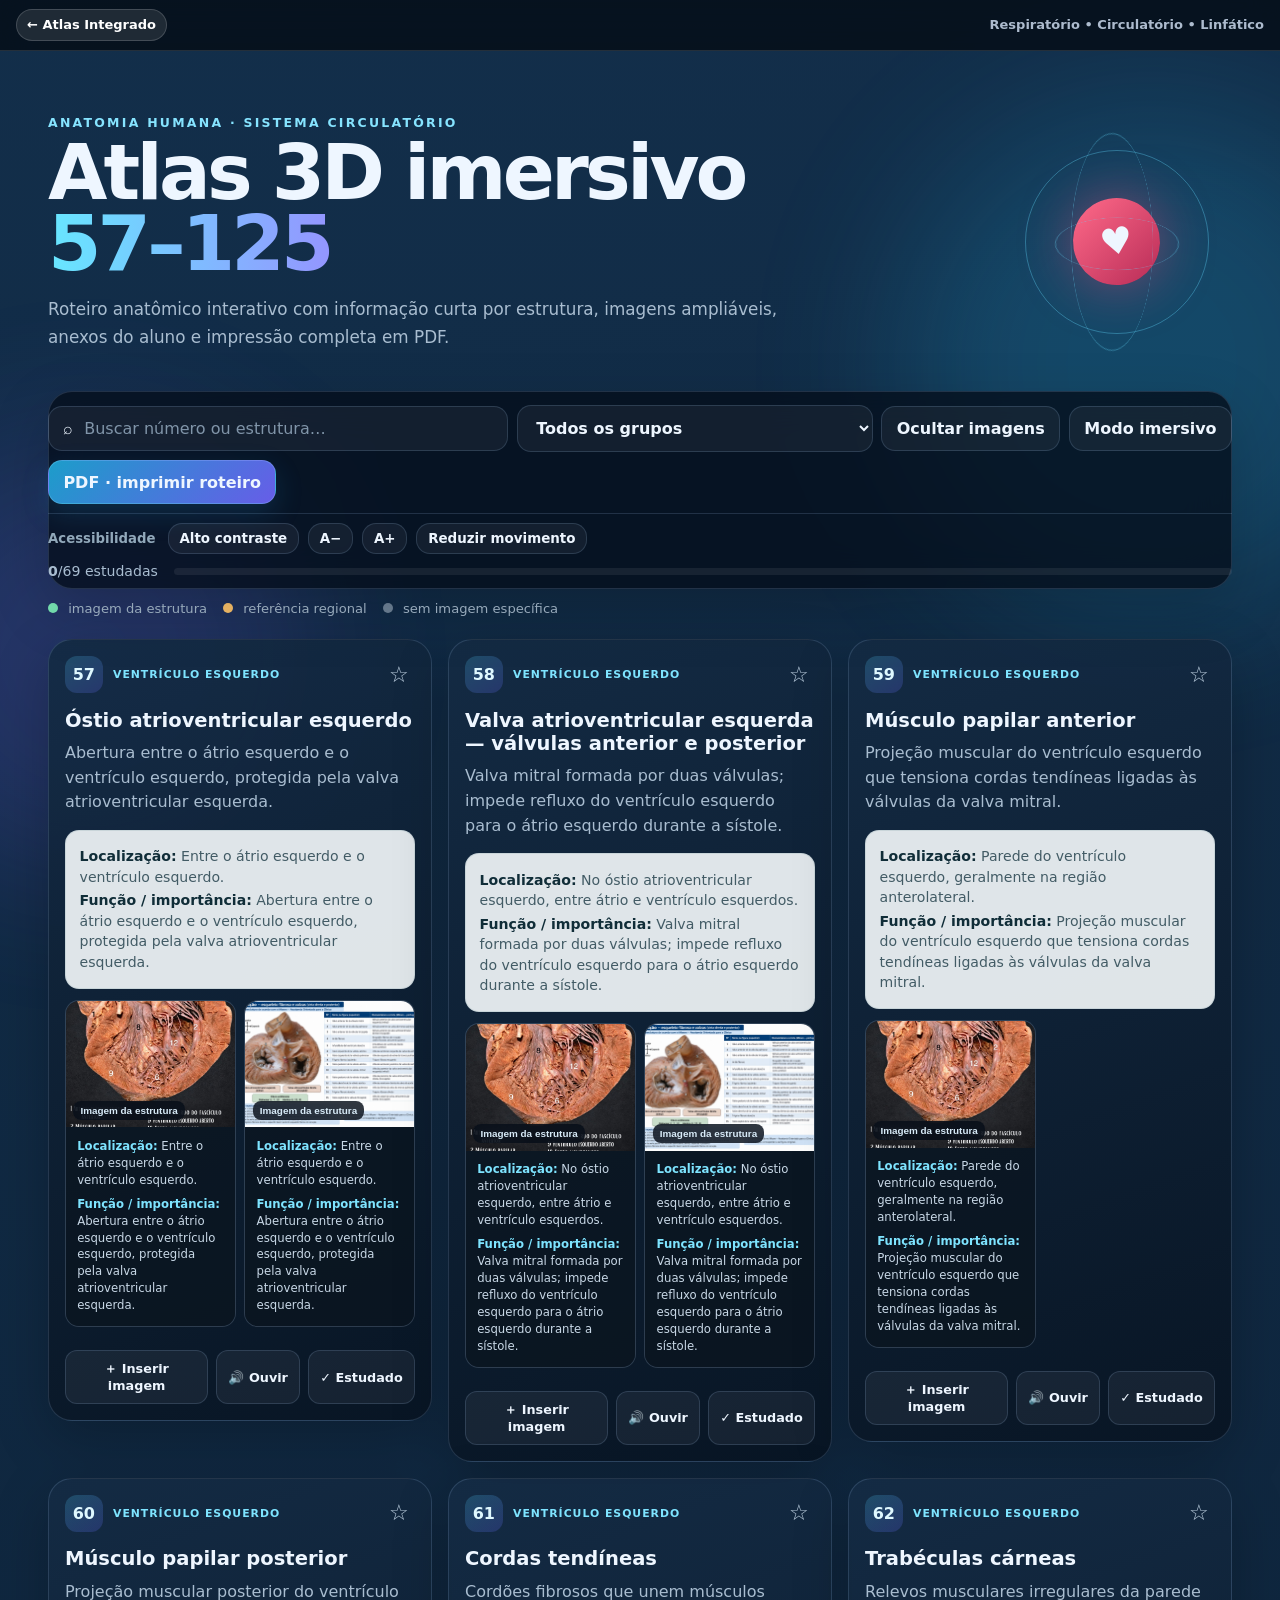
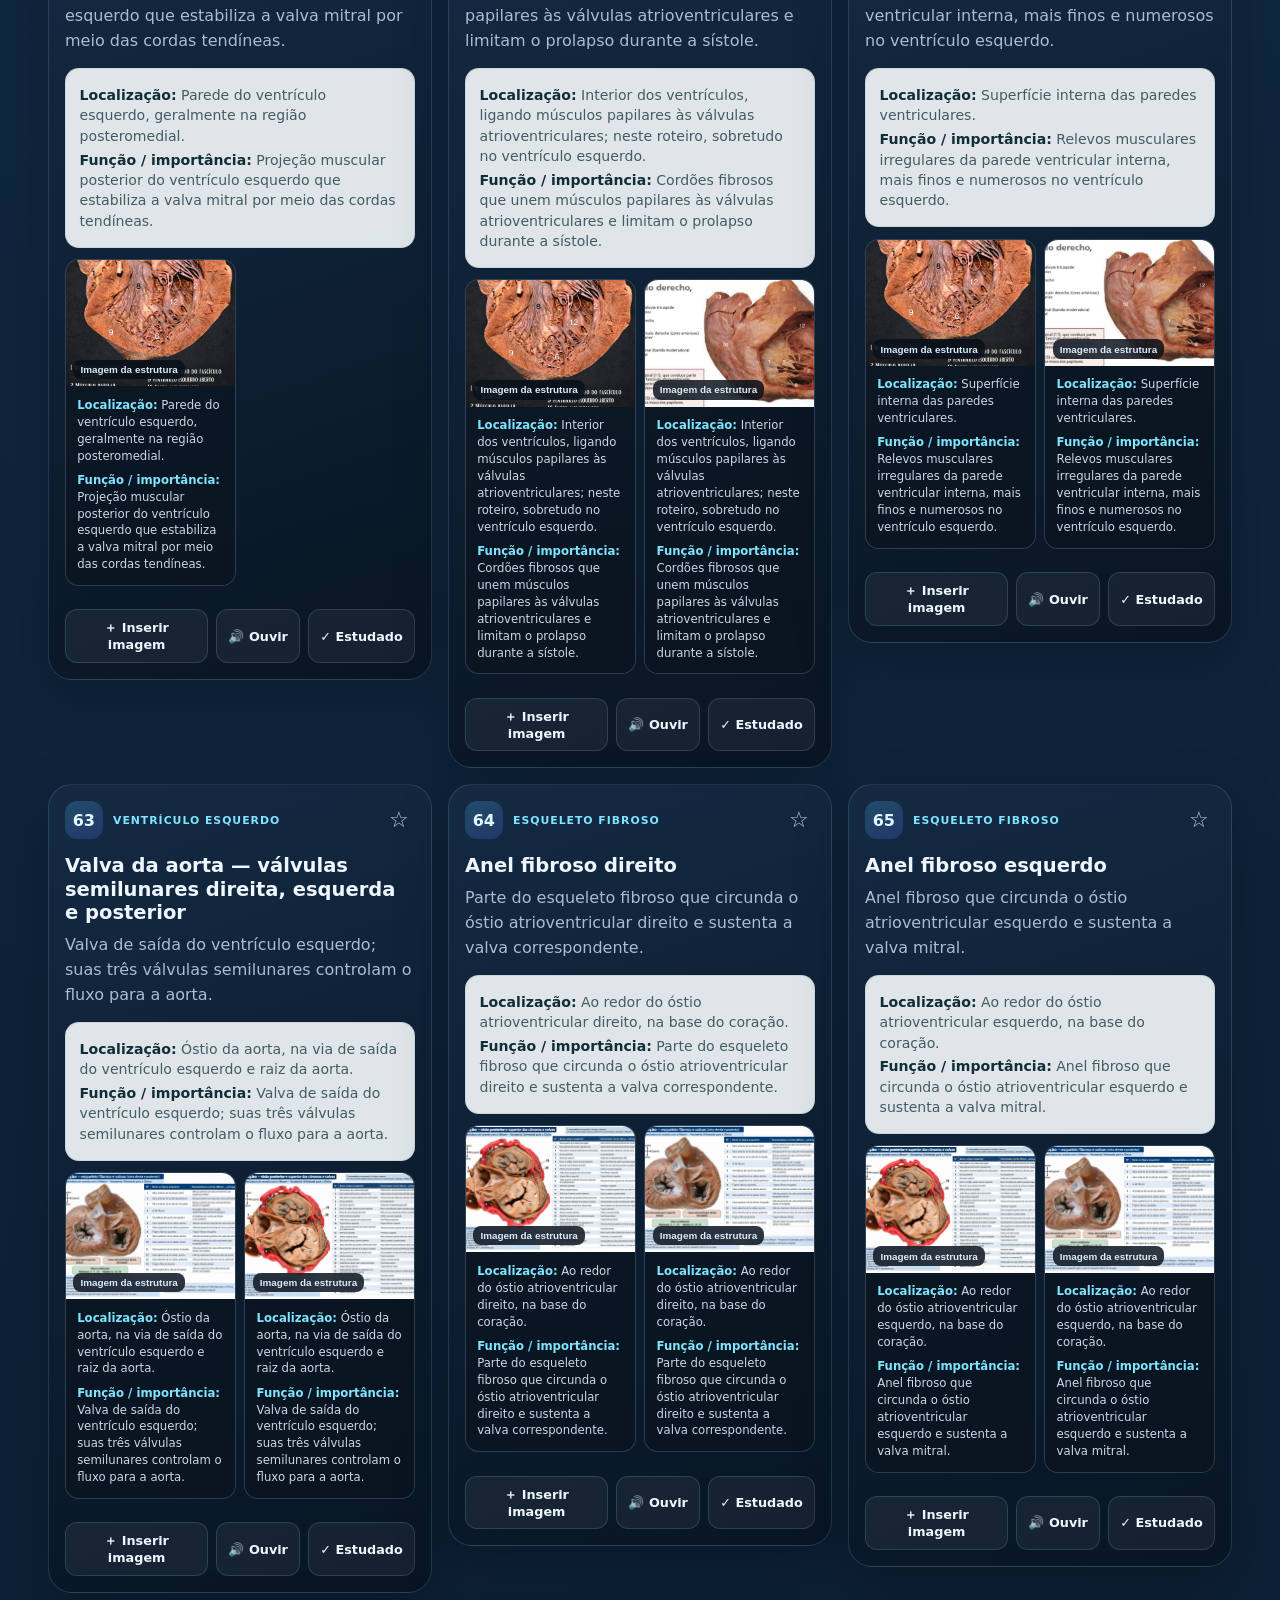
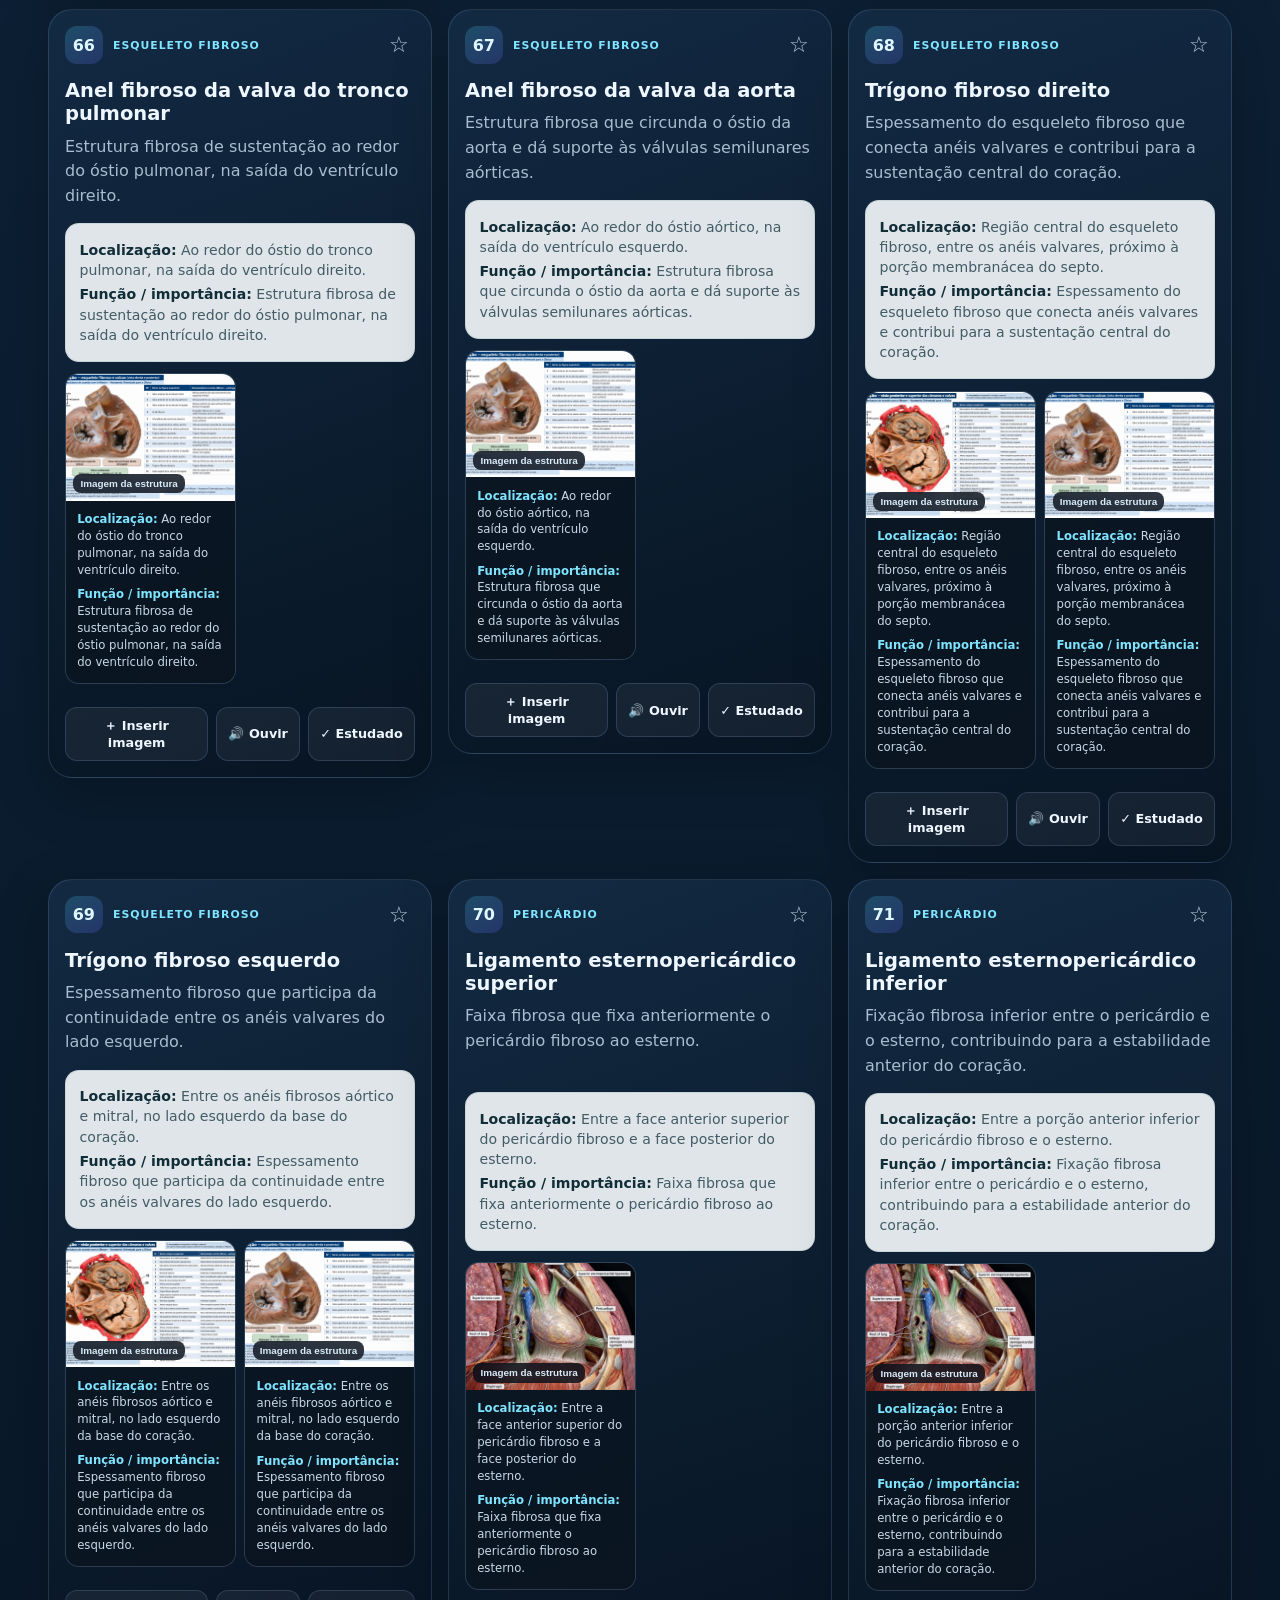
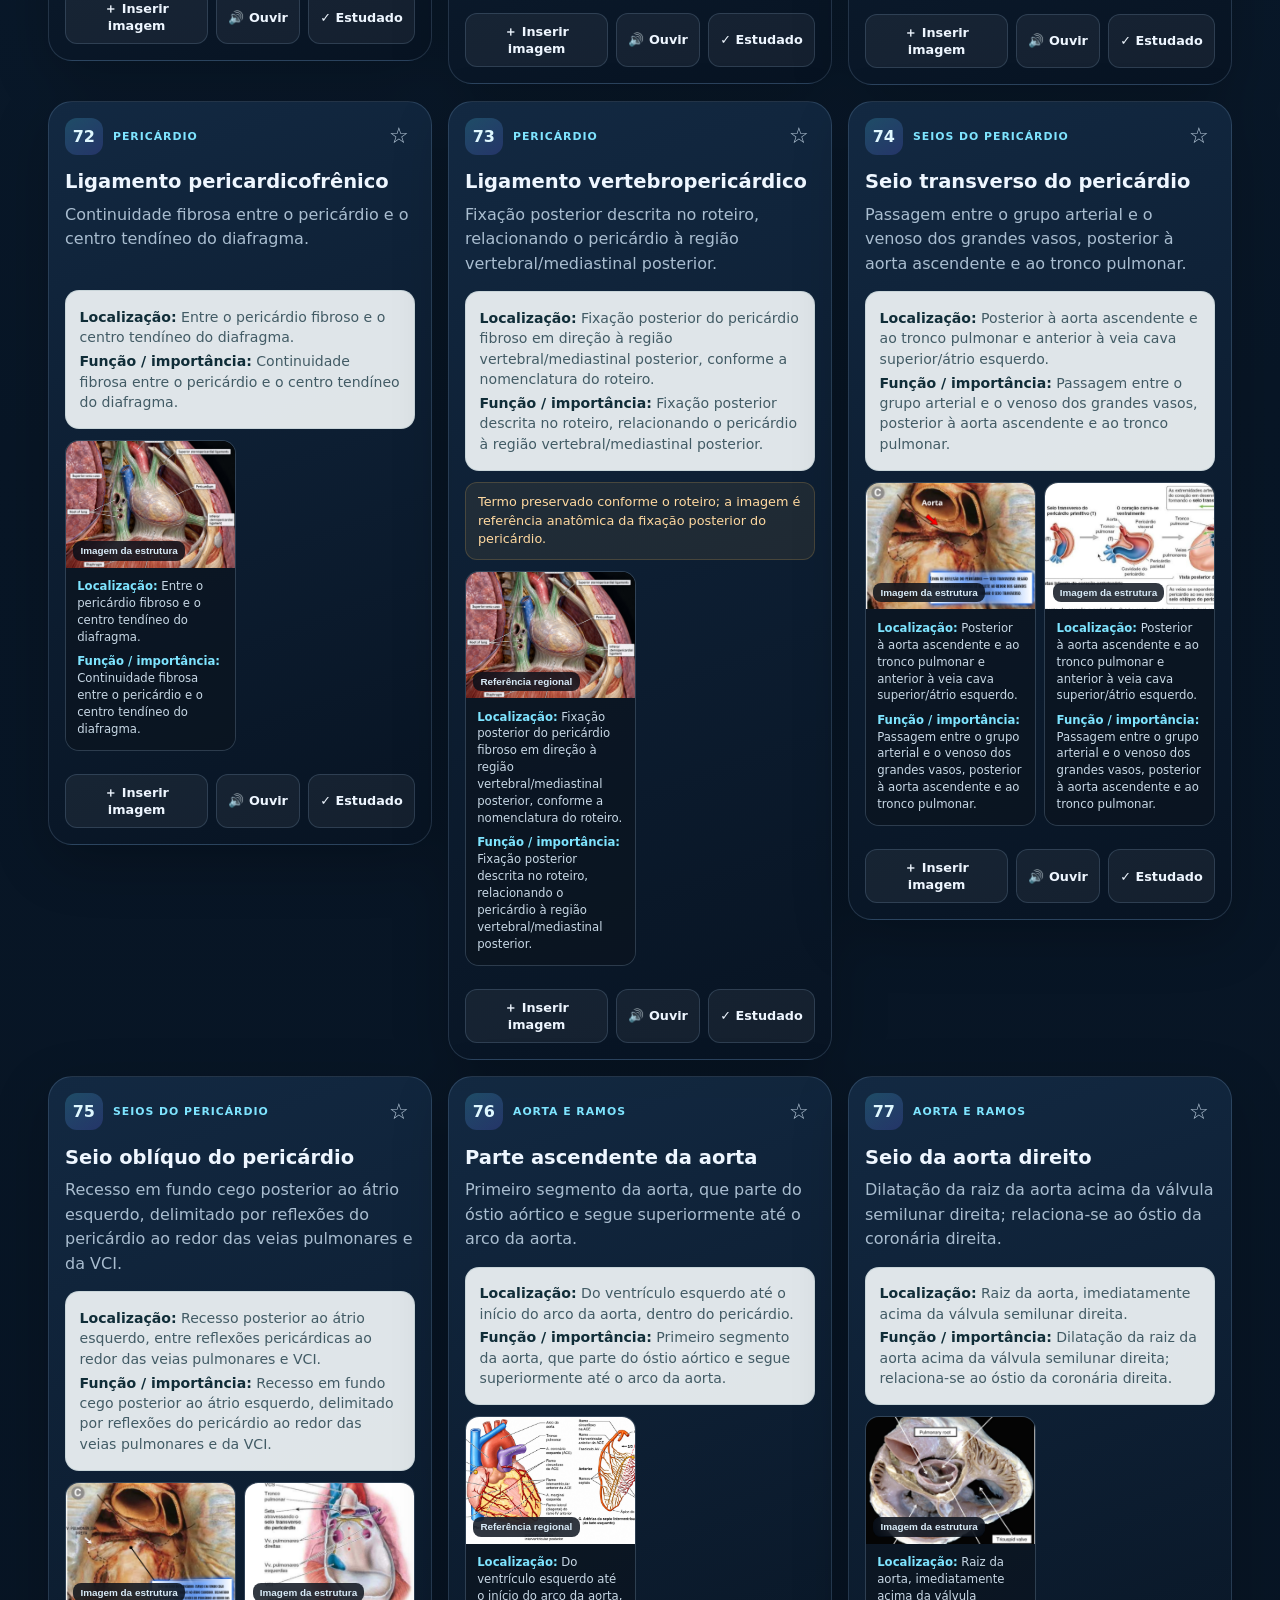
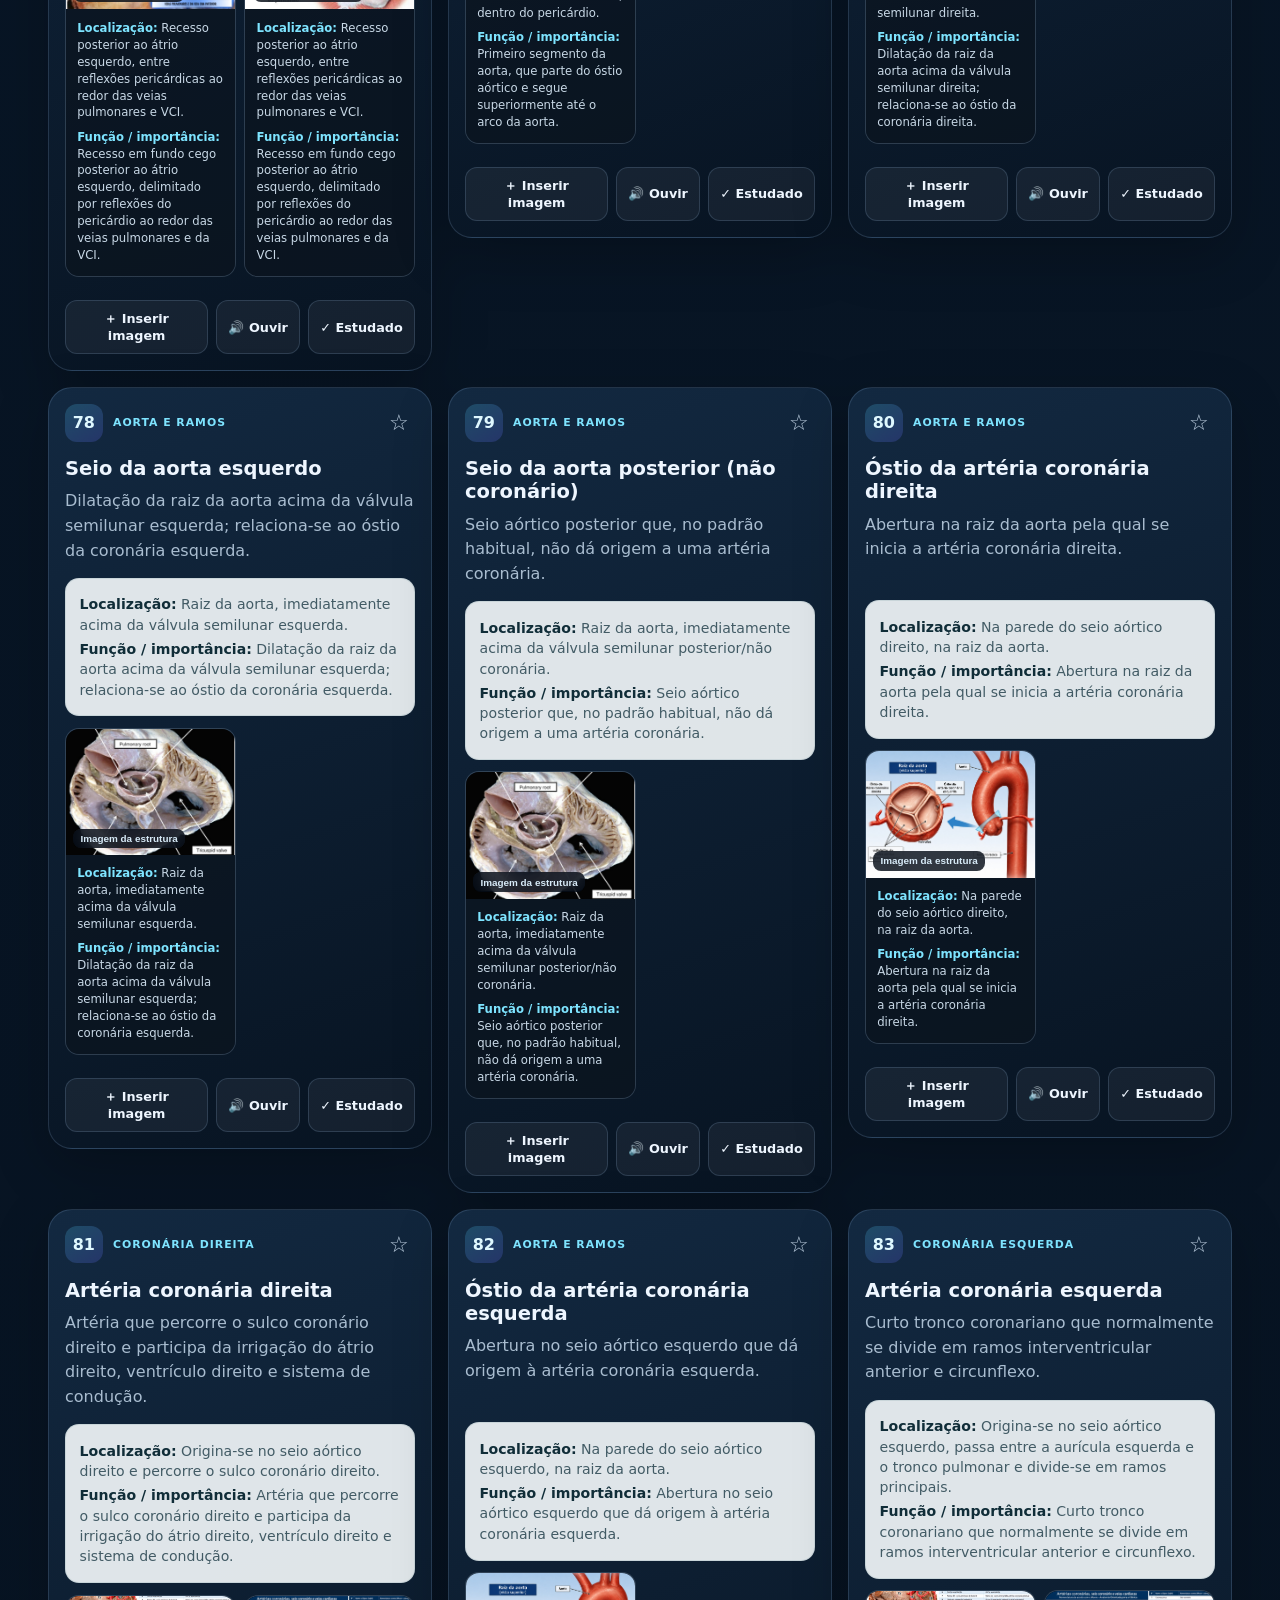
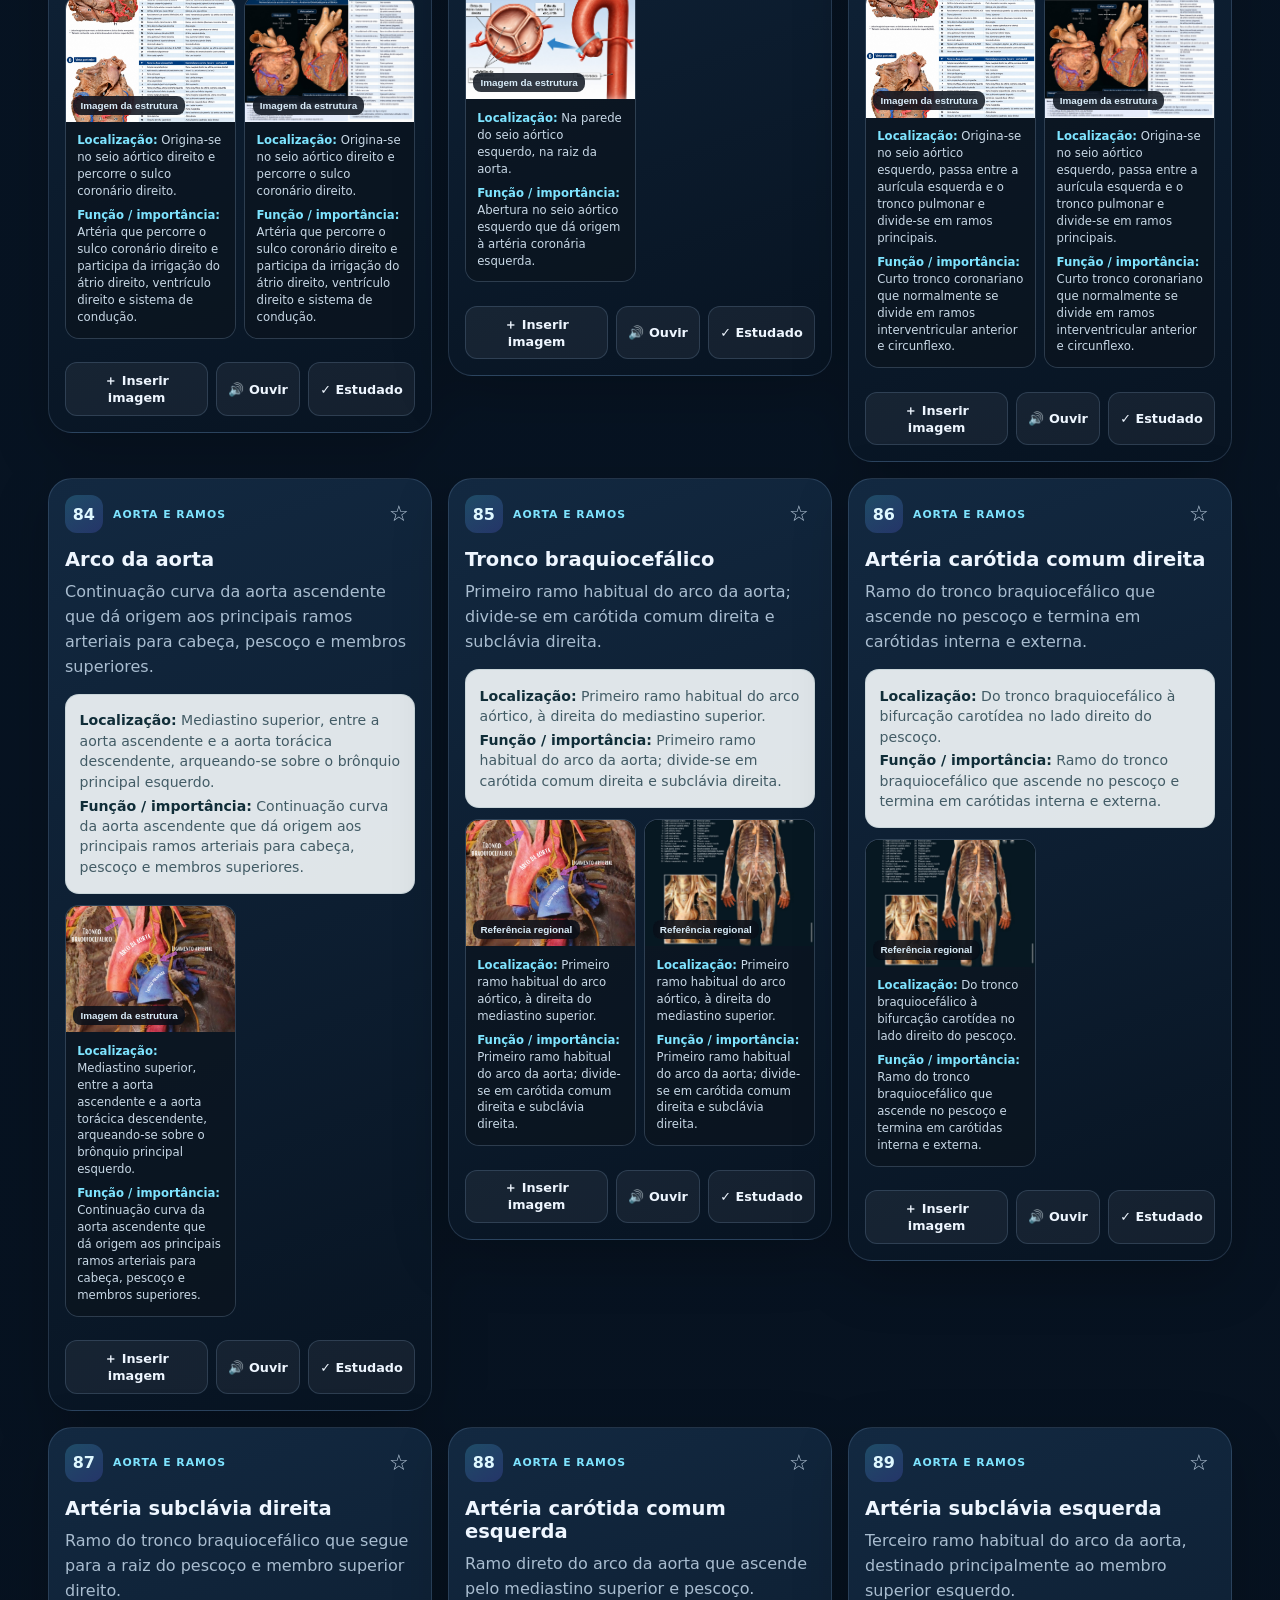
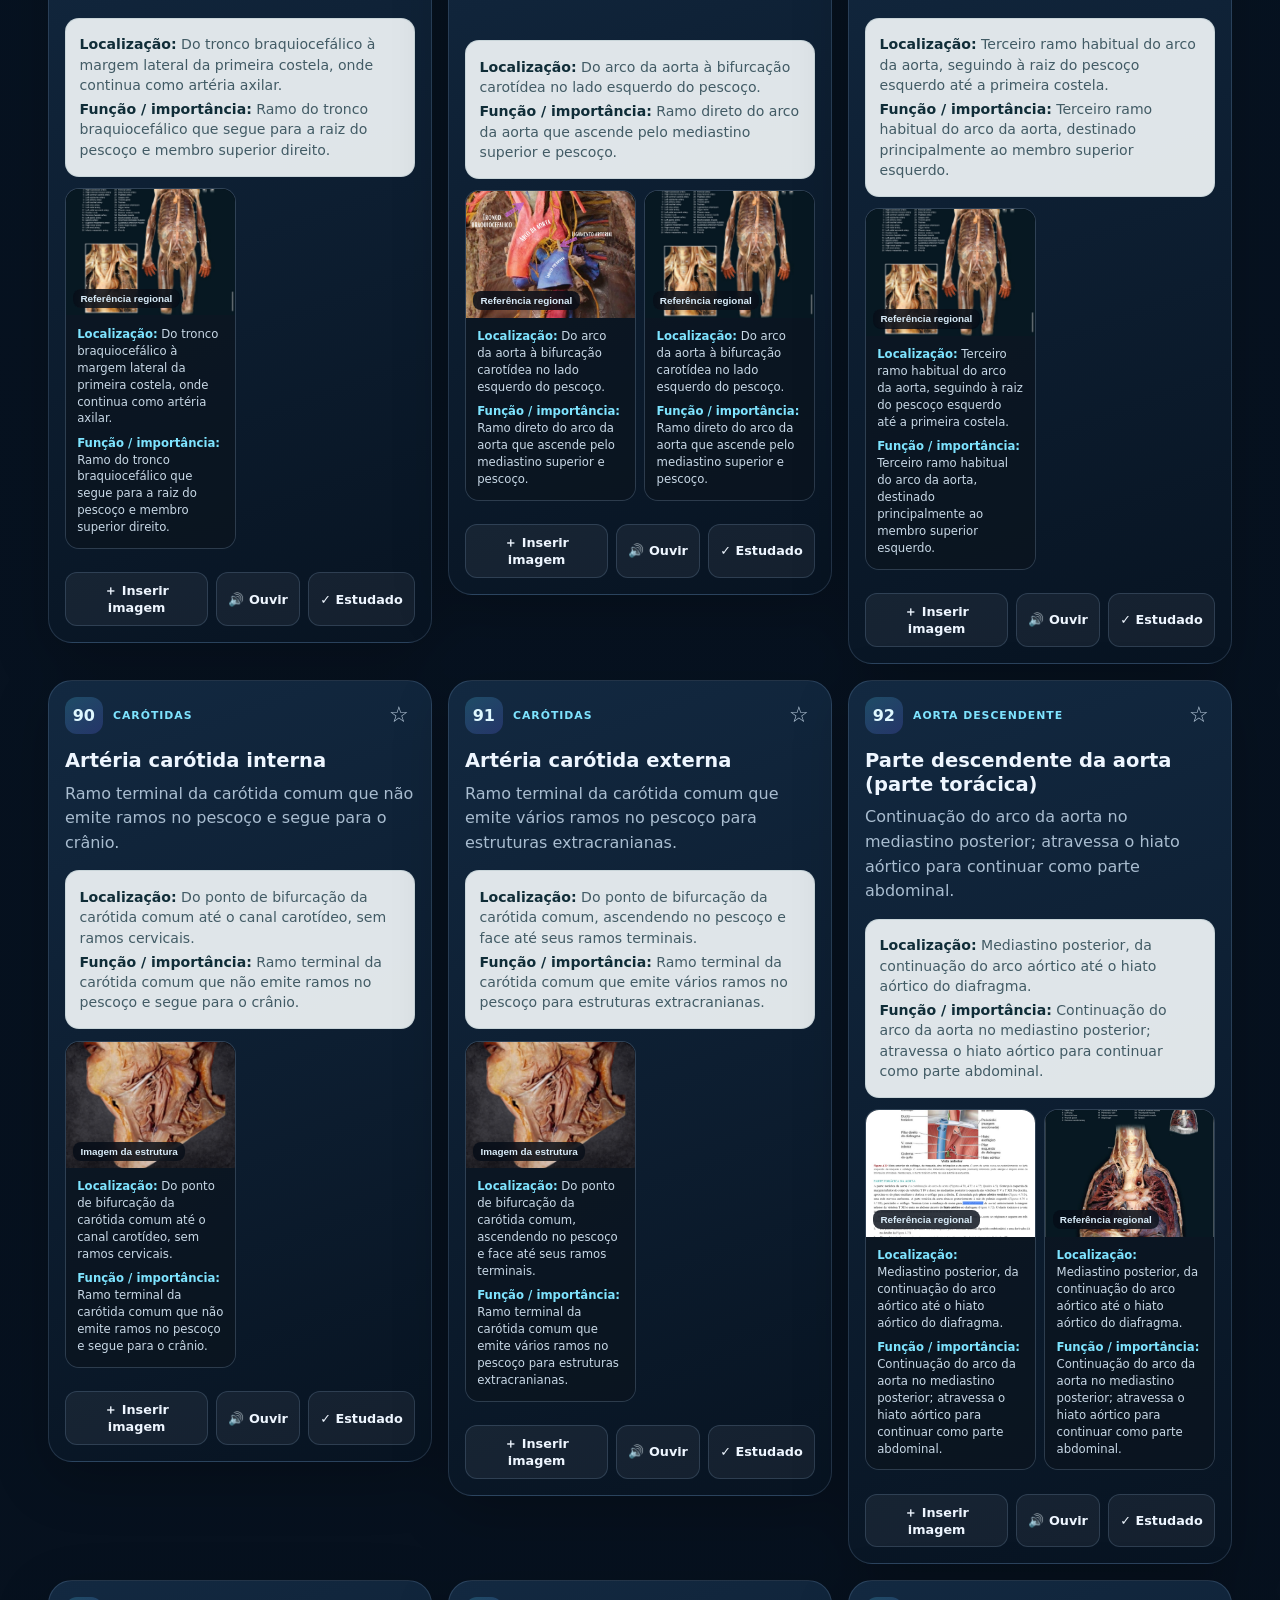
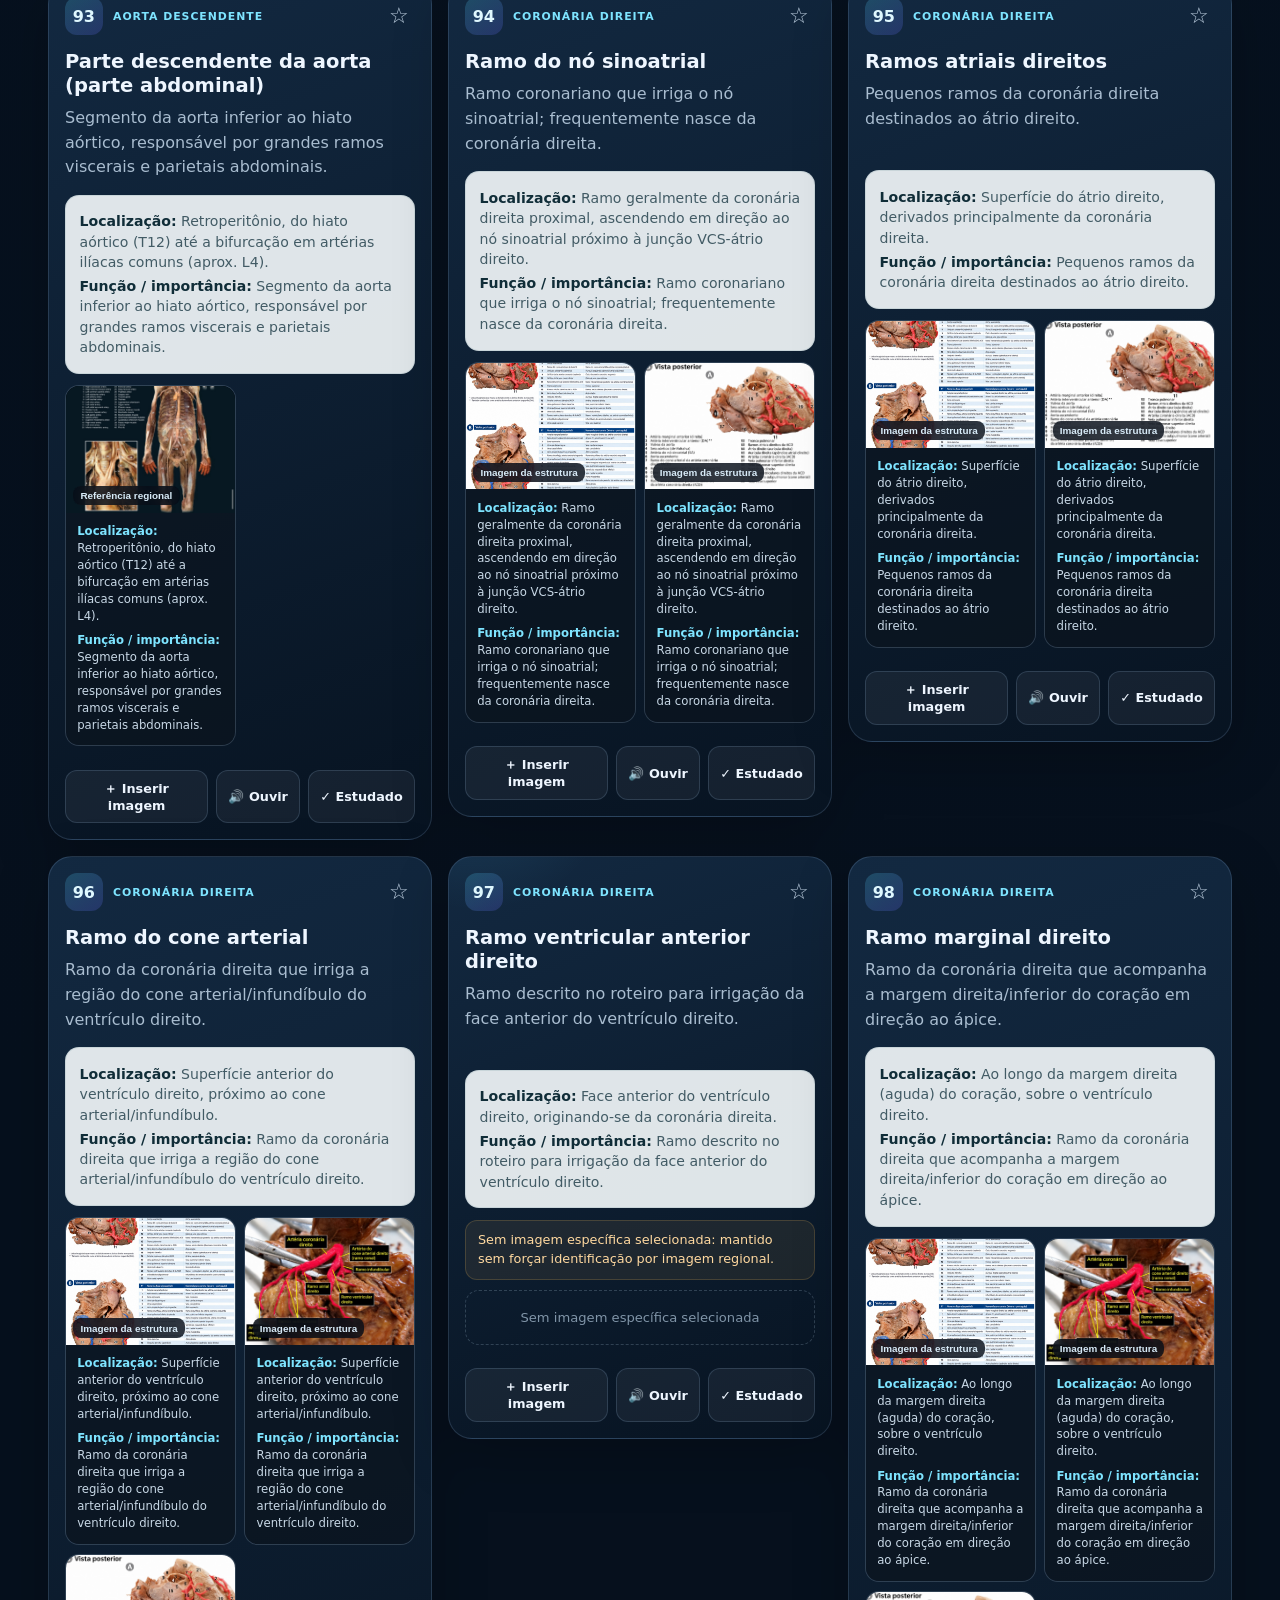
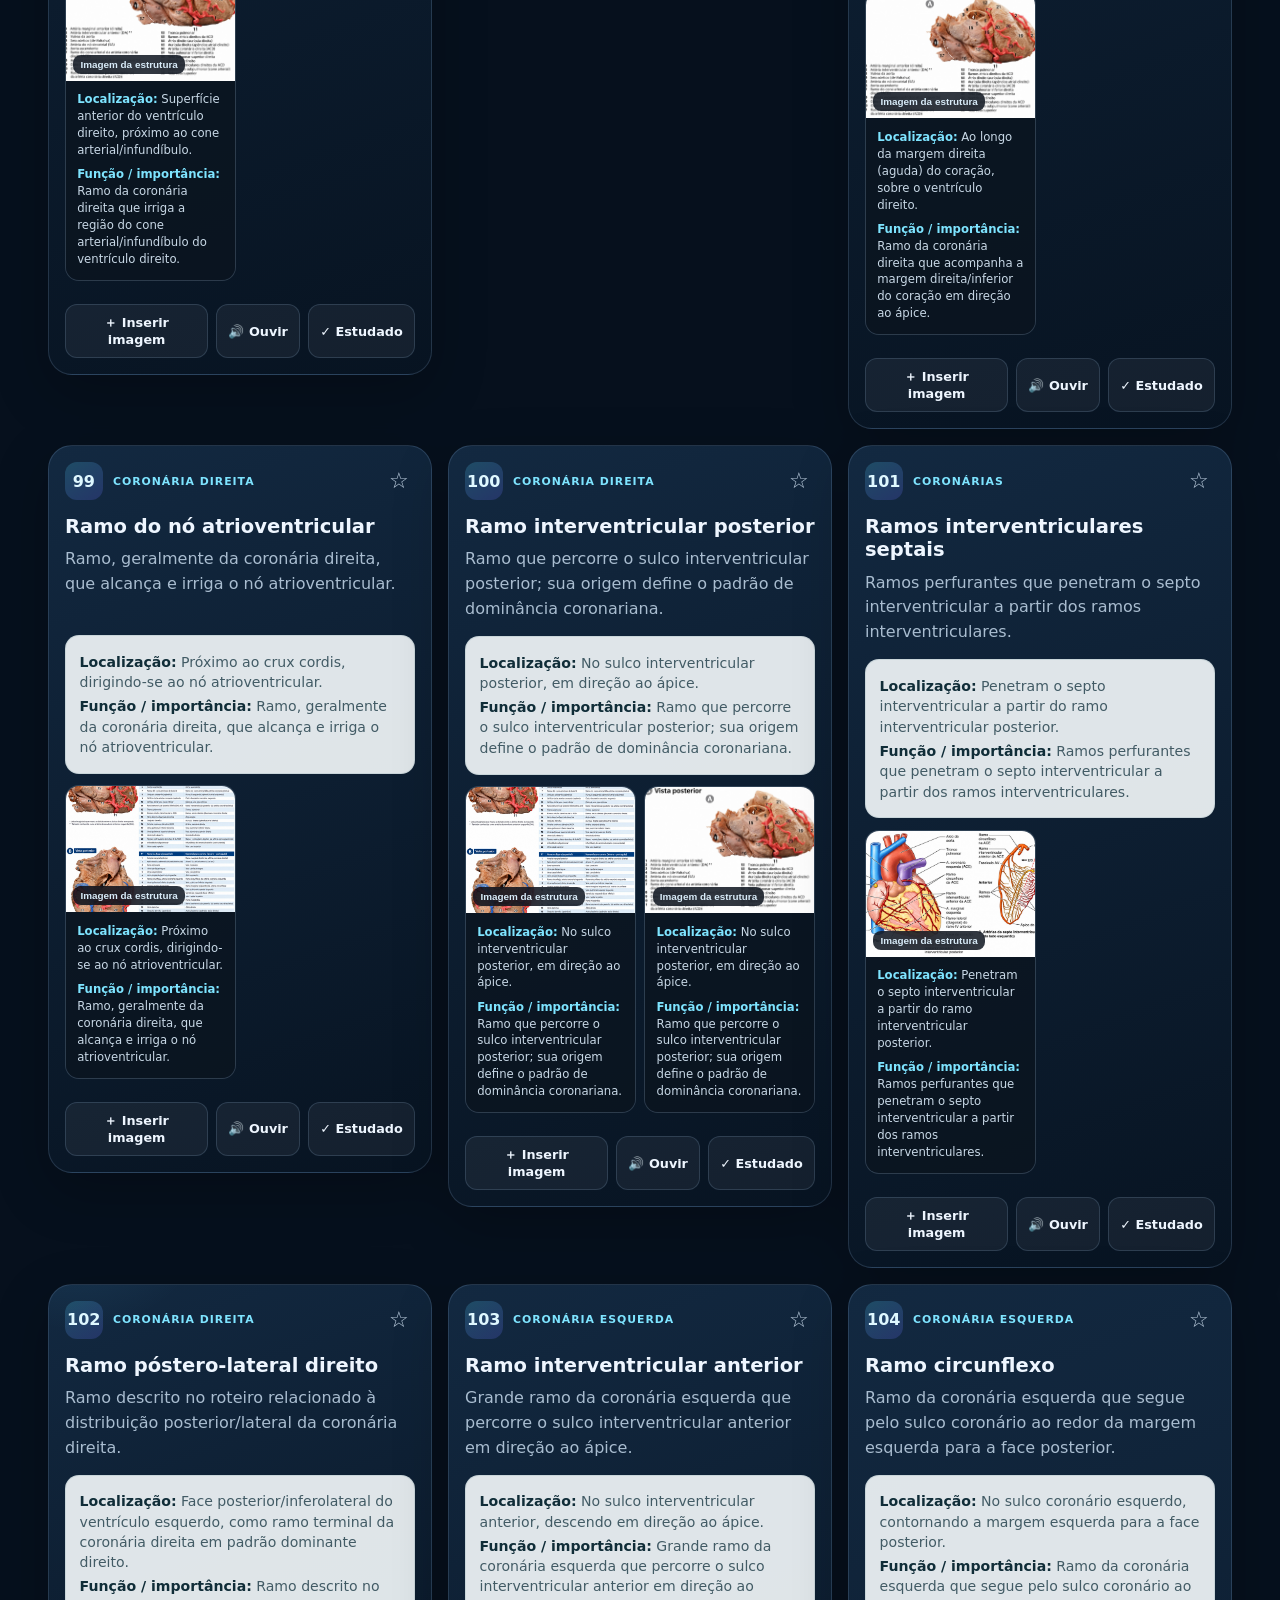
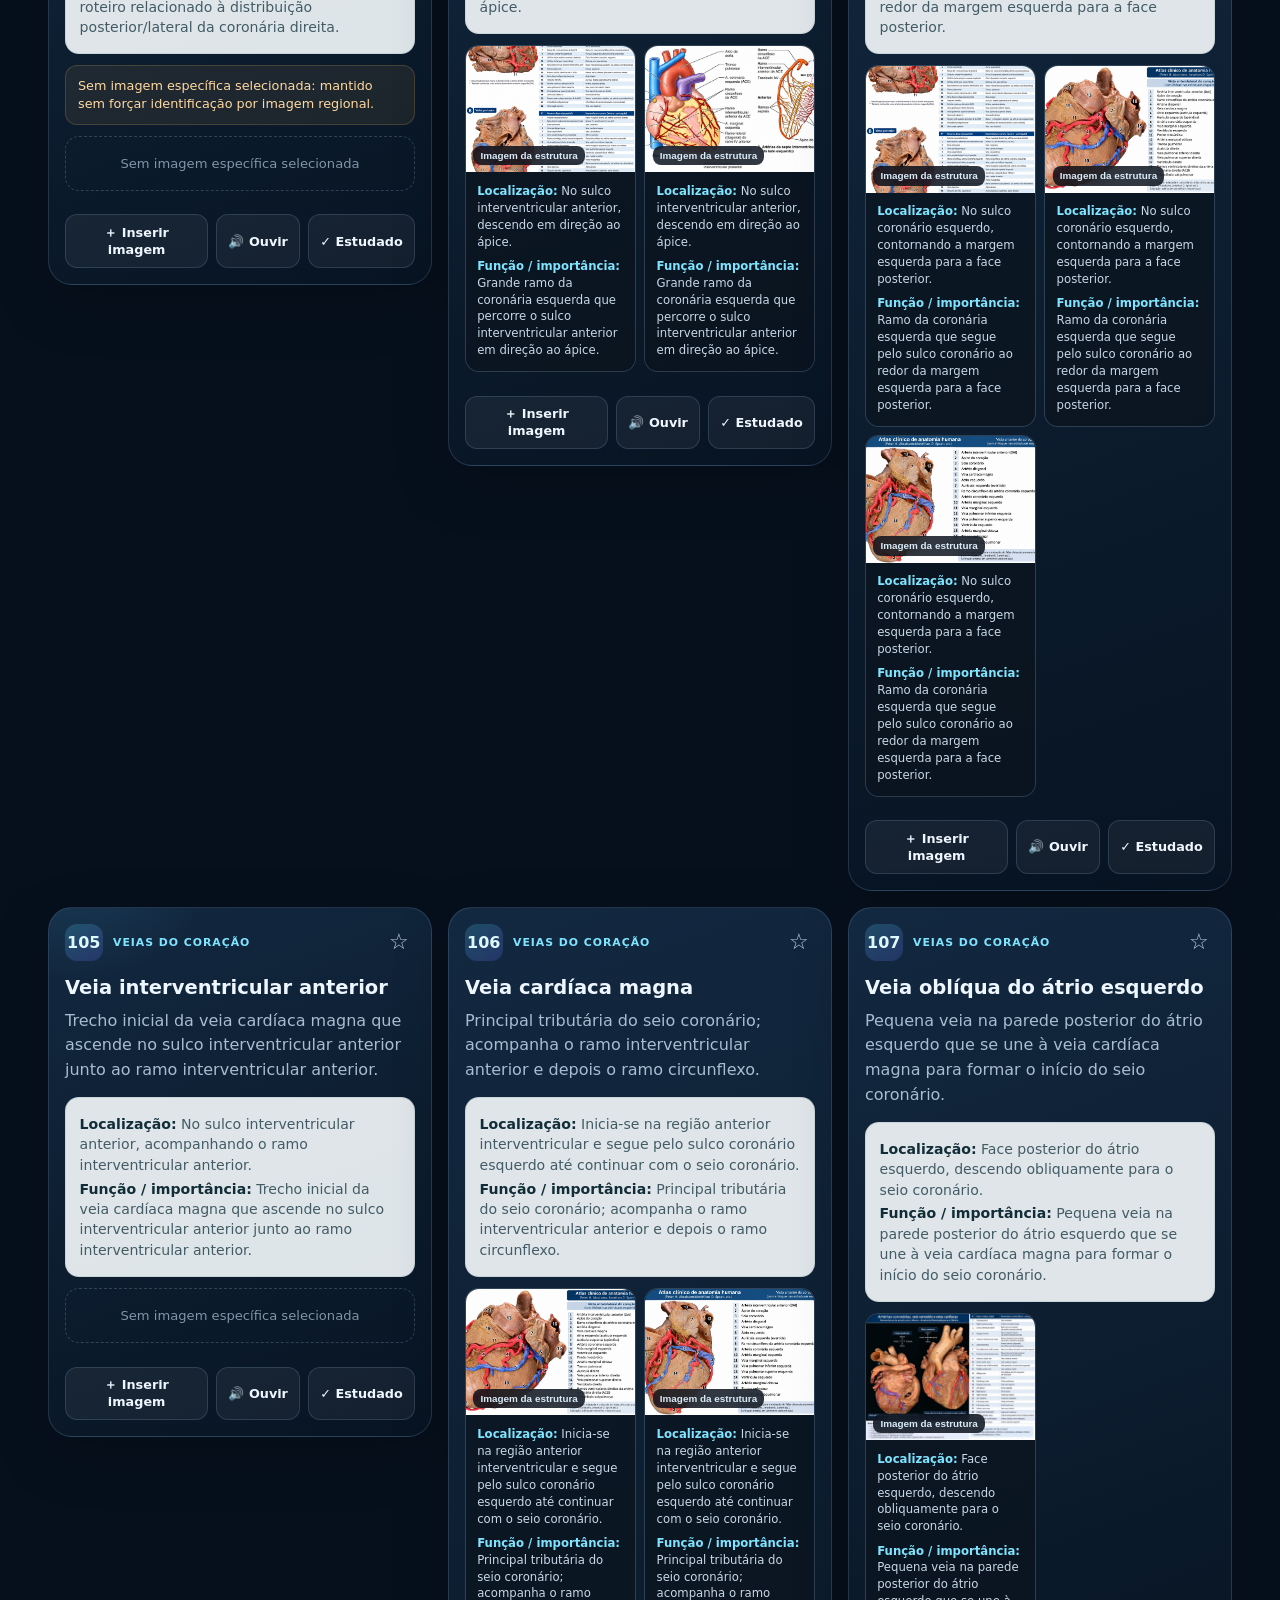
<file: sistemas/circulatorio/index.html>
<!doctype html>
<html lang="pt-BR">
<head>
<meta charset="utf-8">
<meta name="viewport" content="width=device-width,initial-scale=1,viewport-fit=cover">
<meta name="theme-color" content="#07111f">
<meta name="description" content="Atlas 3D imersivo de Anatomia Humana — Sistema Circulatório, estruturas 57 a 125.">
<title>Sistema Circulatório — Atlas Integrado</title>
<link rel="manifest" href="manifest.webmanifest">
<link rel="icon" href="icon-192.png">
<link rel="stylesheet" href="style.css">
</head>
<body>
<div class="integrated-shell-bar" role="navigation" aria-label="Atlas Integrado"><a href="../../index.html">← Atlas Integrado</a><span>Respiratório • Circulatório • Linfático</span></div>

<a class="skip-link" href="#conteudo">Pular para o conteúdo</a>
<div class="ambient ambient-a" aria-hidden="true"></div><div class="ambient ambient-b" aria-hidden="true"></div>
<header class="hero">
  <div class="hero-copy">
    <div class="eyebrow">ANATOMIA HUMANA · SISTEMA CIRCULATÓRIO</div>
    <h1>Atlas 3D imersivo <span>57–125</span></h1>
    <p>Roteiro anatômico interativo com informação curta por estrutura, imagens ampliáveis, anexos do aluno e impressão completa em PDF.</p>
  </div>
  <div class="hero-orbit" aria-hidden="true"><div class="heart-core">♥</div><i></i><i></i><i></i></div>
</header>

<section class="control-shell" aria-label="Ferramentas do atlas">
  <div class="controls primary-controls">
    <label class="searchbox"><span aria-hidden="true">⌕</span><input id="search" type="search" placeholder="Buscar número ou estrutura…" aria-label="Buscar estrutura"></label>
    <select id="groupFilter" aria-label="Filtrar por grupo"><option value="all">Todos os grupos</option></select>
    <button id="toggleImages" class="soft" type="button">Ocultar imagens</button>
    <button id="focusMode" class="soft" type="button">Modo imersivo</button>
    <button id="printAll" class="accent" type="button">PDF · imprimir roteiro</button>
  </div>
  <div class="controls accessibility" aria-label="Acessibilidade">
    <span class="a11y-title">Acessibilidade</span>
    <button id="contrast" type="button" aria-pressed="false">Alto contraste</button>
    <button id="fontDown" type="button" aria-label="Diminuir tamanho do texto">A−</button>
    <button id="fontUp" type="button" aria-label="Aumentar tamanho do texto">A+</button>
    <button id="motion" type="button" aria-pressed="false">Reduzir movimento</button>
  </div>
  <div class="progress-line" aria-label="Progresso de estudo"><div><strong id="doneCount">0</strong>/<span id="totalCount">69</span> estudadas</div><div class="track"><span id="progressBar"></span></div></div>
</section>

<main id="conteudo" tabindex="-1">
  <section class="legend" aria-label="Legenda"><span><b class="dot direct"></b> imagem da estrutura</span><span><b class="dot regional"></b> referência regional</span><span><b class="dot none"></b> sem imagem específica</span></section>
  <div id="grid" class="grid" aria-live="polite"></div>
</main>

<dialog id="viewer" aria-label="Visualizador de imagem">
  <div class="viewer-bar"><strong id="viewerTitle"></strong><div><button id="zoomOut" type="button" aria-label="Diminuir zoom">−</button><button id="zoomReset" type="button">100%</button><button id="zoomIn" type="button" aria-label="Aumentar zoom">+</button><button id="viewerClose" type="button" aria-label="Fechar">×</button></div></div>
  <div id="stage" class="stage"><img id="viewerImg" alt=""></div>
</dialog>

<template id="cardTemplate">
<article class="card" tabindex="0">
  <div class="card-glow" aria-hidden="true"></div>
  <div class="card-head"><span class="num"></span><span class="group"></span><button class="favorite" type="button" aria-label="Favoritar estrutura">☆</button></div>
  <h2 class="term"></h2>
  <p class="brief"></p><div class="structure-info"></div>
  <div class="nomenclature-note" hidden></div>
  <div class="gallery"></div>
  <div class="user-gallery"></div>
  <div class="card-actions">
    <label class="upload-btn"><span>＋ Inserir imagem</span><input class="image-input" type="file" accept="image/*" multiple></label>
    <button class="listen" type="button">🔊 Ouvir</button>
    <button class="studied" type="button">✓ Estudado</button>
  </div>
</article>
</template>
<script src="app.js"></script>
</body>
</html>
</file>
<file: styles.css>
:root{--bg:#07111d;--panel:#0d1b2a;--panel2:#102235;--text:#f5f8fc;--muted:#9fb0c3;--line:rgba(255,255,255,.10);--green:#34d399;--blue:#38bdf8;--pink:#f472b6;--shadow:0 30px 70px rgba(0,0,0,.28);font-family:Inter,ui-sans-serif,system-ui,-apple-system,BlinkMacSystemFont,"Segoe UI",sans-serif;color-scheme:dark}*{box-sizing:border-box}html{scroll-behavior:smooth}body{margin:0;background:radial-gradient(circle at 10% -10%,#153956 0,transparent 35%),radial-gradient(circle at 95% 5%,#22204b 0,transparent 28%),var(--bg);color:var(--text);min-height:100vh}.topbar{position:sticky;top:0;z-index:100;display:grid;grid-template-columns:auto 1fr auto;align-items:center;gap:24px;padding:14px clamp(16px,4vw,54px);background:rgba(7,17,29,.80);backdrop-filter:blur(22px);border-bottom:1px solid var(--line)}.brand{display:flex;gap:11px;align-items:center;color:inherit;text-decoration:none}.brandmark{display:grid;place-items:center;width:38px;height:38px;border-radius:12px;background:linear-gradient(135deg,var(--green),var(--blue));color:#07111d;font-weight:900}.brand b,.brand small{display:block}.brand small{font-size:11px;color:var(--muted);letter-spacing:.06em;text-transform:uppercase;margin-top:2px}.topbar nav{display:flex;justify-content:center;gap:26px}.topbar nav a{color:var(--muted);text-decoration:none;font-weight:650;font-size:14px}.topbar nav a:hover{color:white}.actions{display:flex;gap:8px}.iconbtn,.install,.secondary,.primary,.chip,.searchbox button{font:inherit}.iconbtn,.install{border:1px solid var(--line);background:rgba(255,255,255,.06);color:white;border-radius:12px;padding:9px 12px;cursor:pointer}.hidden{display:none!important}main{width:min(1180px,calc(100% - 32px));margin:auto}.hero{padding:clamp(70px,10vw,130px) 0 72px;position:relative}.eyebrow,.kicker{display:inline-block;color:#6ee7b7;font-weight:800;font-size:12px;letter-spacing:.16em;text-transform:uppercase}.hero h1{font-size:clamp(48px,8vw,96px);line-height:.92;letter-spacing:-.055em;margin:18px 0 26px;max-width:900px}.hero h1 span{background:linear-gradient(90deg,#6ee7b7,#7dd3fc,#f9a8d4);-webkit-background-clip:text;background-clip:text;color:transparent}.hero>p{max-width:760px;color:#c0cddd;font-size:clamp(16px,2vw,20px);line-height:1.65}.hero-actions{display:flex;gap:12px;flex-wrap:wrap;margin-top:32px}.primary,.secondary{display:inline-flex;align-items:center;justify-content:center;min-height:48px;padding:0 20px;border-radius:14px;text-decoration:none;font-weight:800;cursor:pointer}.primary{background:white;color:#08121e;border:0}.secondary{background:transparent;color:white;border:1px solid var(--line)}.stats{display:grid;grid-template-columns:repeat(3,minmax(0,1fr));gap:12px;margin-top:62px}.stats div{padding:22px;border:1px solid var(--line);background:rgba(255,255,255,.035);border-radius:18px}.stats strong{display:block;font-size:30px}.stats span{display:block;color:var(--muted);font-size:13px;margin-top:3px}.section{padding:72px 0;border-top:1px solid var(--line)}.section-head{display:flex;justify-content:space-between;gap:28px;align-items:end;margin-bottom:30px}.section-head h2,.study-note h2{font-size:clamp(30px,4vw,48px);letter-spacing:-.035em;margin:7px 0 0}.section-head p{max-width:520px;color:var(--muted);line-height:1.6;margin:0}.system-grid{display:grid;grid-template-columns:repeat(3,1fr);gap:18px}.system-card{position:relative;overflow:hidden;border:1px solid var(--line);border-radius:26px;padding:28px;background:linear-gradient(150deg,rgba(255,255,255,.075),rgba(255,255,255,.025));box-shadow:var(--shadow);min-height:320px;display:flex;flex-direction:column}.system-card:before{content:"";position:absolute;inset:auto -20% -45% 25%;height:70%;filter:blur(60px);opacity:.22;background:var(--accent)}.system-icon{width:54px;height:54px;border-radius:17px;background:var(--accent);color:#07111d;display:grid;place-items:center;font-weight:950;font-size:22px}.system-card h3{font-size:28px;letter-spacing:-.03em;margin:22px 0 8px}.system-card p{color:var(--muted);line-height:1.55;margin:0}.system-meta{display:flex;gap:9px;flex-wrap:wrap;margin:18px 0}.system-meta span{border:1px solid var(--line);border-radius:999px;padding:6px 9px;font-size:12px;color:#c5d0de}.progress-label{display:flex;justify-content:space-between;font-size:12px;color:var(--muted);margin-top:auto}.progress-track{height:6px;background:rgba(255,255,255,.08);border-radius:999px;overflow:hidden;margin:8px 0 18px}.progress-fill{height:100%;background:var(--accent);border-radius:inherit}.open-system{display:flex;justify-content:space-between;align-items:center;color:white;text-decoration:none;font-weight:800;border-top:1px solid var(--line);padding-top:17px}.searchbox{display:grid;grid-template-columns:auto 1fr auto;align-items:center;gap:10px;border:1px solid var(--line);border-radius:18px;background:rgba(255,255,255,.05);padding:8px 10px 8px 16px}.searchbox input{width:100%;border:0;outline:0;background:transparent;color:white;font:600 17px/1.3 inherit;padding:10px}.searchbox input::placeholder{color:#73879b}.searchbox button{border:0;background:rgba(255,255,255,.08);color:#d7e0eb;border-radius:11px;padding:9px 12px;cursor:pointer}.filter-row{display:flex;gap:8px;flex-wrap:wrap;margin:16px 0}.chip{border:1px solid var(--line);background:transparent;color:#aebdcc;border-radius:999px;padding:8px 12px;cursor:pointer}.chip.active{background:white;color:#07111d}.search-meta{color:var(--muted);font-size:13px;margin:14px 2px}.results{display:grid;gap:9px}.result{display:grid;grid-template-columns:auto 1fr auto;gap:14px;align-items:center;padding:14px 16px;border:1px solid var(--line);border-radius:15px;background:rgba(255,255,255,.025);text-decoration:none;color:inherit}.result-code{font:800 12px/1.1 ui-monospace,SFMono-Regular,Menlo,monospace;padding:7px 9px;border-radius:9px;background:rgba(255,255,255,.07);color:#dbe5ef}.result strong{display:block}.result small{display:block;color:var(--muted);margin-top:4px}.result-system{font-size:12px;color:var(--muted)}.master-lists{display:grid;gap:16px}.master-system{border:1px solid var(--line);border-radius:22px;background:rgba(255,255,255,.025);overflow:hidden}.master-system>summary{list-style:none;cursor:pointer;padding:22px 24px;display:flex;align-items:center;justify-content:space-between;font-weight:850;font-size:20px}.master-system>summary::-webkit-details-marker{display:none}.master-system>summary span{color:var(--muted);font-weight:650;font-size:13px}.master-groups{padding:0 20px 22px}.master-group{border-top:1px solid var(--line);padding:18px 4px 5px}.master-group h4{margin:0 0 10px;color:#d7e3ef}.master-item{display:grid;grid-template-columns:76px 1fr auto;gap:10px;align-items:center;padding:8px 0;color:#dce6ef;text-decoration:none;border-bottom:1px dashed rgba(255,255,255,.06)}.master-item code{color:#8da2b6}.master-item small{color:#657d92}.study-note>div{max-width:800px;padding:34px;border-radius:24px;border:1px solid var(--line);background:linear-gradient(135deg,rgba(52,211,153,.08),rgba(56,189,248,.06))}.study-note p{color:var(--muted);line-height:1.65}footer{width:min(1180px,calc(100% - 32px));margin:auto;padding:26px 0 46px;border-top:1px solid var(--line);display:flex;justify-content:space-between;color:#71859a;font-size:13px}.high-contrast{--bg:#000;--panel:#000;--text:#fff;--muted:#fff;--line:rgba(255,255,255,.35)}
@media(max-width:820px){.topbar{grid-template-columns:1fr auto}.topbar nav{display:none}.system-grid{grid-template-columns:1fr}.section-head{align-items:start;flex-direction:column}.stats{grid-template-columns:1fr}.result{grid-template-columns:auto 1fr}.result-system{display:none}.master-item{grid-template-columns:62px 1fr}.master-item small{display:none}}
@media print{body{background:#fff;color:#000}.topbar,.hero,.systems,.search-section,.study-note,footer{display:none!important}main{width:100%}.master{border:0;padding:0}.section-head{margin-bottom:12px}.section-head .kicker,.section-head p{display:none}.section-head h2{font-size:24px}.master-system{border:0;background:#fff;break-inside:avoid}.master-system>summary{padding:12px 0;font-size:18px}.master-groups{padding:0}.master-group{padding:10px 0}.master-item{color:#000;border-color:#ddd;padding:5px 0}.master-item code,.master-item small{color:#444}.master-system:not([open])>*:not(summary){display:block!important}}

.case-launch-card{display:flex;align-items:center;justify-content:space-between;gap:24px;padding:26px;border-radius:24px;background:linear-gradient(135deg,#0c2130,#102c37);color:#fff;border:1px solid rgba(105,214,230,.24);box-shadow:0 18px 42px rgba(8,28,38,.18)}.case-launch-card h2{margin:5px 0 8px;font-size:clamp(1.5rem,3vw,2.35rem)}.case-launch-card p{margin:0;max-width:900px;color:#c4d7df;line-height:1.55}.case-launch-card .kicker{color:#6ad6e4}.case-launch-card .primary{flex:none;text-decoration:none}@media(max-width:720px){.case-launch-card{align-items:flex-start;flex-direction:column}.case-launch-card .primary{width:100%;text-align:center}}

/* v13 • entrada da investigação */
.case-launch-card{position:relative;overflow:hidden;isolation:isolate;padding:32px;background:linear-gradient(90deg,rgba(6,18,29,.97) 0%,rgba(7,21,33,.91) 46%,rgba(7,20,31,.48) 100%),url('casos-clinicos/assets/visuals/dossie.webp') center/cover no-repeat;box-shadow:0 24px 60px rgba(0,0,0,.28);min-height:260px}
.case-launch-card:after{content:"";position:absolute;inset:0;z-index:-1;background:radial-gradient(circle at 82% 25%,rgba(89,215,230,.15),transparent 28%)}
.case-launch-card>div{max-width:660px}.case-launch-card .primary,.hero-actions .primary,.hero-actions .secondary{border-radius:17px;box-shadow:0 10px 26px rgba(0,0,0,.2);transition:.18s ease}.case-launch-card .primary:hover,.hero-actions .primary:hover,.hero-actions .secondary:hover{transform:translateY(-2px);box-shadow:0 15px 34px rgba(0,0,0,.28)}.case-launch-card .primary:active,.hero-actions .primary:active,.hero-actions .secondary:active{transform:translateY(1px) scale(.985)}
@media(max-width:720px){.case-launch-card{min-height:360px;background:linear-gradient(180deg,rgba(6,18,29,.62) 0%,rgba(6,18,29,.98) 65%),url('casos-clinicos/assets/visuals/dossie.webp') center top/cover no-repeat;padding-top:160px}}
</file>
<file: simulado-pratico/styles.css>
@import url('');
:root{--bg:#06111f;--card:#0e2339;--card2:#102c48;--line:#315271;--text:#eff8ff;--muted:#abc5df;--teal:#42f2df;--blue:#53abff;--gold:#ffd384;--rose:#ff91ad}*{box-sizing:border-box}html{scroll-behavior:smooth}body{background:radial-gradient(circle at 2% 9%,#1e5073a6,transparent 36%),radial-gradient(circle at 90% 5%,#223b6ca3,transparent 38%),#06111f;color:var(--text);margin:0;font:16px/1.5 system-ui,Segoe UI,Arial,sans-serif;min-height:100vh}button,input,select{font:inherit;color:inherit}a{color:#9df3ff}button{cursor:pointer}button:disabled{opacity:.55;cursor:default}button:focus-visible,input:focus-visible,select:focus-visible,a:focus-visible{outline:3px solid #64fff0;outline-offset:3px}.top{max-width:1370px;margin:auto;padding:18px 20px 0;display:flex;align-items:center;justify-content:space-between;gap:13px;flex-wrap:wrap}.top a{font-weight:800;text-decoration:none}.top span{font-size:.82rem;color:var(--muted)}main{max-width:1370px;padding:16px 20px 66px;margin:auto}.hero{border:1px solid #4585af;border-radius:26px;overflow:hidden;position:relative;min-height:245px;background:linear-gradient(115deg,#132a47 5%,#0c182d88 57%,#071c35bf 100%),url('../casos-clinicos/assets/visuals/dossie.webp') right center / 43% auto no-repeat;box-shadow:0 21px 70px #0208148c}.hero .copy{padding:28px clamp(20px,5vw,64px);position:relative;z-index:1;max-width:810px}.kicker{font-size:.75rem;letter-spacing:.17em;text-transform:uppercase;color:#75f9e8;font-weight:900}.hero h1{font-size:clamp(1.8rem,4.1vw,3.6rem);line-height:1.07;margin:13px 0}.hero h1 em{font-style:normal;color:#77e5ff}.hero p{max-width:660px;color:#dcf0ff;font-size:.96rem}.metrics{display:flex;gap:9px;flex-wrap:wrap;margin-top:18px}.metric{border:1px solid #527ca7;border-radius:12px;background:#142f4dcb;padding:6px 12px;font-size:.81rem}.metric b{color:#7dffeb}.app{display:grid;grid-template-columns:minmax(250px,330px) minmax(0,1fr);gap:16px;margin-top:16px;align-items:start}.panel{padding:16px;border:1px solid var(--line);border-radius:18px;background:linear-gradient(148deg,#132e4ae8,#0a1a30f5);box-shadow:0 9px 29px #020e203a}.panel h2{font-size:1.03rem;margin:0 0 12px}.field{margin:13px 0}.field label{display:block;margin-bottom:5px;font-weight:700;font-size:.82rem}.field input,.field select{background:#091b30;border:1px solid #4c7494;border-radius:10px;padding:10px 11px;width:100%;min-height:43px}.segments{display:grid;grid-template-columns:repeat(2,minmax(0,1fr));gap:8px}.segments.three{grid-template-columns:repeat(3,minmax(0,1fr))}.seg,.mini{background:#102d4b;border:1px solid #3f6485;border-radius:11px;padding:10px 7px;text-align:center;font-size:.83rem;font-weight:780}.seg[aria-pressed=true],.mini[aria-pressed=true]{background:#146476;border-color:#60fae8;box-shadow:inset 0 0 0 1px #6af9e8}.btn{min-height:43px;padding:11px 14px;border-radius:12px;background:#153b5b;border:1px solid #5780a0;font-weight:750}.btn:hover,.seg:hover,.mini:hover{filter:brightness(1.13)}.btn.primary{background:linear-gradient(110deg,#048ba5,#3575d7);border:0;color:white}.btn.purple{background:linear-gradient(120deg,#5e2aca,#9a36c7);border:0;color:#fff}.btn.small{font-size:.78rem;padding:6px 9px;min-height:33px}.actions{display:flex;gap:8px;flex-wrap:wrap;margin:12px 0}.panel small,.dim{color:var(--muted)}.scores{display:grid;grid-template-columns:repeat(3,1fr);gap:6px;margin-top:12px}.score{text-align:center;border:1px solid #355979;padding:8px 2px;border-radius:12px;background:#061d32}.score b{display:block;color:#76fff2;font-size:1.2rem}.score span{font-size:.69rem;color:#b3d0e6}.progress{background:#041325;border-radius:99px;height:9px;margin:12px 0;overflow:hidden}.progress i{background:linear-gradient(90deg,#43ebd4,#81a5ff);display:block;height:100%;width:0}.organs{display:grid;grid-template-columns:repeat(auto-fit,minmax(185px,1fr));gap:8px}.organ{background:#102f4d;border:1px solid #3d607c;border-radius:13px;padding:12px 13px;text-align:left;min-height:74px}.organ.selected{border-color:#63fff1;box-shadow:inset 0 0 0 1px #4df5dd}.organ b{display:block;font-size:.84rem}.organ span{display:block;font-size:.75rem;color:#afd2e4;margin-top:5px}.bar{display:flex;align-items:center;justify-content:space-between;gap:10px;flex-wrap:wrap;margin:18px 0 10px}.bar h2{margin:0;font-size:1.12rem}.chips{display:grid;grid-template-columns:repeat(auto-fill,minmax(61px,1fr));gap:7px;max-height:190px;overflow:auto;padding:4px 3px}.chip{background:#122f50;border:1px solid #477193;border-radius:10px;padding:10px 4px;font-size:.79rem;min-height:42px;font-weight:800}.chip.done{background:#125a62;border-color:#58cfaf}.chip.wrong{background:#673947;border-color:#b87b8c}.chip.skipped{border-style:dashed}.chip.active{outline:2px solid #79f8ef}.quiz{padding:20px;margin-top:12px}.quiz h2{font-size:clamp(1.28rem,2.3vw,1.72rem);line-height:1.35}.questionhead{display:flex;align-items:center;gap:8px;flex-wrap:wrap}.code{font-weight:950;font-size:1.05rem;padding:8px 12px;border:1px solid #58d0dd;background:#116178;border-radius:999px}.tag{font-size:.79rem;padding:5px 9px;border-radius:999px;border:1px solid #526d92;color:#c8e2fc}.options{display:grid;gap:10px;margin-top:15px}.option{display:flex;gap:12px;align-items:center;text-align:left;background:#0b2643;border:1px solid #436685;border-radius:12px;padding:15px 12px;min-height:62px}.option strong{border:1px solid #6280a4;background:#164164;width:32px;min-width:32px;min-height:32px;display:grid;place-items:center;border-radius:50%}.option.good{border-color:#51d9ad;background:#114e4b}.option.bad{border-color:#ed8897;background:#512a3e}.result{margin-top:15px;padding:15px;border:1px solid #397fa8;background:#0b314b;border-radius:14px}.result strong{color:#9effec}.result p{margin:7px 0}.support{margin-top:14px;background:#0d2e45;border:1px solid #397c9a;border-radius:14px;padding:13px;font-size:.91rem}.support summary{cursor:pointer;font-weight:800}.support p{margin:6px 0}.footer-buttons{display:flex;gap:8px;flex-wrap:wrap;margin-top:17px}.empty{padding:35px 15px;text-align:center;color:#cfeaff}.rule{font-size:.82rem;padding:11px;border-left:3px solid var(--teal);background:#0f3850;border-radius:9px;line-height:1.55;margin:12px 0}.overlay{position:fixed;inset:0;z-index:99;background:#010a13d8;display:grid;place-items:center;padding:15px}.modal{width:min(610px,100%);border:1px solid #76dbe5;border-radius:22px;background:#102c45;padding:23px;box-shadow:0 18px 95px #020813}.modal h2{margin:0}.hidden{display:none!important}nav .btn{padding:8px 10px;font-size:.8rem;min-height:36px}.sample{color:#bcd3e6;font-size:.85rem}@media(max-width:850px){.app{grid-template-columns:1fr}.hero{background-size:cover}.hero .copy{background:#091a29b8}.top{padding:14px 12px 0}main{padding:12px 12px 50px}.panel{padding:13px}.segments.three{grid-template-columns:repeat(3,minmax(0,1fr))}}@media print{.top,.hero,.sidebar,.organ-panel,.number-panel,.footer-buttons{display:none}body{background:white;color:black}.panel{border:0;box-shadow:none;background:white}.quiz{padding:0}}
</file>
<file: sistemas/circulatorio/style.css>
:root{--bg:#06101d;--panel:rgba(11,25,42,.78);--panel2:rgba(18,38,61,.9);--text:#eef6ff;--muted:#a9bdd0;--line:rgba(171,211,255,.16);--accent:#58d7ff;--accent2:#7a7cff;--ok:#79e6b5;--warn:#ffc66d;--danger:#ff8595;--font-scale:1;--radius:24px}
*{box-sizing:border-box}html{scroll-behavior:smooth;font-size:calc(16px * var(--font-scale))}body{margin:0;min-height:100vh;background:radial-gradient(circle at 20% -10%,#17395a 0,#081626 30%,var(--bg) 58%);color:var(--text);font-family:Inter,ui-sans-serif,system-ui,-apple-system,BlinkMacSystemFont,"Segoe UI",sans-serif;overflow-x:hidden}.skip-link{position:fixed;left:1rem;top:-4rem;z-index:9999;background:#fff;color:#000;padding:.7rem 1rem;border-radius:10px}.skip-link:focus{top:1rem}.ambient{position:fixed;z-index:-1;border-radius:999px;filter:blur(80px);opacity:.18;pointer-events:none}.ambient-a{width:40vw;height:40vw;background:#26c8ff;right:-10vw;top:12vh}.ambient-b{width:34vw;height:34vw;background:#7f64ff;left:-10vw;bottom:3vh}.hero{max-width:1500px;margin:auto;padding:clamp(2rem,5vw,5rem) clamp(1rem,4vw,3rem) 2rem;display:flex;align-items:center;justify-content:space-between;gap:2rem}.eyebrow{font-size:.78rem;letter-spacing:.18em;color:#86e4ff;font-weight:800}.hero h1{font-size:clamp(2.3rem,6vw,5.5rem);line-height:.92;margin:.55rem 0 1rem;letter-spacing:-.05em}.hero h1 span{display:inline-block;background:linear-gradient(90deg,#67e7ff,#9495ff);-webkit-background-clip:text;background-clip:text;color:transparent}.hero p{max-width:780px;color:var(--muted);font-size:1.05rem;line-height:1.65}.hero-orbit{width:min(230px,25vw);aspect-ratio:1;position:relative;display:grid;place-items:center;perspective:800px;flex:0 0 auto}.heart-core{width:38%;aspect-ratio:1;border-radius:50%;display:grid;place-items:center;background:linear-gradient(145deg,#ff6a89,#b82c57);font-size:2.3rem;box-shadow:0 0 55px rgba(255,78,129,.45);transform:rotate(-10deg)}.hero-orbit i{position:absolute;inset:10%;border:1px solid rgba(102,220,255,.35);border-radius:50%;animation:orbit 9s linear infinite}.hero-orbit i:nth-child(2){inset:23%;transform:rotateX(65deg);animation-duration:6s}.hero-orbit i:nth-child(3){inset:3%;transform:rotateY(68deg);animation-duration:12s}@keyframes orbit{to{transform:rotate(360deg)}}
.control-shell{max-width:1500px;margin:0 auto 1.2rem;padding:0 clamp(1rem,4vw,3rem);position:sticky;top:.5rem;z-index:30}.control-shell:before{content:"";position:absolute;inset:-.6rem clamp(1rem,4vw,3rem);background:rgba(5,14,26,.78);backdrop-filter:blur(20px);border:1px solid var(--line);border-radius:24px;box-shadow:0 20px 60px rgba(0,0,0,.2);z-index:-1}.controls{display:flex;gap:.55rem;align-items:center;flex-wrap:wrap}.primary-controls{padding-top:.3rem}.searchbox{flex:1 1 260px;min-width:220px;display:flex;align-items:center;gap:.55rem;background:rgba(255,255,255,.055);border:1px solid var(--line);padding:.7rem .9rem;border-radius:14px}.searchbox input{width:100%;border:0;outline:0;background:transparent;color:var(--text);font:inherit}.searchbox input::placeholder{color:#8195a9}.controls select,.controls button{border:1px solid var(--line);background:rgba(255,255,255,.055);color:var(--text);border-radius:14px;padding:.72rem .9rem;font:inherit;font-weight:700;cursor:pointer}.controls select{min-width:170px}.controls .accent{background:linear-gradient(135deg,#1c9dca,#675de8);border-color:rgba(151,224,255,.25);box-shadow:0 10px 28px rgba(35,151,211,.18)}.controls button:hover,.controls select:hover{border-color:rgba(105,220,255,.5)}.accessibility{margin-top:.55rem;padding-top:.55rem;border-top:1px solid var(--line)}.a11y-title{color:#91a8ba;font-size:.83rem;font-weight:800;margin-right:.2rem}.accessibility button{padding:.45rem .68rem;font-size:.84rem}.progress-line{display:grid;grid-template-columns:auto 1fr;align-items:center;gap:1rem;margin-top:.55rem;color:var(--muted);font-size:.88rem}.track{height:7px;background:rgba(255,255,255,.07);border-radius:99px;overflow:hidden}.track span{display:block;height:100%;width:0;background:linear-gradient(90deg,#56dbff,#7ce1b5);transition:width .35s ease}
main{max-width:1500px;margin:auto;padding:0 clamp(1rem,4vw,3rem) 5rem}.legend{display:flex;gap:1rem;flex-wrap:wrap;color:var(--muted);font-size:.82rem;margin:1.4rem 0}.dot{display:inline-block;width:.65rem;height:.65rem;border-radius:50%;margin-right:.35rem}.dot.direct{background:var(--ok)}.dot.regional{background:var(--warn)}.dot.none{background:#71869b}.grid{display:grid;grid-template-columns:repeat(auto-fit,minmax(min(100%,330px),1fr));gap:1rem;align-items:start}.card{position:relative;isolation:isolate;background:linear-gradient(160deg,rgba(20,43,68,.92),rgba(8,20,34,.92));border:1px solid var(--line);border-radius:var(--radius);padding:1rem;overflow:hidden;box-shadow:0 18px 55px rgba(0,0,0,.22);transform-style:preserve-3d;transition:transform .2s ease,border-color .2s ease,box-shadow .2s ease}.card:hover{border-color:rgba(96,214,255,.38);box-shadow:0 24px 70px rgba(0,0,0,.28)}.card-glow{position:absolute;inset:-40% auto auto -30%;width:75%;aspect-ratio:1;background:radial-gradient(circle,rgba(85,204,255,.13),transparent 70%);z-index:-1}.card-head{display:grid;grid-template-columns:auto 1fr auto;align-items:center;gap:.65rem}.num{width:2.35rem;height:2.35rem;border-radius:12px;display:grid;place-items:center;background:linear-gradient(145deg,rgba(80,220,255,.2),rgba(105,102,255,.22));color:#dff8ff;font-weight:900}.group{color:#7ee4ff;text-transform:uppercase;letter-spacing:.09em;font-size:.68rem;font-weight:900}.favorite{border:0;background:transparent;color:#b8cadb;font-size:1.35rem;cursor:pointer}.favorite.on{color:#ffd66f}.term{font-size:1.22rem;line-height:1.2;margin:.95rem 0 .55rem}.brief{color:var(--muted);line-height:1.55;margin:0 0 .9rem;min-height:4.6em}.nomenclature-note{margin:.65rem 0;padding:.65rem .75rem;border-radius:12px;background:rgba(255,195,89,.08);border:1px solid rgba(255,195,89,.18);color:#ffd9a0;font-size:.8rem;line-height:1.45}.gallery,.user-gallery{display:grid;grid-template-columns:repeat(2,minmax(0,1fr));gap:.55rem;margin-top:.6rem}.gallery:empty:before{content:"Sem imagem específica selecionada";grid-column:1/-1;padding:1.2rem;border:1px dashed rgba(180,207,230,.22);border-radius:14px;color:#8095a8;text-align:center;font-size:.82rem}.photo{position:relative;aspect-ratio:4/3;border:0;padding:0;border-radius:14px;overflow:hidden;background:#03070d;cursor:zoom-in}.photo img{width:100%;height:100%;object-fit:cover;display:block;transition:transform .35s ease}.photo:hover img{transform:scale(1.055)}.photo .badge{position:absolute;left:.45rem;bottom:.45rem;padding:.26rem .45rem;border-radius:8px;background:rgba(5,13,24,.82);backdrop-filter:blur(8px);font-size:.62rem;font-weight:850;color:#d8ebf8}.photo.user-photo .badge{color:#8effcb}.card-actions{display:grid;grid-template-columns:1.25fr auto auto;gap:.5rem;margin-top:.85rem}.card-actions button,.upload-btn{border:1px solid var(--line);background:rgba(255,255,255,.055);color:var(--text);border-radius:12px;padding:.62rem .7rem;font:inherit;font-size:.8rem;font-weight:800;cursor:pointer;text-align:center}.upload-btn{display:grid;place-items:center}.upload-btn input{display:none}.studied.on{background:rgba(88,220,167,.15);border-color:rgba(88,220,167,.35);color:#8ff0c5}.listen{white-space:nowrap}
#viewer{width:min(96vw,1500px);height:min(94vh,1000px);padding:0;border:1px solid rgba(122,218,255,.35);border-radius:22px;background:#02070d;color:#fff;box-shadow:0 40px 120px #000}#viewer::backdrop{background:rgba(0,4,10,.88);backdrop-filter:blur(14px)}.viewer-bar{height:58px;display:flex;align-items:center;justify-content:space-between;gap:1rem;padding:.6rem .8rem;border-bottom:1px solid rgba(255,255,255,.1);background:#07111e}.viewer-bar>div{display:flex;gap:.4rem}.viewer-bar button{border:1px solid rgba(255,255,255,.16);background:#101f31;color:#fff;border-radius:10px;padding:.48rem .7rem;cursor:pointer}.stage{height:calc(100% - 58px);overflow:hidden;display:grid;place-items:center;touch-action:none;cursor:grab}.stage:active{cursor:grabbing}.stage img{max-width:95%;max-height:95%;transform-origin:center;user-select:none;-webkit-user-drag:none;will-change:transform}
body.focus .control-shell{position:fixed;top:.6rem;left:50%;transform:translateX(-50%);width:min(96%,1200px)}body.focus .hero{display:none}body.focus main{padding-top:8.5rem}body.hide-images .gallery,body.hide-images .user-gallery{display:none}body.high-contrast{--bg:#000;--panel:#000;--panel2:#000;--text:#fff;--muted:#fff;--line:#fff;--accent:#00ffff}body.high-contrast .card{background:#000;border-width:2px}body.reduced-motion *,body.reduced-motion *:before,body.reduced-motion *:after{animation:none!important;transition:none!important;scroll-behavior:auto!important}
@media(max-width:760px){.hero{align-items:flex-start}.hero-orbit{display:none}.control-shell{top:0}.control-shell:before{border-radius:0 0 20px 20px;inset:-.6rem 0}.controls select,.controls button{flex:1 1 auto}.accessibility .a11y-title{width:100%}.progress-line{grid-template-columns:1fr}.grid{grid-template-columns:1fr}.card-actions{grid-template-columns:1fr 1fr}.upload-btn{grid-column:1/-1}.brief{min-height:0}.gallery,.user-gallery{grid-template-columns:1fr 1fr}}
@media print{*{print-color-adjust:exact;-webkit-print-color-adjust:exact}body{background:#fff!important;color:#000!important}.ambient,.hero-orbit,.control-shell,.legend,.card-actions,.favorite,.card-glow{display:none!important}.hero{padding:.4cm 0 .6cm!important;color:#000!important}.hero .eyebrow,.hero p{color:#333!important}.hero h1{font-size:22pt!important;margin:.1cm 0!important}.hero h1 span{color:#000!important;background:none!important}.grid{display:block!important}.card{break-inside:avoid;page-break-inside:avoid;background:#fff!important;color:#000!important;border:1px solid #bbb!important;box-shadow:none!important;margin:0 0 .45cm!important;padding:.35cm!important;border-radius:10px!important;transform:none!important}.card[hidden]{display:block!important}.group{color:#333!important}.brief{color:#222!important;min-height:0!important}.nomenclature-note{color:#333!important;border-color:#bbb!important;background:#f5f5f5!important}.gallery,.user-gallery{display:grid!important;grid-template-columns:repeat(3,1fr)!important}.photo{aspect-ratio:4/3!important;border:1px solid #ddd!important}.photo img{object-fit:contain!important;background:#fff!important}.photo .badge{background:rgba(255,255,255,.9)!important;color:#000!important}.gallery:empty:before{display:none!important}.num{color:#000!important;background:#eee!important}.term{font-size:12pt!important;margin:.15cm 0!important}main{padding:0!important}#viewer{display:none!important}}

/* Atlas Integrado */
.integrated-shell-bar{position:sticky;top:0;z-index:9999;display:flex;align-items:center;justify-content:space-between;gap:12px;padding:9px 16px;background:rgba(7,17,29,.95);color:#dcecff;border-bottom:1px solid rgba(255,255,255,.12);backdrop-filter:blur(14px);font:600 13px/1.2 system-ui,-apple-system,Segoe UI,sans-serif}.integrated-shell-bar a{color:#fff;text-decoration:none;background:rgba(255,255,255,.10);border:1px solid rgba(255,255,255,.16);padding:7px 10px;border-radius:999px}.integrated-shell-bar span{opacity:.78;text-align:right}@media(max-width:640px){.integrated-shell-bar span{display:none}}@media print{.integrated-shell-bar{display:none!important}}

.image-card{display:grid;grid-template-rows:auto 1fr;border:1px solid rgba(180,207,230,.16);border-radius:14px;overflow:hidden;background:rgba(255,255,255,.035)}
.image-card .photo{border-radius:0;aspect-ratio:4/3}
.image-info{padding:.65rem .7rem .75rem;background:rgba(7,17,29,.72);font-size:.73rem;line-height:1.45;color:#c8d8e6}
.image-info p{margin:0 0 .45rem}.image-info p:last-child{margin-bottom:0}.image-info strong{color:#7ee4ff}
@media(max-width:760px){.gallery,.user-gallery{grid-template-columns:1fr}.image-info{font-size:.78rem}}
@media print{.image-card{background:#fff!important;border:1px solid #ddd!important}.image-info{background:#fff!important;color:#222!important;font-size:7.5pt!important}.image-info strong{color:#000!important}}

.structure-info{margin:.7rem 0;padding:.75rem .85rem;border-radius:14px;background:rgba(241,247,249,.92);border:1px solid rgba(109,143,155,.2);color:#425b65;font-size:.88rem;line-height:1.45}.structure-info p{margin:.22rem 0}.structure-info strong{color:#102d38}.high-contrast .structure-info{background:#fff;border:2px solid currentColor;color:#000}
</file>
